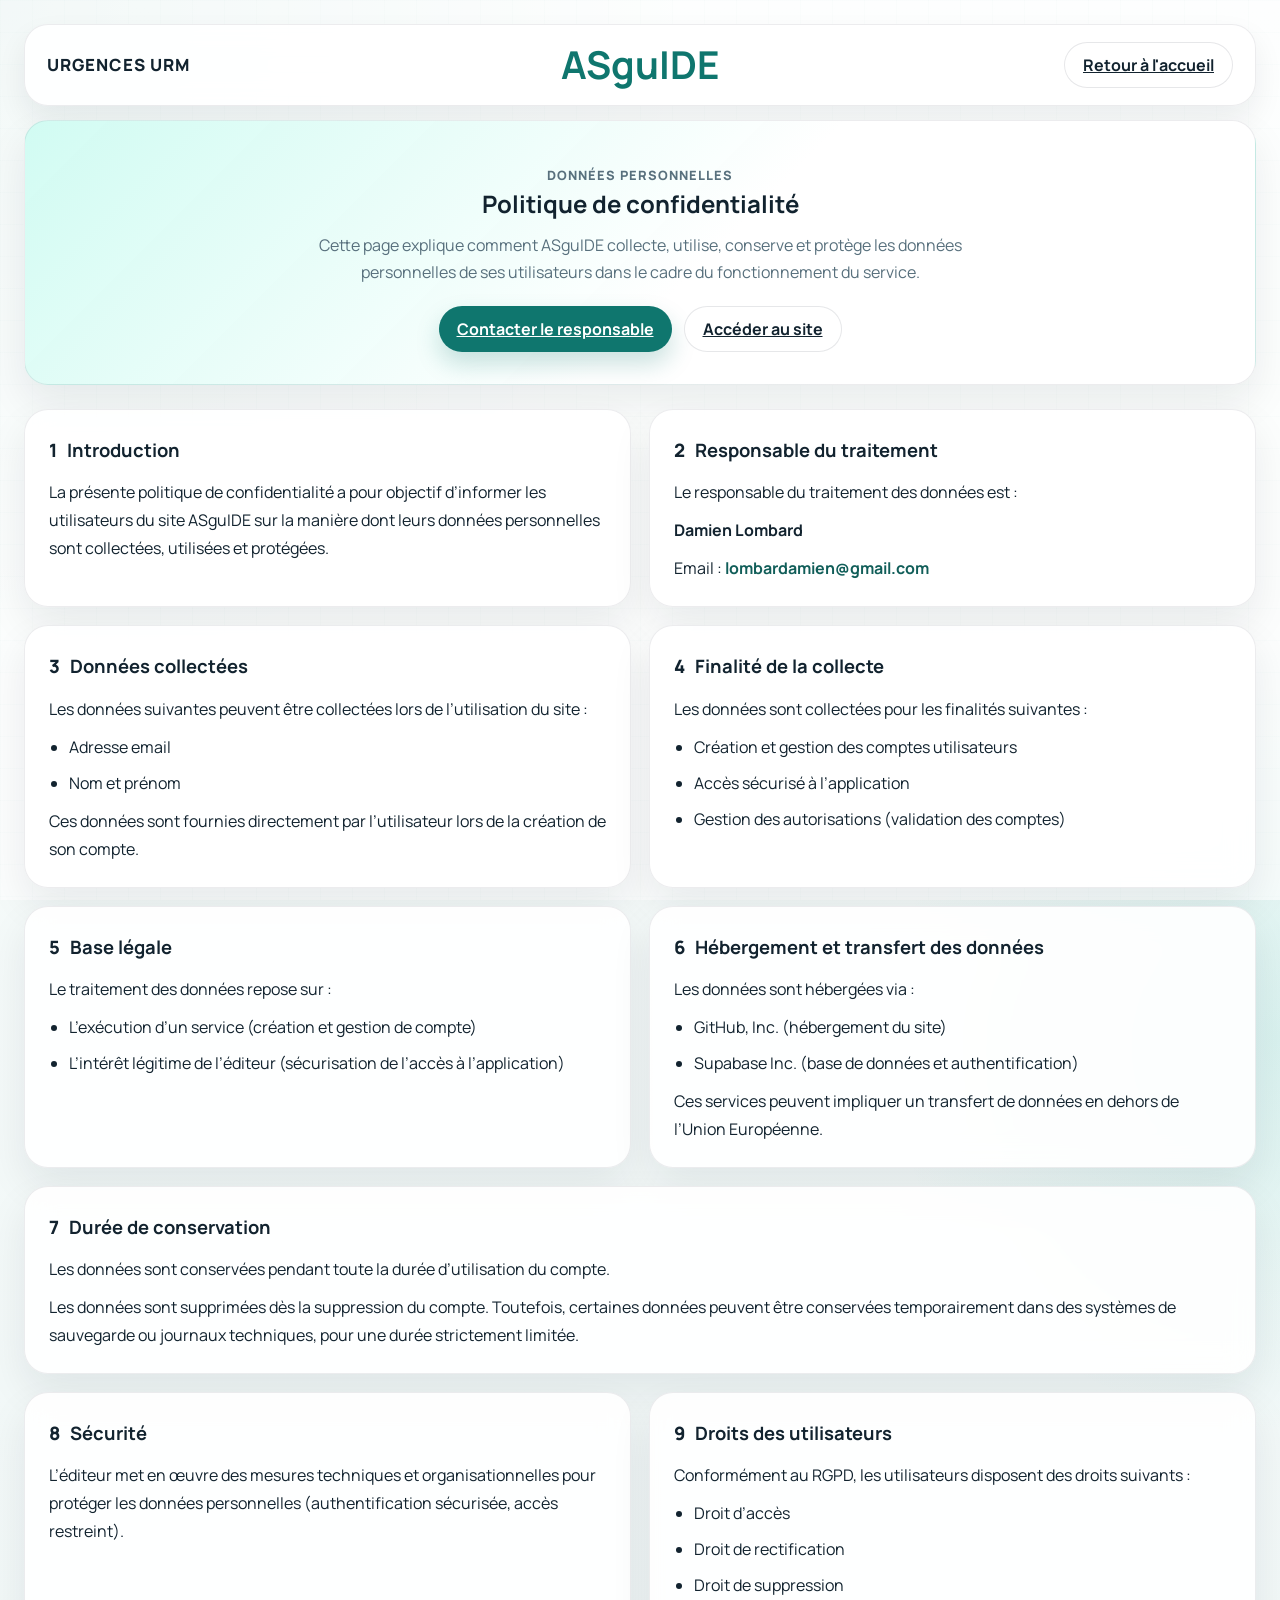
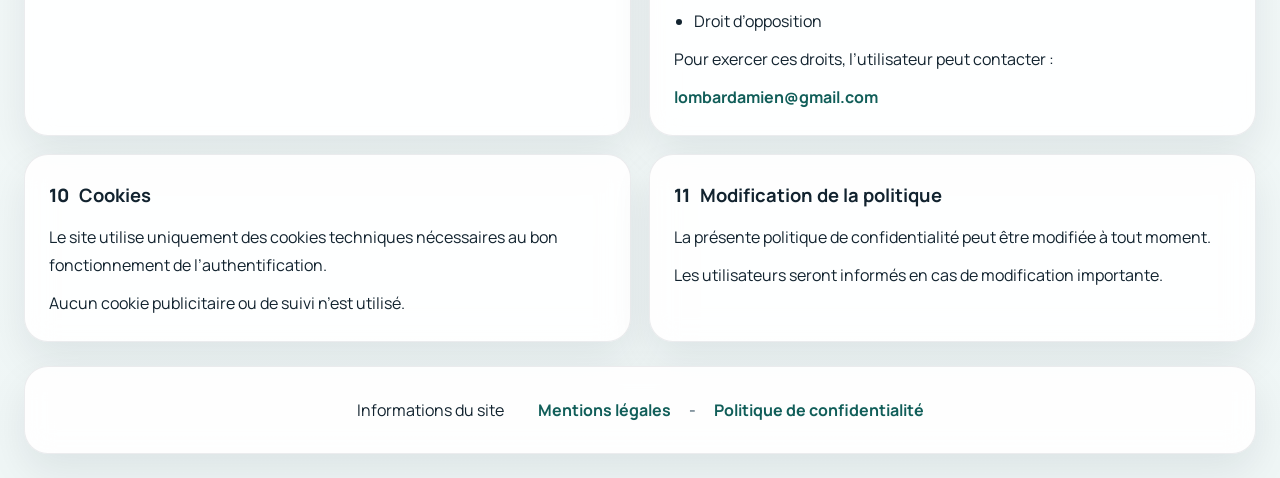
<file: politique-confidentialite.html>
<!DOCTYPE html>
<html lang="fr">
<head>
  <meta charset="UTF-8">
  <meta name="viewport" content="width=device-width, initial-scale=1.0">
  <meta name="theme-color" content="#0f766e">
  <title>Politique de confidentialité | ASguIDE</title>
  <link rel="preconnect" href="https://fonts.googleapis.com">
  <link rel="preconnect" href="https://fonts.gstatic.com" crossorigin>
  <link href="https://fonts.googleapis.com/css2?family=Manrope:wght@400;500;600;700;800&display=swap" rel="stylesheet">
  <link rel="stylesheet" href="./css/style.css">
  <style>
    .legal-shell {
      display: grid;
      gap: 24px;
    }

    .legal-hero,
    .legal-card {
      background: var(--surface);
      border: 1px solid var(--border);
      border-radius: var(--radius-xl);
      box-shadow: var(--shadow);
      backdrop-filter: blur(14px);
    }

    .legal-hero {
      padding: 32px;
      text-align: center;
      background:
        linear-gradient(135deg, rgba(204, 251, 241, 0.9) 0%, rgba(255, 255, 255, 0.92) 55%),
        var(--surface);
    }

    .legal-hero h2,
    .legal-card h3 {
      margin: 0;
    }

    .legal-hero p {
      max-width: 72ch;
      margin: 12px auto 0;
      color: var(--text-muted);
      line-height: 1.7;
    }

    .legal-grid {
      display: grid;
      gap: 18px;
    }

    .legal-card {
      padding: 24px;
    }

    .legal-card-header {
      display: flex;
      align-items: baseline;
      gap: 10px;
      margin-bottom: 12px;
      flex-wrap: wrap;
    }

    .legal-card-header .section-kicker {
      margin: 0;
      font-size: 1.15rem;
      letter-spacing: 0;
    }

    .legal-card h3 {
      margin: 0;
      font-size: 1.15rem;
    }

    .legal-card p,
    .legal-card li {
      margin: 0;
      color: var(--text);
      line-height: 1.75;
    }

    .legal-card .muted {
      color: var(--text-muted);
    }

    .legal-stack {
      display: grid;
      gap: 10px;
    }

    .legal-list {
      margin: 0;
      padding-left: 20px;
      display: grid;
      gap: 8px;
    }

    .legal-actions {
      display: flex;
      justify-content: center;
      flex-wrap: wrap;
      gap: 12px;
      margin-top: 20px;
    }

    .legal-link {
      color: var(--primary-strong);
      font-weight: 700;
      text-decoration: none;
    }

    .legal-link:hover,
    .legal-link:focus-visible {
      text-decoration: underline;
      text-underline-offset: 3px;
    }

    @media (min-width: 900px) {
      .legal-grid {
        grid-template-columns: repeat(2, minmax(0, 1fr));
      }

      .legal-card.is-full {
        grid-column: 1 / -1;
      }
    }

    @media (max-width: 720px) {
      .page-shell {
        padding: 16px;
      }

      .topbar {
        padding: 18px;
      }

      .topbar-brand {
        display: grid;
        gap: 6px;
        width: 100%;
        justify-items: center;
      }

      .topbar-brand h1 {
        position: static;
        transform: none;
        text-align: center;
        font-size: 2rem;
      }

      .legal-hero,
      .legal-card {
        padding: 20px;
      }
    }
  </style>
</head>
<body>
  <div class="app-background"></div>

  <div class="page-shell">
    <header class="topbar">
      <div class="topbar-brand">
        <p class="eyebrow">Urgences URM</p>
        <h1>ASguIDE</h1>
      </div>

      <a class="button button-secondary" href="./index.html">Retour à l'accueil</a>
    </header>

    <main class="legal-shell">
      <section class="legal-hero">
        <p class="section-kicker">Données personnelles</p>
        <h2>Politique de confidentialité</h2>
        <p>
          Cette page explique comment ASguIDE collecte, utilise, conserve et protège les données
          personnelles de ses utilisateurs dans le cadre du fonctionnement du service.
        </p>
        <div class="legal-actions">
          <a class="button button-primary" href="mailto:lombardamien@gmail.com">Contacter le responsable</a>
          <a class="button button-secondary" href="./index.html">Accéder au site</a>
        </div>
      </section>

      <section class="legal-grid" aria-label="Contenu de la politique de confidentialité">
        <article class="legal-card">
          <div class="legal-card-header">
            <p class="section-kicker">1</p>
            <h3>Introduction</h3>
          </div>
          <div class="legal-stack">
            <p>La présente politique de confidentialité a pour objectif d’informer les utilisateurs du site ASguIDE sur la manière dont leurs données personnelles sont collectées, utilisées et protégées.</p>
          </div>
        </article>

        <article class="legal-card">
          <div class="legal-card-header">
            <p class="section-kicker">2</p>
            <h3>Responsable du traitement</h3>
          </div>
          <div class="legal-stack">
            <p>Le responsable du traitement des données est :</p>
            <p><strong>Damien Lombard</strong></p>
            <p>Email : <a class="legal-link" href="mailto:lombardamien@gmail.com">lombardamien@gmail.com</a></p>
          </div>
        </article>

        <article class="legal-card">
          <div class="legal-card-header">
            <p class="section-kicker">3</p>
            <h3>Données collectées</h3>
          </div>
          <div class="legal-stack">
            <p>Les données suivantes peuvent être collectées lors de l’utilisation du site :</p>
            <ul class="legal-list">
              <li>Adresse email</li>
              <li>Nom et prénom</li>
            </ul>
            <p>Ces données sont fournies directement par l’utilisateur lors de la création de son compte.</p>
          </div>
        </article>

        <article class="legal-card">
          <div class="legal-card-header">
            <p class="section-kicker">4</p>
            <h3>Finalité de la collecte</h3>
          </div>
          <div class="legal-stack">
            <p>Les données sont collectées pour les finalités suivantes :</p>
            <ul class="legal-list">
              <li>Création et gestion des comptes utilisateurs</li>
              <li>Accès sécurisé à l’application</li>
              <li>Gestion des autorisations (validation des comptes)</li>
            </ul>
          </div>
        </article>

        <article class="legal-card">
          <div class="legal-card-header">
            <p class="section-kicker">5</p>
            <h3>Base légale</h3>
          </div>
          <div class="legal-stack">
            <p>Le traitement des données repose sur :</p>
            <ul class="legal-list">
              <li>L’exécution d’un service (création et gestion de compte)</li>
              <li>L’intérêt légitime de l’éditeur (sécurisation de l’accès à l’application)</li>
            </ul>
          </div>
        </article>

        <article class="legal-card">
          <div class="legal-card-header">
            <p class="section-kicker">6</p>
            <h3>Hébergement et transfert des données</h3>
          </div>
          <div class="legal-stack">
            <p>Les données sont hébergées via :</p>
            <ul class="legal-list">
              <li>GitHub, Inc. (hébergement du site)</li>
              <li>Supabase Inc. (base de données et authentification)</li>
            </ul>
            <p>Ces services peuvent impliquer un transfert de données en dehors de l’Union Européenne.</p>
          </div>
        </article>

        <article class="legal-card is-full">
          <div class="legal-card-header">
            <p class="section-kicker">7</p>
            <h3>Durée de conservation</h3>
          </div>
          <div class="legal-stack">
            <p>Les données sont conservées pendant toute la durée d’utilisation du compte.</p>
            <p>Les données sont supprimées dès la suppression du compte. Toutefois, certaines données peuvent être conservées temporairement dans des systèmes de sauvegarde ou journaux techniques, pour une durée strictement limitée.</p>
          </div>
        </article>

        <article class="legal-card">
          <div class="legal-card-header">
            <p class="section-kicker">8</p>
            <h3>Sécurité</h3>
          </div>
          <div class="legal-stack">
            <p>L’éditeur met en œuvre des mesures techniques et organisationnelles pour protéger les données personnelles (authentification sécurisée, accès restreint).</p>
          </div>
        </article>

        <article class="legal-card">
          <div class="legal-card-header">
            <p class="section-kicker">9</p>
            <h3>Droits des utilisateurs</h3>
          </div>
          <div class="legal-stack">
            <p>Conformément au RGPD, les utilisateurs disposent des droits suivants :</p>
            <ul class="legal-list">
              <li>Droit d’accès</li>
              <li>Droit de rectification</li>
              <li>Droit de suppression</li>
              <li>Droit d’opposition</li>
            </ul>
            <p>Pour exercer ces droits, l’utilisateur peut contacter :</p>
            <p><a class="legal-link" href="mailto:lombardamien@gmail.com">lombardamien@gmail.com</a></p>
          </div>
        </article>

        <article class="legal-card">
          <div class="legal-card-header">
            <p class="section-kicker">10</p>
            <h3>Cookies</h3>
          </div>
          <div class="legal-stack">
            <p>Le site utilise uniquement des cookies techniques nécessaires au bon fonctionnement de l’authentification.</p>
            <p>Aucun cookie publicitaire ou de suivi n’est utilisé.</p>
          </div>
        </article>

        <article class="legal-card">
          <div class="legal-card-header">
            <p class="section-kicker">11</p>
            <h3>Modification de la politique</h3>
          </div>
          <div class="legal-stack">
            <p>La présente politique de confidentialité peut être modifiée à tout moment.</p>
            <p>Les utilisateurs seront informés en cas de modification importante.</p>
          </div>
        </article>
      </section>
    </main>

    <footer class="site-footer panel" aria-label="Liens légaux">
      <p class="site-footer-text">Informations du site</p>
      <div class="site-footer-links">
        <a class="site-footer-link" href="./mentions-legales.html">Mentions légales</a>
        <a class="site-footer-link" href="./politique-confidentialite.html">Politique de confidentialité</a>
      </div>
    </footer>
  </div>
</body>
</html>
</file>
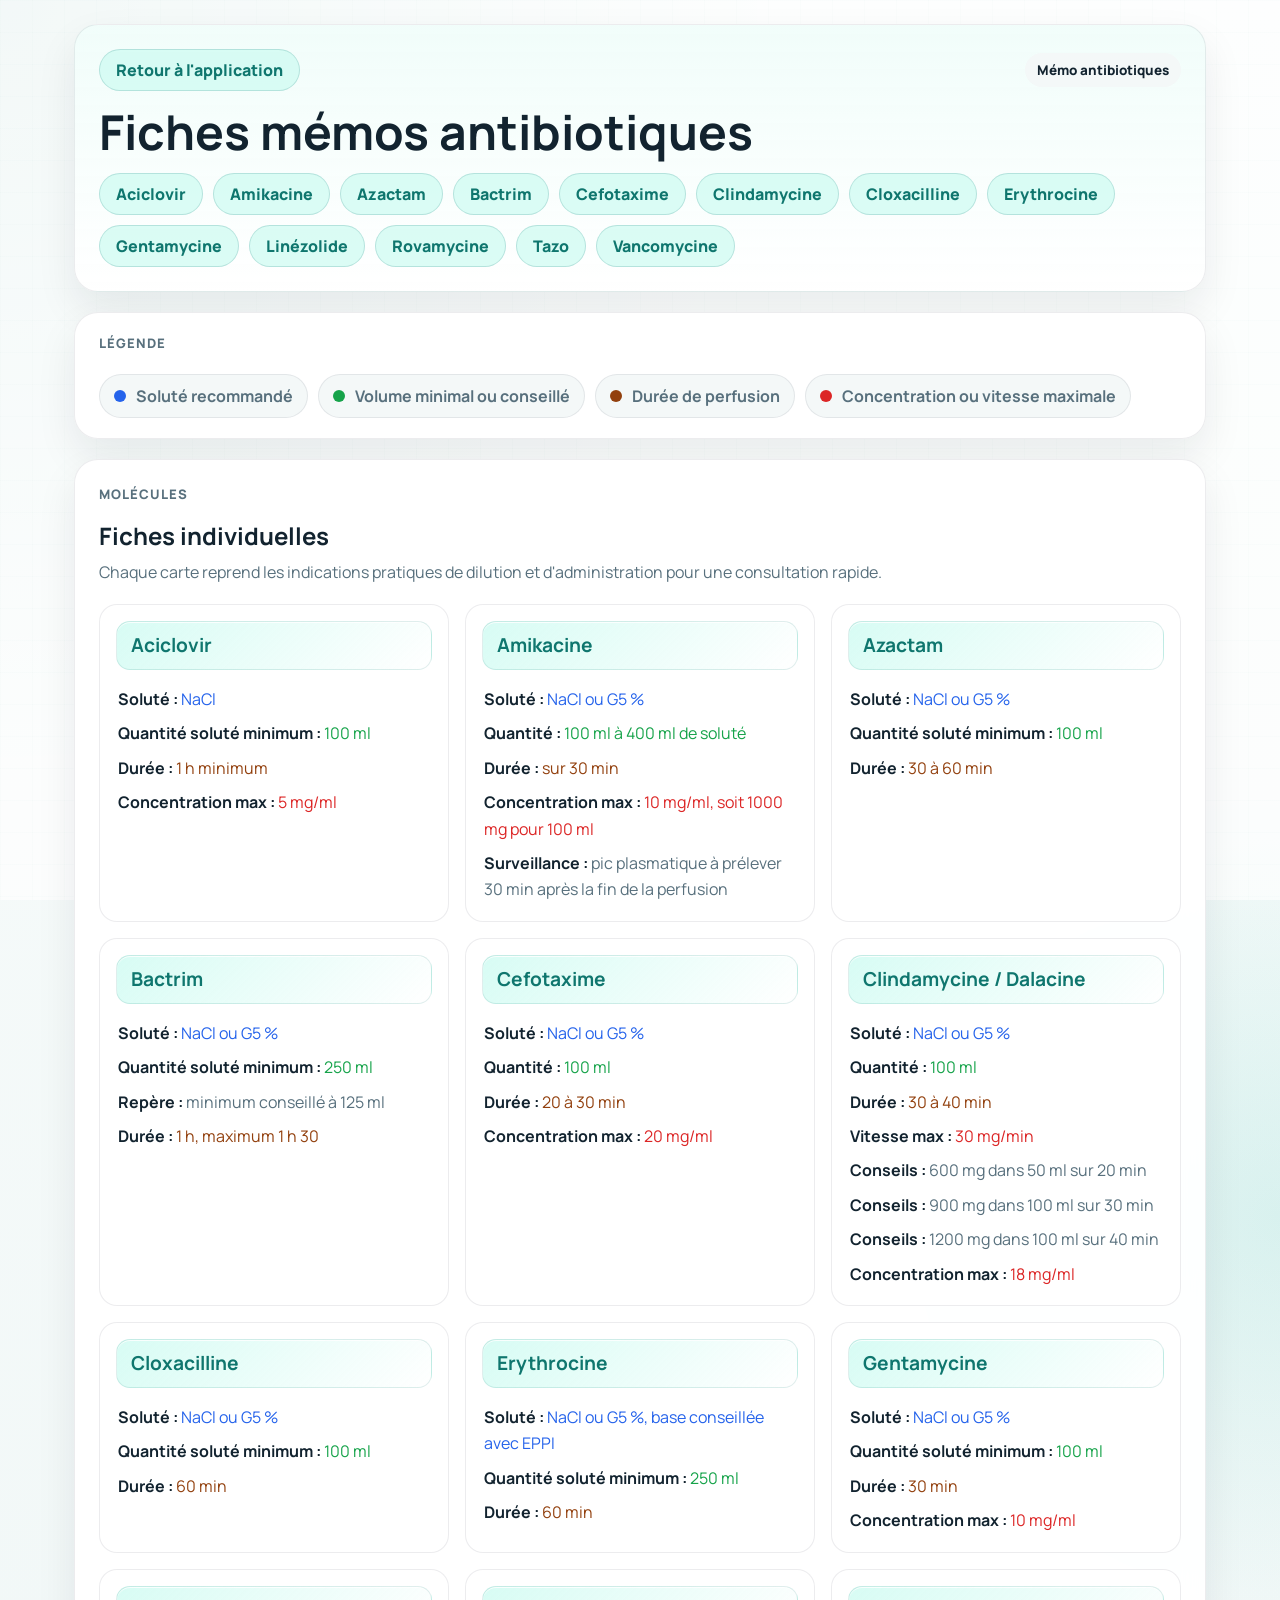
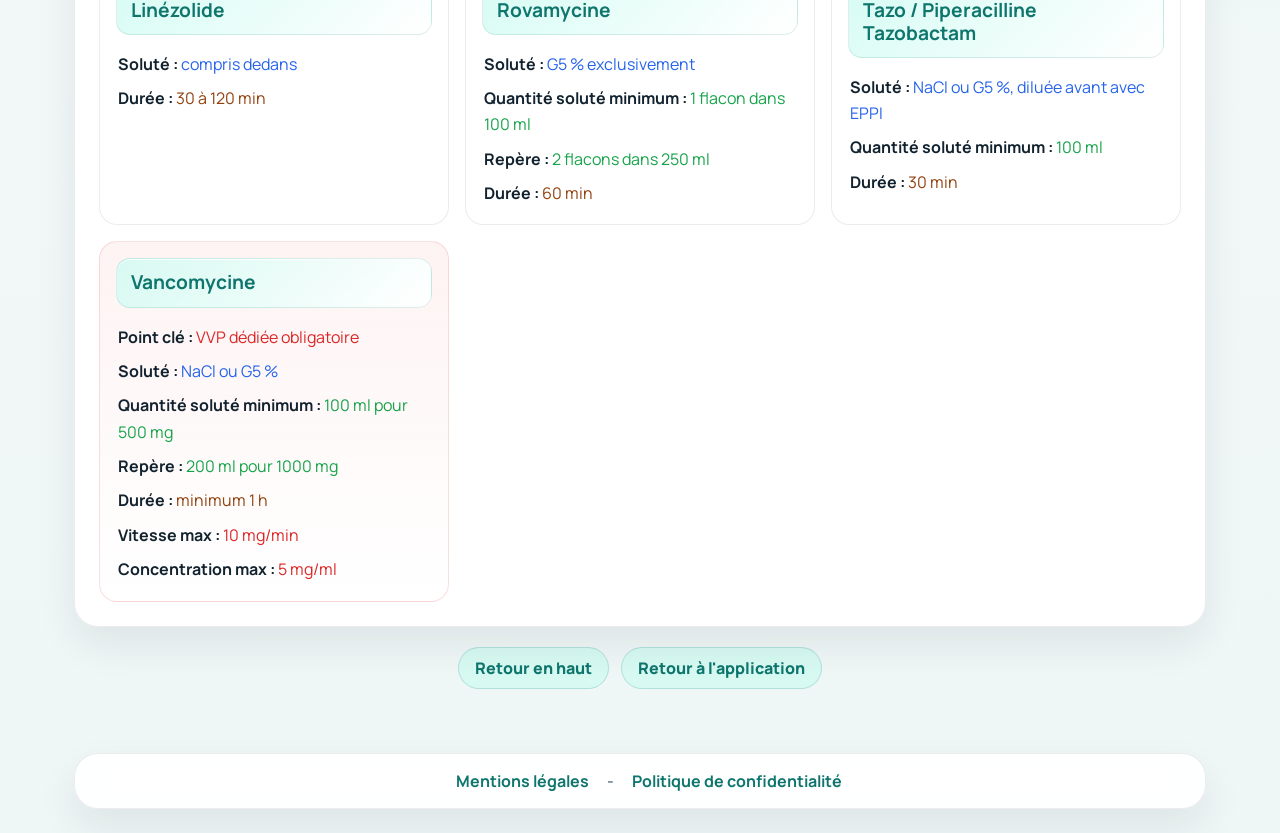
<file: html/memo-antibiotiques.html>
<!DOCTYPE html>
<html lang="fr">
<head>
  <meta charset="UTF-8">
  <meta name="viewport" content="width=device-width, initial-scale=1.0">
  <meta name="theme-color" content="#0f766e">
  <title>Fiches mémos antibiotiques</title>
  <link rel="preconnect" href="https://fonts.googleapis.com">
  <link rel="preconnect" href="https://fonts.gstatic.com" crossorigin>
  <link href="https://fonts.googleapis.com/css2?family=Manrope:wght@400;500;600;700;800&display=swap" rel="stylesheet">
  <style>
    :root {
      --bg: #eff6f6;
      --surface: rgba(255, 255, 255, 0.94);
      --surface-strong: #ffffff;
      --surface-muted: #f4f8f8;
      --border: rgba(15, 23, 42, 0.08);
      --text: #12232f;
      --text-muted: #58707d;
      --primary: #0f766e;
      --primary-soft: #ccfbf1;
      --danger: #c2410c;
      --warning: #92400e;
      --info: #2563eb;
      --success: #16a34a;
      --shadow: 0 18px 40px rgba(15, 23, 42, 0.08);
      --radius-xl: 24px;
      --radius-lg: 18px;
      --radius-md: 14px;
      --max-width: 1180px;
    }

    * {
      box-sizing: border-box;
    }

    html {
      scroll-behavior: smooth;
    }

    body {
      margin: 0;
      font-family: "Manrope", sans-serif;
      color: var(--text);
      background:
        radial-gradient(circle at top left, rgba(15, 118, 110, 0.12), transparent 28%),
        radial-gradient(circle at right, rgba(20, 184, 166, 0.12), transparent 24%),
        linear-gradient(180deg, #f8fcfb 0%, var(--bg) 100%);
    }

    a {
      color: inherit;
    }

    .app-background {
      position: fixed;
      inset: 0;
      background-image:
        linear-gradient(rgba(255, 255, 255, 0.65), rgba(255, 255, 255, 0.65)),
        linear-gradient(90deg, rgba(15, 118, 110, 0.04) 1px, transparent 1px),
        linear-gradient(rgba(15, 118, 110, 0.04) 1px, transparent 1px);
      background-size: auto, 32px 32px, 32px 32px;
      pointer-events: none;
    }

    .page-shell {
      position: relative;
      z-index: 1;
      width: min(100%, var(--max-width));
      margin: 0 auto;
      padding: 24px;
      display: grid;
      gap: 20px;
    }

    .panel {
      background: var(--surface);
      border: 1px solid var(--border);
      border-radius: var(--radius-xl);
      box-shadow: var(--shadow);
      backdrop-filter: blur(14px);
    }

    .hero {
      padding: 24px;
      display: grid;
      gap: 16px;
      background:
        linear-gradient(180deg, rgba(240, 253, 250, 0.92) 0%, rgba(255, 255, 255, 0.98) 100%);
    }

    .hero-top {
      display: flex;
      align-items: center;
      justify-content: space-between;
      gap: 16px;
      flex-wrap: wrap;
    }

    .back-link,
    .anchor-chip {
      display: inline-flex;
      align-items: center;
      justify-content: center;
      min-height: 42px;
      padding: 0 16px;
      color: var(--primary);
      background: rgba(204, 251, 241, 0.7);
      border: 1px solid rgba(15, 118, 110, 0.18);
      border-radius: 999px;
      font-weight: 800;
      text-decoration: none;
    }

    .eyebrow {
      margin: 0 0 6px;
      color: var(--primary);
      font-size: 0.82rem;
      font-weight: 800;
      letter-spacing: 0.08em;
      text-transform: uppercase;
    }

    h1,
    h2,
    h3,
    p {
      margin: 0;
    }

    h1 {
      font-size: clamp(2rem, 4vw, 3rem);
      line-height: 1.05;
    }

    .hero-copy {
      display: grid;
      gap: 10px;
      max-width: 860px;
    }

    .hero-copy p {
      color: var(--text-muted);
      line-height: 1.65;
    }

    .tag-line {
      display: inline-flex;
      align-items: center;
      gap: 8px;
      width: fit-content;
      padding: 8px 12px;
      border-radius: 999px;
      font-size: 0.84rem;
      font-weight: 800;
      background: var(--surface-muted);
    }

    .legend {
      display: grid;
      gap: 14px;
      padding: 20px 24px;
    }

    .legend-grid,
    .anchors {
      display: flex;
      gap: 10px;
      flex-wrap: wrap;
    }

    .legend-item {
      display: inline-flex;
      align-items: center;
      gap: 10px;
      padding: 10px 14px;
      background: var(--surface-muted);
      border: 1px solid var(--border);
      border-radius: 999px;
      color: var(--text-muted);
      font-weight: 700;
    }

    .swatch {
      width: 12px;
      height: 12px;
      border-radius: 999px;
      flex: 0 0 auto;
    }

    .swatch.solvent {
      background: var(--info);
    }

    .swatch.volume {
      background: var(--success);
    }

    .swatch.duration {
      background: var(--warning);
    }

    .swatch.limit {
      background: #dc2626;
    }

    .section-block {
      padding: 24px;
      display: grid;
      gap: 18px;
    }

    .section-header {
      display: grid;
      gap: 8px;
    }

    .section-header p {
      color: var(--text-muted);
      line-height: 1.6;
    }

    .variant-grid {
      display: grid;
      grid-template-columns: repeat(auto-fit, minmax(280px, 1fr));
      gap: 16px;
    }

    .variant-card {
      padding: 18px;
      background: var(--surface-strong);
      border: 1px solid var(--border);
      border-radius: var(--radius-lg);
      display: grid;
      align-content: start;
      gap: 14px;
      scroll-margin-top: 24px;
    }

    .variant-card.is-highlight {
      background:
        linear-gradient(180deg, rgba(254, 242, 242, 0.92) 0%, rgba(255, 255, 255, 1) 100%);
      border-color: rgba(220, 38, 38, 0.14);
    }

    .variant-card h3 {
      margin: -2px -2px 2px;
      padding: 12px 14px;
      font-size: 1.2rem;
      line-height: 1.2;
      color: var(--primary);
      background: linear-gradient(135deg, rgba(204, 251, 241, 0.78) 0%, rgba(255, 255, 255, 0.98) 100%);
      border: 1px solid rgba(15, 118, 110, 0.12);
      border-radius: var(--radius-md);
      box-shadow: inset 0 1px 0 rgba(255, 255, 255, 0.8);
    }

    .variant-body {
      display: grid;
      gap: 8px;
      color: var(--text-muted);
      line-height: 1.65;
    }

    .variant-body strong {
      color: var(--text);
    }

    .c-solvent {
      color: var(--info);
    }

    .c-volume {
      color: var(--success);
    }

    .c-duration {
      color: var(--warning);
    }

    .c-limit {
      color: #dc2626;
    }

    .muted {
      color: var(--text-muted);
    }

    .footer-actions {
      display: flex;
      justify-content: center;
      gap: 12px;
      flex-wrap: wrap;
      padding: 0 0 12px;
    }

    .site-footer {
      display: flex;
      align-items: center;
      justify-content: center;
      gap: 16px;
      margin-top: 4px;
      padding: 16px 24px;
    }

    .site-footer-links {
      display: flex;
      align-items: center;
      justify-content: center;
      gap: 18px;
      flex-wrap: wrap;
    }

    .site-footer-links::before {
      content: "";
    }

    .site-footer-link {
      color: var(--primary);
      font-weight: 700;
      text-decoration: none;
    }

    .site-footer-link + .site-footer-link::before {
      content: "-";
      margin-right: 18px;
      color: var(--text-muted);
      font-weight: 600;
    }

    .site-footer-link:hover,
    .site-footer-link:focus-visible {
      text-decoration: underline;
      text-underline-offset: 3px;
    }

    .mobile-nav {
      display: none;
    }

    @media (max-width: 720px) {
      .page-shell {
        padding: 16px;
        padding-bottom: calc(116px + env(safe-area-inset-bottom));
      }

      .hero,
      .legend,
      .section-block {
        padding: 18px;
      }

      .variant-grid {
        grid-template-columns: 1fr;
      }
    }

    @media (max-width: 960px) {
      .mobile-nav {
        position: fixed;
        left: 14px;
        right: 14px;
        bottom: 0;
        z-index: 60;
        display: grid;
        grid-template-columns: repeat(6, minmax(0, 1fr));
        gap: 8px;
        padding: 10px 10px max(10px, env(safe-area-inset-bottom));
        background: rgba(255, 255, 255, 0.92);
        border: 1px solid rgba(15, 23, 42, 0.08);
        border-radius: 22px;
        box-shadow: 0 20px 44px rgba(15, 23, 42, 0.16);
        backdrop-filter: blur(16px);
      }

      .mobile-nav-button {
        display: grid;
        justify-items: center;
        gap: 4px;
        min-width: 0;
        padding: 8px 4px;
        color: var(--text-muted);
        background: transparent;
        border-radius: 16px;
        text-decoration: none;
      }

      .mobile-nav-button.is-active {
        color: #115e59;
        background: rgba(204, 251, 241, 0.72);
      }

      .mobile-nav-icon {
        font-size: 1.1rem;
        line-height: 1;
      }

      .mobile-nav-label {
        max-width: 100%;
        overflow: hidden;
        font-size: 0.62rem;
        font-weight: 800;
        line-height: 1.1;
        text-align: center;
        text-overflow: ellipsis;
        white-space: nowrap;
      }
    }
  </style>
</head>
<body>
  <div class="app-background"></div>
  <main class="page-shell" id="top">
    <header class="panel hero">
      <div class="hero-top">
        <a class="back-link" href="../index.html">Retour à l'application</a>
        <span class="tag-line">Mémo antibiotiques</span>
      </div>
      <div class="hero-copy">
        <h1>Fiches mémos antibiotiques</h1>
      </div>
      <nav class="anchors" aria-label="Navigation rapide">
        <a class="anchor-chip" href="#aciclovir">Aciclovir</a>
        <a class="anchor-chip" href="#amikacine">Amikacine</a>
        <a class="anchor-chip" href="#azactam">Azactam</a>
        <a class="anchor-chip" href="#bactrim">Bactrim</a>
        <a class="anchor-chip" href="#cefotaxime">Cefotaxime</a>
        <a class="anchor-chip" href="#clindamycine">Clindamycine</a>
        <a class="anchor-chip" href="#cloxacilline">Cloxacilline</a>
        <a class="anchor-chip" href="#erythrocine">Erythrocine</a>
        <a class="anchor-chip" href="#gentamycine">Gentamycine</a>
        <a class="anchor-chip" href="#linezolide">Linézolide</a>
        <a class="anchor-chip" href="#rovamycine">Rovamycine</a>
        <a class="anchor-chip" href="#tazo">Tazo</a>
        <a class="anchor-chip" href="#vancomycine">Vancomycine</a>
      </nav>
    </header>

    <section class="panel legend">
      <div class="section-header">
        <p class="eyebrow">Légende</p>
      </div>
      <div class="legend-grid">
        <span class="legend-item"><span class="swatch solvent"></span>Soluté recommandé</span>
        <span class="legend-item"><span class="swatch volume"></span>Volume minimal ou conseillé</span>
        <span class="legend-item"><span class="swatch duration"></span>Durée de perfusion</span>
        <span class="legend-item"><span class="swatch limit"></span>Concentration ou vitesse maximale</span>
      </div>
    </section>

    <section class="panel section-block">
      <div class="section-header">
        <p class="eyebrow">Molécules</p>
        <h2>Fiches individuelles</h2>
        <p>Chaque carte reprend les indications pratiques de dilution et d'administration pour une consultation rapide.</p>
      </div>
      <div class="variant-grid">
        <article class="variant-card" id="aciclovir">
          <h3>Aciclovir</h3>
          <div class="variant-body">
            <p class="c-solvent"><strong>Soluté :</strong> NaCl</p>
            <p class="c-volume"><strong>Quantité soluté minimum :</strong> 100 ml</p>
            <p class="c-duration"><strong>Durée :</strong> 1 h minimum</p>
            <p class="c-limit"><strong>Concentration max :</strong> 5 mg/ml</p>
          </div>
        </article>

        <article class="variant-card" id="amikacine">
          <h3>Amikacine</h3>
          <div class="variant-body">
            <p class="c-solvent"><strong>Soluté :</strong> NaCl ou G5 %</p>
            <p class="c-volume"><strong>Quantité :</strong> 100 ml à 400 ml de soluté</p>
            <p class="c-duration"><strong>Durée :</strong> sur 30 min</p>
            <p class="c-limit"><strong>Concentration max :</strong> 10 mg/ml, soit 1000 mg pour 100 ml</p>
            <p><strong>Surveillance :</strong> pic plasmatique à prélever 30 min après la fin de la perfusion</p>
          </div>
        </article>

        <article class="variant-card" id="azactam">
          <h3>Azactam</h3>
          <div class="variant-body">
            <p class="c-solvent"><strong>Soluté :</strong> NaCl ou G5 %</p>
            <p class="c-volume"><strong>Quantité soluté minimum :</strong> 100 ml</p>
            <p class="c-duration"><strong>Durée :</strong> 30 à 60 min</p>
          </div>
        </article>

        <article class="variant-card" id="bactrim">
          <h3>Bactrim</h3>
          <div class="variant-body">
            <p class="c-solvent"><strong>Soluté :</strong> NaCl ou G5 %</p>
            <p class="c-volume"><strong>Quantité soluté minimum :</strong> 250 ml</p>
            <p><strong>Repère :</strong> minimum conseillé à 125 ml</p>
            <p class="c-duration"><strong>Durée :</strong> 1 h, maximum 1 h 30</p>
          </div>
        </article>

        <article class="variant-card" id="cefotaxime">
          <h3>Cefotaxime</h3>
          <div class="variant-body">
            <p class="c-solvent"><strong>Soluté :</strong> NaCl ou G5 %</p>
            <p class="c-volume"><strong>Quantité :</strong> 100 ml</p>
            <p class="c-duration"><strong>Durée :</strong> 20 à 30 min</p>
            <p class="c-limit"><strong>Concentration max :</strong> 20 mg/ml</p>
          </div>
        </article>

        <article class="variant-card" id="clindamycine">
          <h3>Clindamycine / Dalacine</h3>
          <div class="variant-body">
            <p class="c-solvent"><strong>Soluté :</strong> NaCl ou G5 %</p>
            <p class="c-volume"><strong>Quantité :</strong> 100 ml</p>
            <p class="c-duration"><strong>Durée :</strong> 30 à 40 min</p>
            <p class="c-limit"><strong>Vitesse max :</strong> 30 mg/min</p>
            <p><strong>Conseils :</strong> 600 mg dans 50 ml sur 20 min</p>
            <p><strong>Conseils :</strong> 900 mg dans 100 ml sur 30 min</p>
            <p><strong>Conseils :</strong> 1200 mg dans 100 ml sur 40 min</p>
            <p class="c-limit"><strong>Concentration max :</strong> 18 mg/ml</p>
          </div>
        </article>

        <article class="variant-card" id="cloxacilline">
          <h3>Cloxacilline</h3>
          <div class="variant-body">
            <p class="c-solvent"><strong>Soluté :</strong> NaCl ou G5 %</p>
            <p class="c-volume"><strong>Quantité soluté minimum :</strong> 100 ml</p>
            <p class="c-duration"><strong>Durée :</strong> 60 min</p>
          </div>
        </article>

        <article class="variant-card" id="erythrocine">
          <h3>Erythrocine</h3>
          <div class="variant-body">
            <p class="c-solvent"><strong>Soluté :</strong> NaCl ou G5 %, base conseillée avec EPPI</p>
            <p class="c-volume"><strong>Quantité soluté minimum :</strong> 250 ml</p>
            <p class="c-duration"><strong>Durée :</strong> 60 min</p>
          </div>
        </article>

        <article class="variant-card" id="gentamycine">
          <h3>Gentamycine</h3>
          <div class="variant-body">
            <p class="c-solvent"><strong>Soluté :</strong> NaCl ou G5 %</p>
            <p class="c-volume"><strong>Quantité soluté minimum :</strong> 100 ml</p>
            <p class="c-duration"><strong>Durée :</strong> 30 min</p>
            <p class="c-limit"><strong>Concentration max :</strong> 10 mg/ml</p>
          </div>
        </article>

        <article class="variant-card" id="linezolide">
          <h3>Linézolide</h3>
          <div class="variant-body">
            <p class="c-solvent"><strong>Soluté :</strong> compris dedans</p>
            <p class="c-duration"><strong>Durée :</strong> 30 à 120 min</p>
          </div>
        </article>

        <article class="variant-card" id="rovamycine">
          <h3>Rovamycine</h3>
          <div class="variant-body">
            <p class="c-solvent"><strong>Soluté :</strong> G5 % exclusivement</p>
            <p class="c-volume"><strong>Quantité soluté minimum :</strong> 1 flacon dans 100 ml</p>
            <p class="c-volume"><strong>Repère :</strong> 2 flacons dans 250 ml</p>
            <p class="c-duration"><strong>Durée :</strong> 60 min</p>
          </div>
        </article>

        <article class="variant-card" id="tazo">
          <h3>Tazo / Piperacilline Tazobactam</h3>
          <div class="variant-body">
            <p class="c-solvent"><strong>Soluté :</strong> NaCl ou G5 %, diluée avant avec EPPI</p>
            <p class="c-volume"><strong>Quantité soluté minimum :</strong> 100 ml</p>
            <p class="c-duration"><strong>Durée :</strong> 30 min</p>
          </div>
        </article>

        <article class="variant-card is-highlight" id="vancomycine">
          <h3>Vancomycine</h3>
          <div class="variant-body">
            <p class="c-limit"><strong>Point clé :</strong> VVP dédiée obligatoire</p>
            <p class="c-solvent"><strong>Soluté :</strong> NaCl ou G5 %</p>
            <p class="c-volume"><strong>Quantité soluté minimum :</strong> 100 ml pour 500 mg</p>
            <p class="c-volume"><strong>Repère :</strong> 200 ml pour 1000 mg</p>
            <p class="c-duration"><strong>Durée :</strong> minimum 1 h</p>
            <p class="c-limit"><strong>Vitesse max :</strong> 10 mg/min</p>
            <p class="c-limit"><strong>Concentration max :</strong> 5 mg/ml</p>
          </div>
        </article>
      </div>
    </section>

    <div class="footer-actions">
      <a class="back-link" href="#top">Retour en haut</a>
      <a class="back-link" href="../index.html">Retour à l'application</a>
    </div>
  </main>
  <footer class="page-shell">
    <div class="panel site-footer" aria-label="Liens légaux">
      <div class="site-footer-links">
        <a class="site-footer-link" href="./mentions-legales.html">Mentions légales</a>
        <a class="site-footer-link" href="./politique-confidentialite.html">Politique de confidentialité</a>
      </div>
    </div>
  </footer>
  <nav class="mobile-nav" aria-label="Navigation mobile principale">
    <a class="mobile-nav-button is-active" href="../index.html" data-app-view="medications">
      <span class="mobile-nav-icon" aria-hidden="true">💊</span>
      <span class="mobile-nav-label">Médicaments</span>
    </a>
    <a class="mobile-nav-button" href="../index.html" data-app-view="protocols">
      <span class="mobile-nav-icon" aria-hidden="true">📋</span>
      <span class="mobile-nav-label">Protocoles / Procédures</span>
    </a>
    <a class="mobile-nav-button" href="../index.html" data-app-view="services">
      <span class="mobile-nav-icon" aria-hidden="true">🏥</span>
      <span class="mobile-nav-label">Services</span>
    </a>
    <a class="mobile-nav-button" href="../index.html" data-app-view="emergency-meds">
      <span class="mobile-nav-icon" aria-hidden="true">⚡</span>
      <span class="mobile-nav-label">Médocs d'urgence</span>
    </a>
    <a class="mobile-nav-button" href="../index.html" data-app-view="directories">
      <span class="mobile-nav-icon" aria-hidden="true">☎</span>
      <span class="mobile-nav-label">Annuaires</span>
    </a>
    <a class="mobile-nav-button" href="../index.html" data-app-view="codes">
      <span class="mobile-nav-icon" aria-hidden="true">#</span>
      <span class="mobile-nav-label">Codes / Liens</span>
    </a>
  </nav>
  <script>
    document.querySelectorAll("[data-app-view]").forEach((link) => {
      link.addEventListener("click", () => {
        window.localStorage.setItem(
          "asguide.appState",
          JSON.stringify({ currentView: link.dataset.appView, viewContext: {} })
        );
      });
    });
  </script>
</body>
</html>
</file>
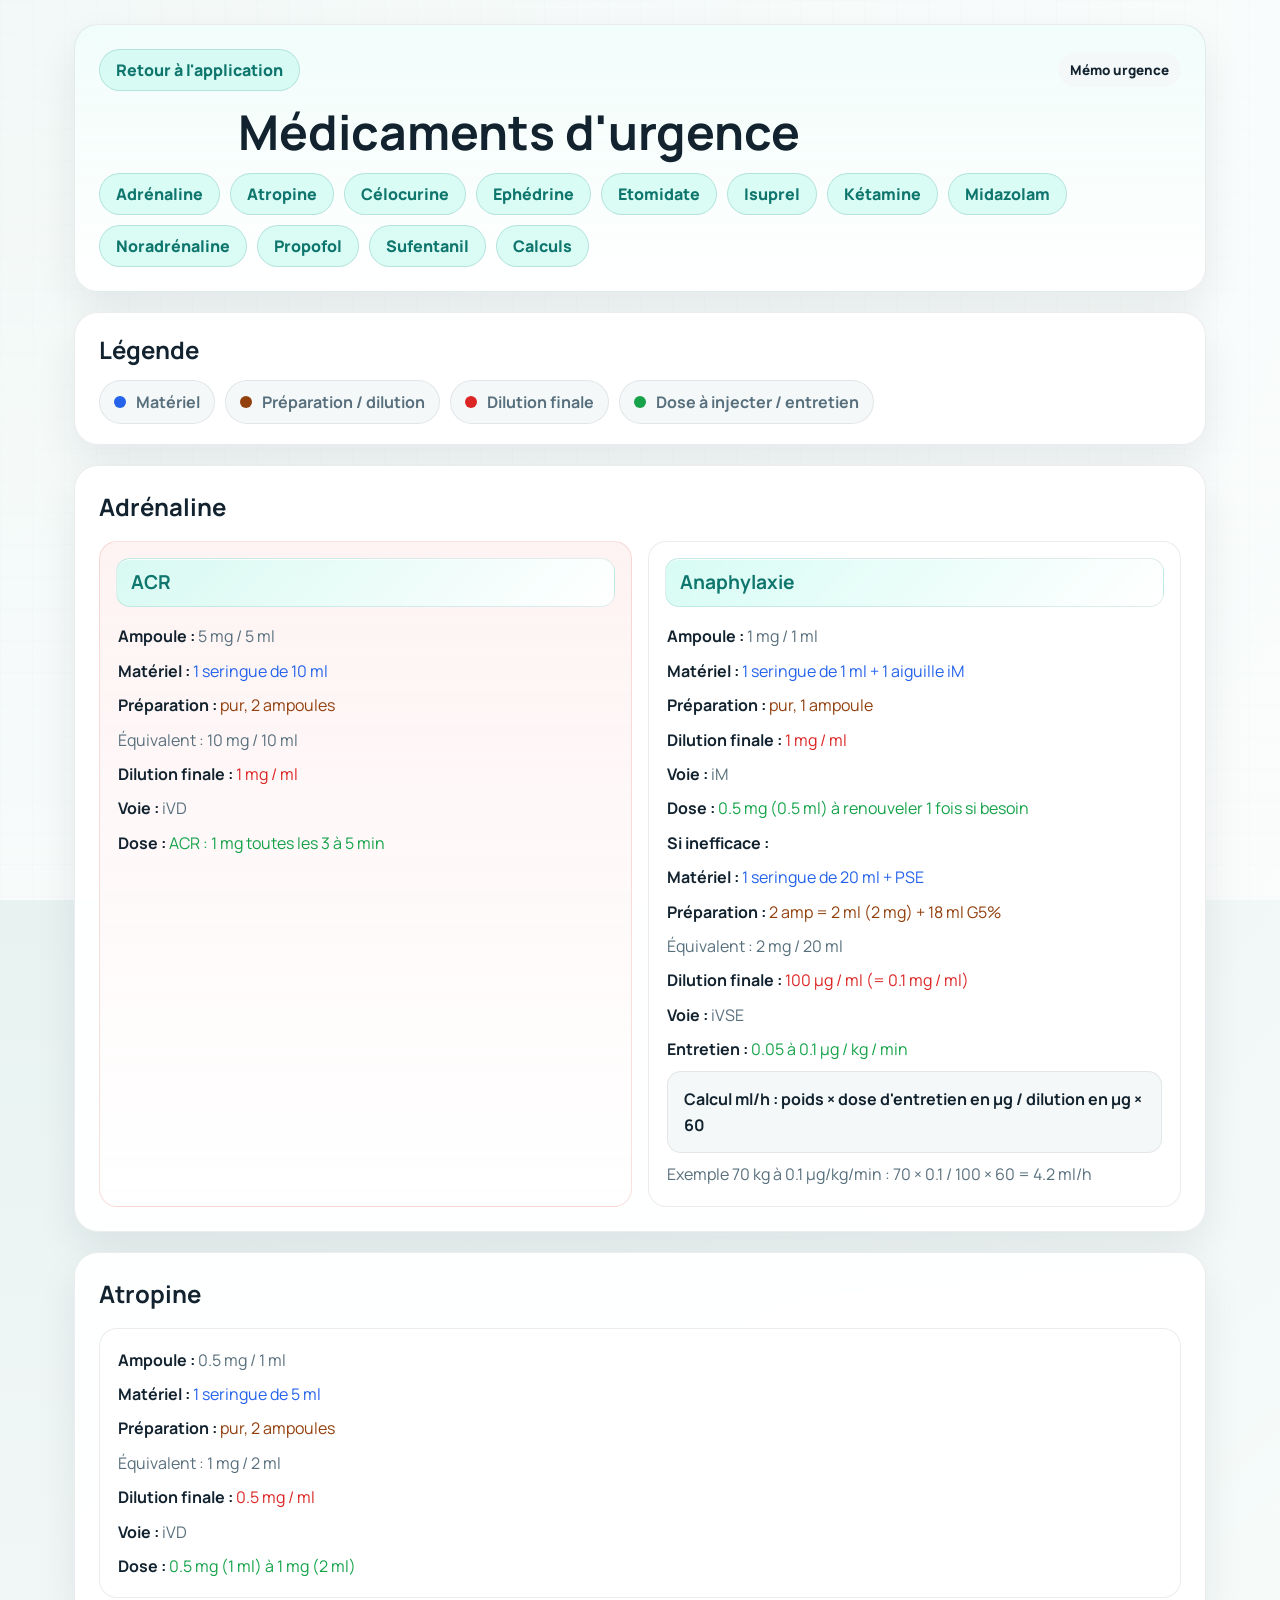
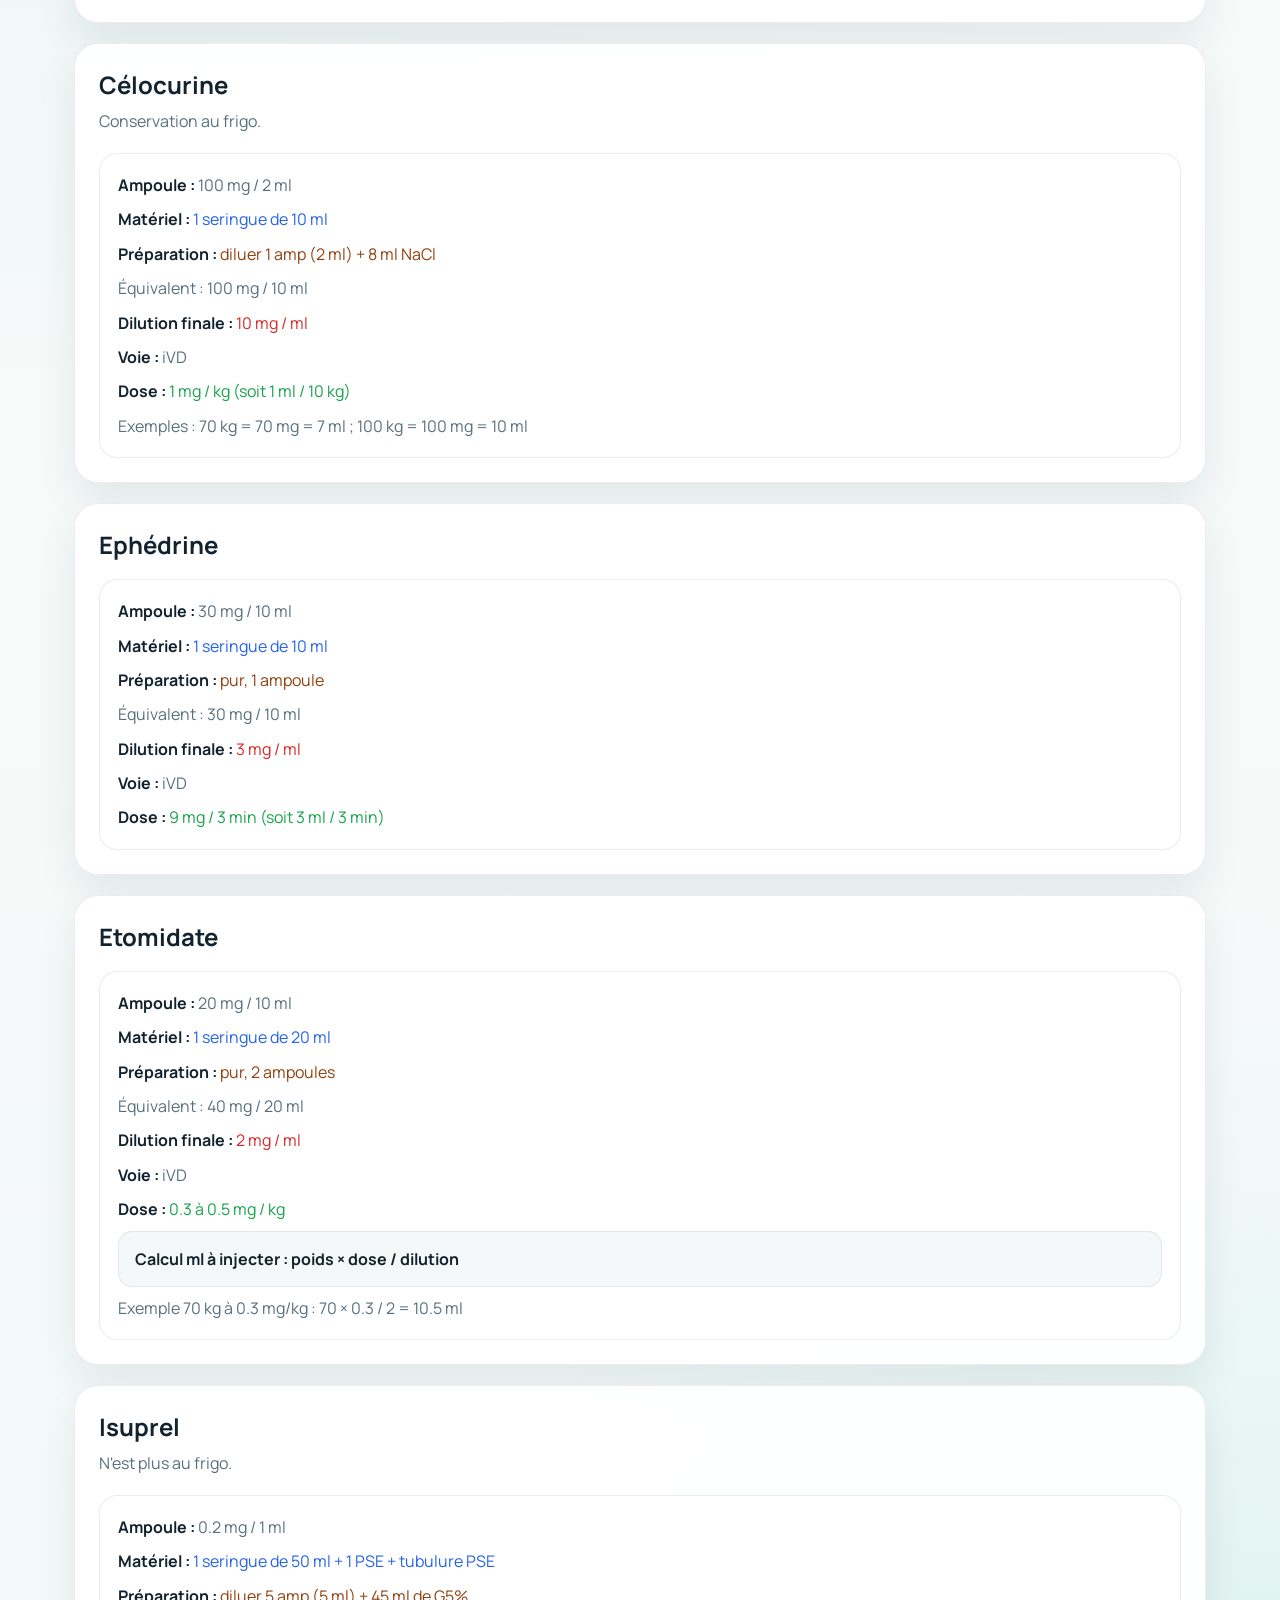
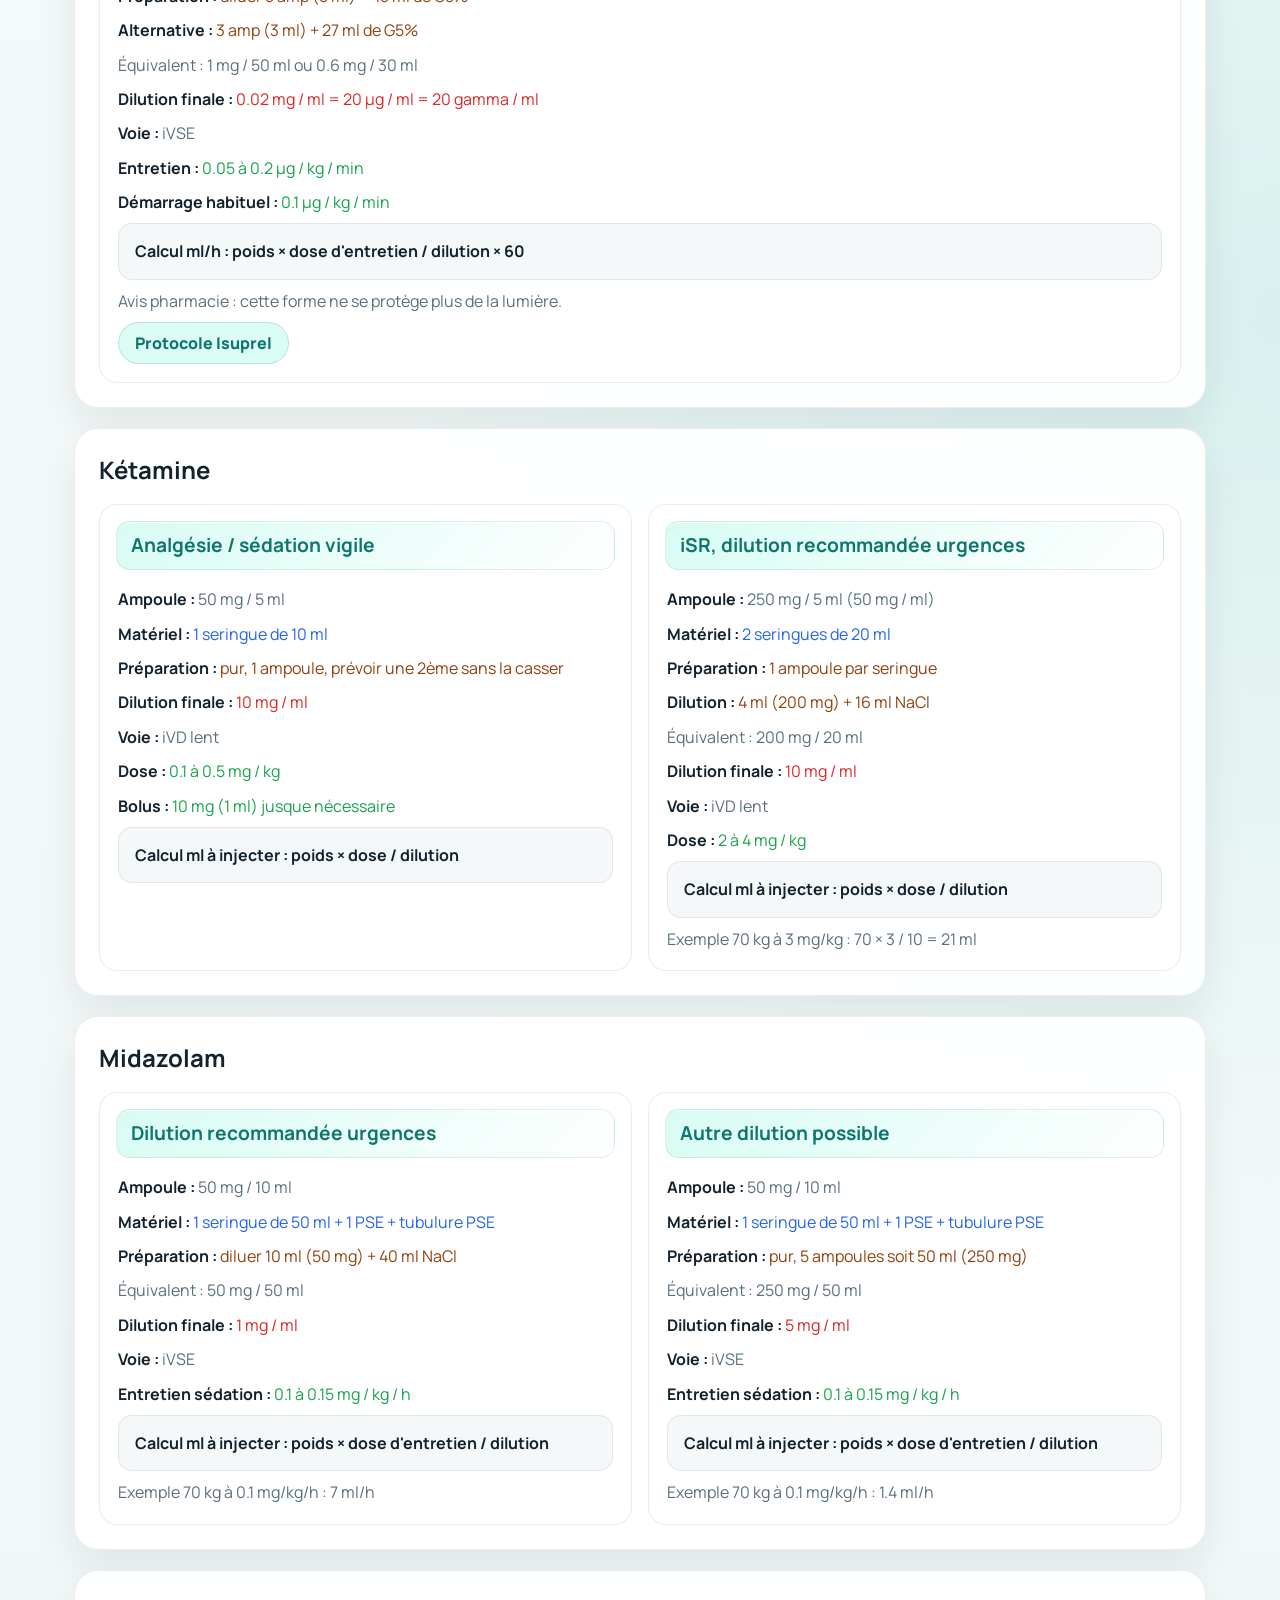
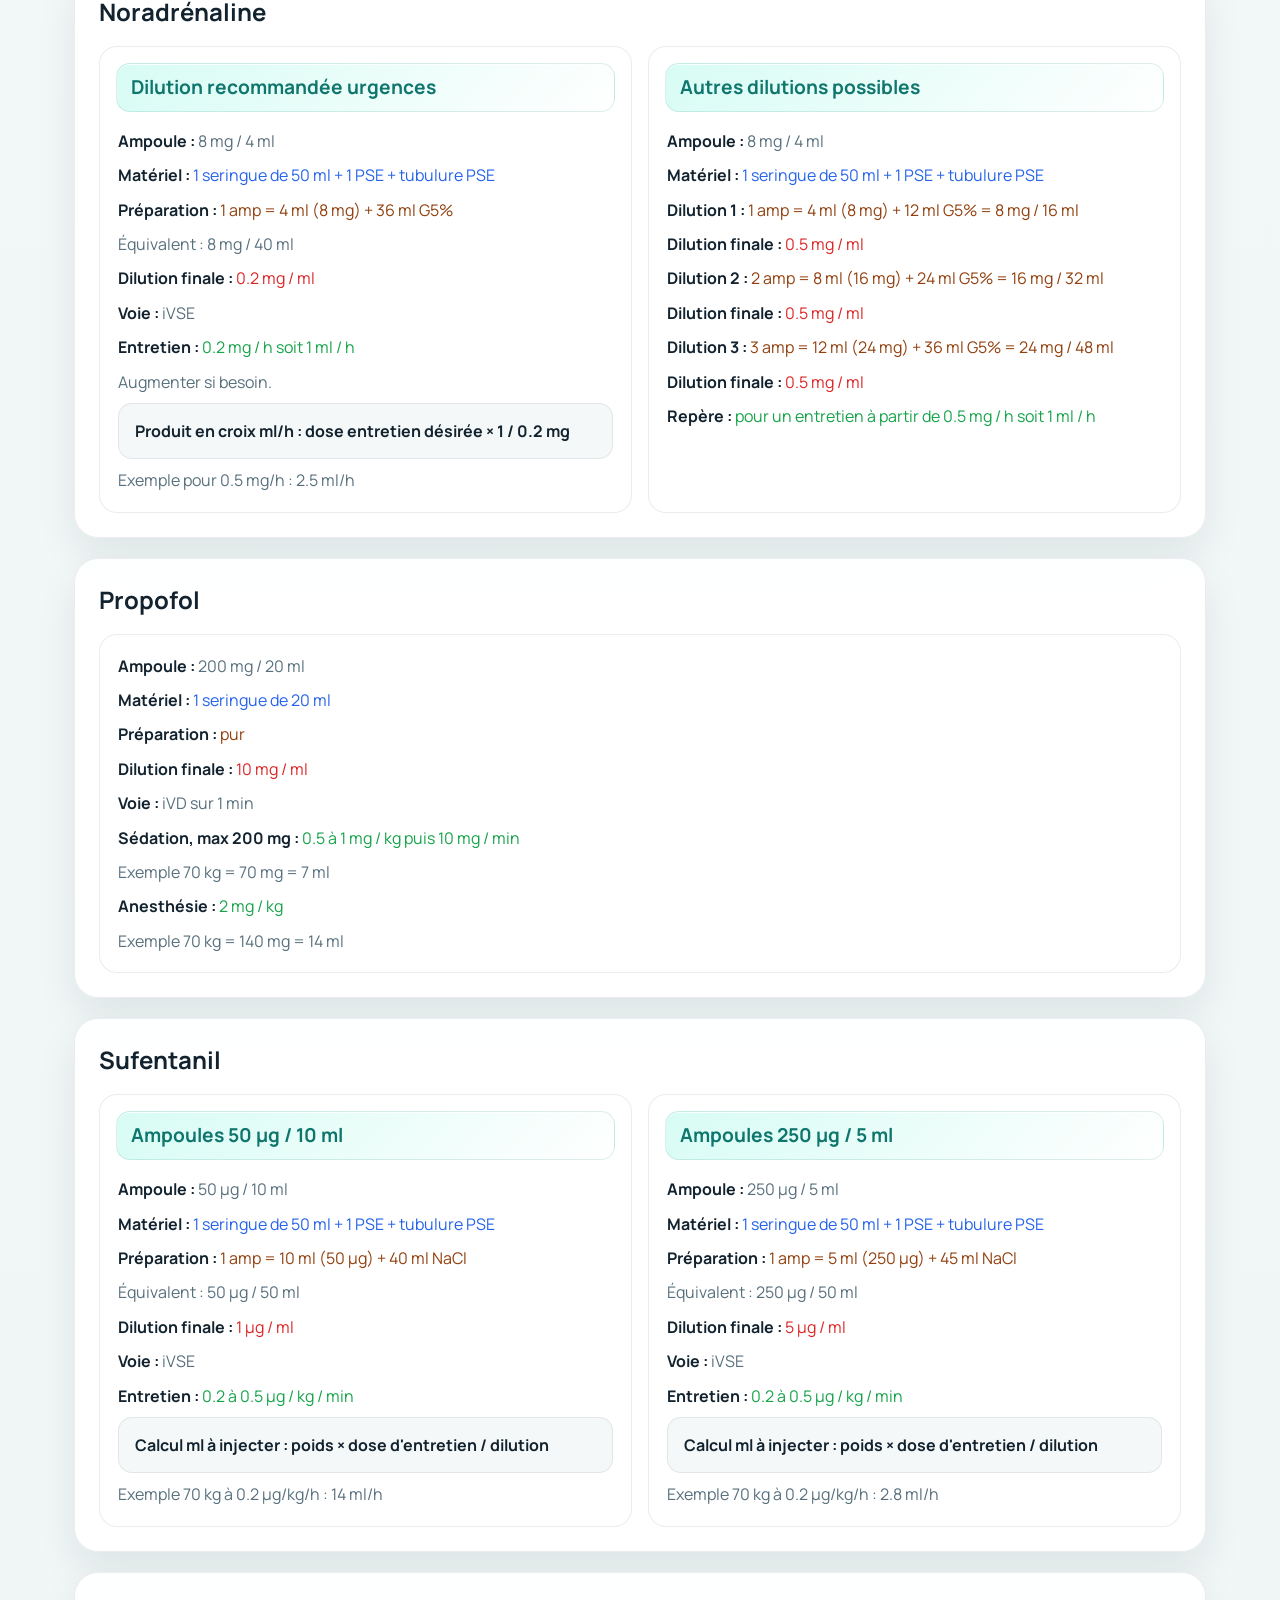
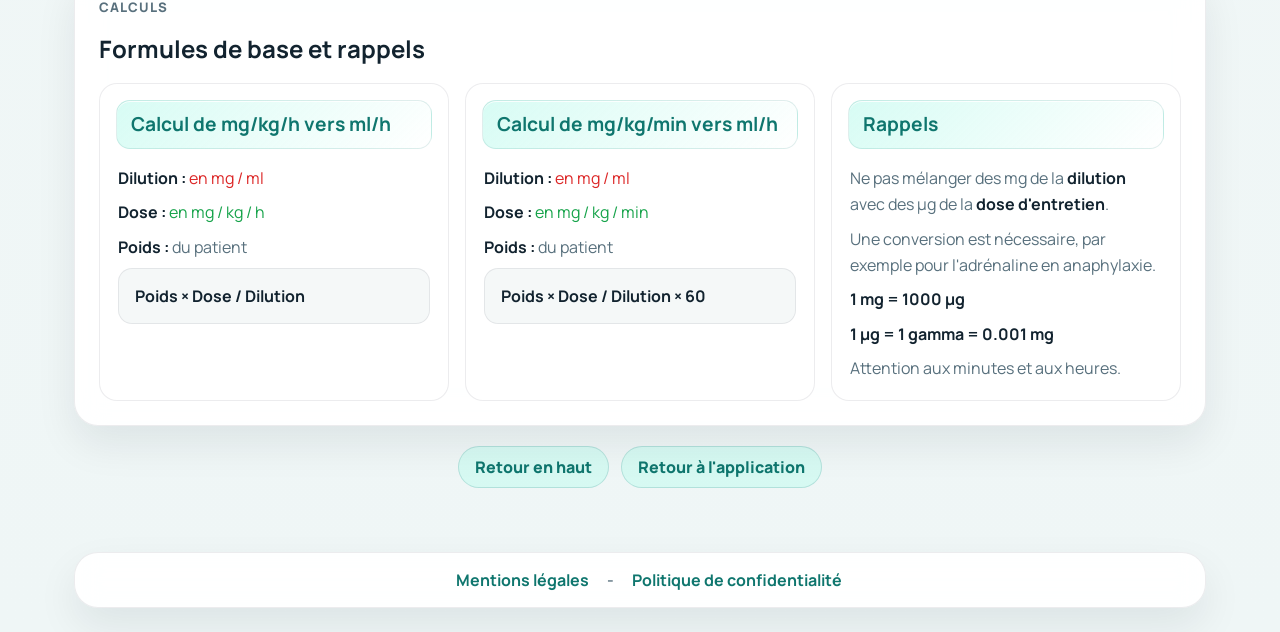
<file: html/memo-medicaments-urgences.html>
<!DOCTYPE html>
<html lang="fr">
<head>
  <meta charset="UTF-8">
  <meta name="viewport" content="width=device-width, initial-scale=1.0">
  <meta name="theme-color" content="#0f766e">
  <title>Fiches mémos médicaments d'urgences</title>
  <link rel="preconnect" href="https://fonts.googleapis.com">
  <link rel="preconnect" href="https://fonts.gstatic.com" crossorigin>
  <link href="https://fonts.googleapis.com/css2?family=Manrope:wght@400;500;600;700;800&display=swap" rel="stylesheet">
  <style>
    :root {
      --bg: #eff6f6;
      --surface: rgba(255, 255, 255, 0.94);
      --surface-strong: #ffffff;
      --surface-muted: #f4f8f8;
      --border: rgba(15, 23, 42, 0.08);
      --text: #12232f;
      --text-muted: #58707d;
      --primary: #0f766e;
      --primary-soft: #ccfbf1;
      --danger: #c2410c;
      --info: #2563eb;
      --dose: #16a34a;
      --mix: #92400e;
      --shadow: 0 18px 40px rgba(15, 23, 42, 0.08);
      --radius-xl: 24px;
      --radius-lg: 18px;
      --radius-md: 14px;
      --max-width: 1180px;
    }

    * {
      box-sizing: border-box;
    }

    html {
      scroll-behavior: smooth;
    }

    body {
      margin: 0;
      font-family: "Manrope", sans-serif;
      color: var(--text);
      background:
        radial-gradient(circle at top left, rgba(15, 118, 110, 0.12), transparent 28%),
        radial-gradient(circle at right, rgba(20, 184, 166, 0.12), transparent 24%),
        linear-gradient(180deg, #f8fcfb 0%, var(--bg) 100%);
    }

    a {
      color: inherit;
    }

    .app-background {
      position: fixed;
      inset: 0;
      background-image:
        linear-gradient(rgba(255, 255, 255, 0.65), rgba(255, 255, 255, 0.65)),
        linear-gradient(90deg, rgba(15, 118, 110, 0.04) 1px, transparent 1px),
        linear-gradient(rgba(15, 118, 110, 0.04) 1px, transparent 1px);
      background-size: auto, 32px 32px, 32px 32px;
      pointer-events: none;
    }

    .page-shell {
      position: relative;
      z-index: 1;
      width: min(100%, var(--max-width));
      margin: 0 auto;
      padding: 24px;
      display: grid;
      gap: 20px;
    }

    .panel {
      background: var(--surface);
      border: 1px solid var(--border);
      border-radius: var(--radius-xl);
      box-shadow: var(--shadow);
      backdrop-filter: blur(14px);
    }

    .hero {
      padding: 24px;
      display: grid;
      gap: 16px;
      background:
        linear-gradient(180deg, rgba(240, 253, 250, 0.92) 0%, rgba(255, 255, 255, 0.98) 100%);
    }

    .hero-top {
      display: flex;
      align-items: center;
      justify-content: space-between;
      gap: 16px;
      flex-wrap: wrap;
    }

    .back-link,
    .anchor-chip {
      display: inline-flex;
      align-items: center;
      justify-content: center;
      min-height: 42px;
      padding: 0 16px;
      color: var(--primary);
      background: rgba(204, 251, 241, 0.7);
      border: 1px solid rgba(15, 118, 110, 0.18);
      border-radius: 999px;
      font-weight: 800;
      text-decoration: none;
    }

    .eyebrow {
      margin: 0 0 6px;
      color: var(--primary);
      font-size: 0.82rem;
      font-weight: 800;
      letter-spacing: 0.08em;
      text-transform: uppercase;
    }

    h1,
    h2,
    h3,
    p {
      margin: 0;
    }

    h1 {
      font-size: clamp(2rem, 4vw, 3rem);
      line-height: 1.05;
    }

    .hero-copy {
      display: grid;
      gap: 10px;
      max-width: 840px;
    }

    .hero-copy p {
      color: var(--text-muted);
      line-height: 1.65;
    }

    .legend {
      display: grid;
      gap: 14px;
      padding: 20px 24px;
    }

    .legend-grid,
    .anchors {
      display: flex;
      gap: 10px;
      flex-wrap: wrap;
    }

    .legend-item {
      display: inline-flex;
      align-items: center;
      gap: 10px;
      padding: 10px 14px;
      background: var(--surface-muted);
      border: 1px solid var(--border);
      border-radius: 999px;
      color: var(--text-muted);
      font-weight: 700;
    }

    .swatch {
      width: 12px;
      height: 12px;
      border-radius: 999px;
      flex: 0 0 auto;
    }

    .swatch.info {
      background: var(--info);
    }

    .swatch.mix {
      background: var(--mix);
    }

    .swatch.final {
      background: #dc2626;
    }

    .swatch.dose {
      background: var(--dose);
    }

    .section-block {
      padding: 24px;
      display: grid;
      gap: 18px;
    }

    .section-header {
      display: grid;
      gap: 8px;
    }

    .section-header p {
      color: var(--text-muted);
      line-height: 1.6;
    }

    .variant-grid {
      display: grid;
      grid-template-columns: repeat(auto-fit, minmax(280px, 1fr));
      gap: 16px;
    }

    .variant-card {
      padding: 18px;
      background: var(--surface-strong);
      border: 1px solid var(--border);
      border-radius: var(--radius-lg);
      display: grid;
      align-content: start;
      gap: 14px;
    }

    .variant-card h3 {
      margin: -2px -2px 2px;
      padding: 12px 14px;
      font-size: 1.2rem;
      line-height: 1.2;
      color: var(--primary);
      background: linear-gradient(135deg, rgba(204, 251, 241, 0.78) 0%, rgba(255, 255, 255, 0.98) 100%);
      border: 1px solid rgba(15, 118, 110, 0.12);
      border-radius: var(--radius-md);
      box-shadow: inset 0 1px 0 rgba(255, 255, 255, 0.8);
    }

    .variant-card.is-highlight {
      background:
        linear-gradient(180deg, rgba(254, 242, 242, 0.92) 0%, rgba(255, 255, 255, 1) 100%);
      border-color: rgba(220, 38, 38, 0.14);
    }

    .variant-body {
      display: grid;
      gap: 8px;
      color: var(--text-muted);
      line-height: 1.65;
    }

    .variant-body strong {
      color: var(--text);
    }

    .tag-line {
      display: inline-flex;
      align-items: center;
      gap: 8px;
      width: fit-content;
      padding: 8px 12px;
      border-radius: 999px;
      font-size: 0.84rem;
      font-weight: 800;
      background: var(--surface-muted);
    }

    .c-info {
      color: var(--info);
    }

    .c-mix {
      color: var(--mix);
    }

    .c-final {
      color: #dc2626;
    }

    .c-dose {
      color: var(--dose);
    }

    .math {
      padding: 14px 16px;
      background: rgba(244, 248, 248, 0.9);
      border: 1px solid var(--border);
      border-radius: var(--radius-md);
      color: var(--text);
      font-weight: 700;
    }

    .muted {
      color: var(--text-muted);
    }

    .footer-actions {
      display: flex;
      justify-content: center;
      gap: 12px;
      flex-wrap: wrap;
      padding: 0 0 12px;
    }

    .site-footer {
      display: flex;
      align-items: center;
      justify-content: center;
      gap: 16px;
      margin-top: 4px;
      padding: 16px 24px;
    }

    .site-footer-links {
      display: flex;
      align-items: center;
      justify-content: center;
      gap: 18px;
      flex-wrap: wrap;
    }

    .site-footer-links::before {
      content: "";
    }

    .site-footer-link {
      color: var(--primary);
      font-weight: 700;
      text-decoration: none;
    }

    .site-footer-link + .site-footer-link::before {
      content: "-";
      margin-right: 18px;
      color: var(--text-muted);
      font-weight: 600;
    }

    .site-footer-link:hover,
    .site-footer-link:focus-visible {
      text-decoration: underline;
      text-underline-offset: 3px;
    }

    .mobile-nav {
      display: none;
    }

    .center {
      text-align: center;
    }

    @media (max-width: 720px) {
      .page-shell {
        padding: 16px;
        padding-bottom: calc(116px + env(safe-area-inset-bottom));
      }

      .hero,
      .legend,
      .section-block {
        padding: 18px;
      }

      .variant-grid {
        grid-template-columns: 1fr;
      }
    }

    @media (max-width: 960px) {
      .mobile-nav {
        position: fixed;
        left: 14px;
        right: 14px;
        bottom: 0;
        z-index: 60;
        display: grid;
        grid-template-columns: repeat(6, minmax(0, 1fr));
        gap: 8px;
        padding: 10px 10px max(10px, env(safe-area-inset-bottom));
        background: rgba(255, 255, 255, 0.92);
        border: 1px solid rgba(15, 23, 42, 0.08);
        border-radius: 22px;
        box-shadow: 0 20px 44px rgba(15, 23, 42, 0.16);
        backdrop-filter: blur(16px);
      }

      .mobile-nav-button {
        display: grid;
        justify-items: center;
        gap: 4px;
        min-width: 0;
        padding: 8px 4px;
        color: var(--text-muted);
        background: transparent;
        border-radius: 16px;
        text-decoration: none;
      }

      .mobile-nav-button.is-active {
        color: #115e59;
        background: rgba(204, 251, 241, 0.72);
      }

      .mobile-nav-icon {
        font-size: 1.1rem;
        line-height: 1;
      }

      .mobile-nav-label {
        max-width: 100%;
        overflow: hidden;
        font-size: 0.62rem;
        font-weight: 800;
        line-height: 1.1;
        text-align: center;
        text-overflow: ellipsis;
        white-space: nowrap;
      }
    }
  </style>
</head>
<body>
  <div class="app-background"></div>
  <main class="page-shell" id="top">
    <header class="panel hero">
      <div class="hero-top">
        <a class="back-link" href="../index.html">Retour à l'application</a>
        <span class="tag-line">Mémo urgence</span>
      </div>
      <div class="hero-copy">
        <h1 class="center">Médicaments d'urgence</h1>
      </div>
      <nav class="anchors" aria-label="Navigation rapide">
        <a class="anchor-chip" href="#adrenaline">Adrénaline</a>
        <a class="anchor-chip" href="#atropine">Atropine</a>
        <a class="anchor-chip" href="#celocurine">Célocurine</a>
        <a class="anchor-chip" href="#ephedrine">Ephédrine</a>
        <a class="anchor-chip" href="#etomidate">Etomidate</a>
        <a class="anchor-chip" href="#isuprel">Isuprel</a>
        <a class="anchor-chip" href="#ketamine">Kétamine</a>
        <a class="anchor-chip" href="#midazolam">Midazolam</a>
        <a class="anchor-chip" href="#noradrenaline">Noradrénaline</a>
        <a class="anchor-chip" href="#propofol">Propofol</a>
        <a class="anchor-chip" href="#sufentanil">Sufentanil</a>
        <a class="anchor-chip" href="#calculs">Calculs</a>
      </nav>
    </header>

    <section class="panel legend">
      <div class="section-header">
        <h2>Légende</h2>
      </div>
      <div class="legend-grid">
        <div class="legend-item"><span class="swatch info"></span> Matériel</div>
        <div class="legend-item"><span class="swatch mix"></span> Préparation / dilution</div>
        <div class="legend-item"><span class="swatch final"></span> Dilution finale</div>
        <div class="legend-item"><span class="swatch dose"></span> Dose à injecter / entretien</div>
      </div>
    </section>

    <section class="panel section-block" id="adrenaline">
      <div class="section-header">
        <h2>Adrénaline</h2>
      </div>
      <div class="variant-grid">
        <article class="variant-card is-highlight">
          <h3>ACR</h3>
          <div class="variant-body">
            <p><strong>Ampoule :</strong> 5 mg / 5 ml</p>
            <p class="c-info"><strong>Matériel :</strong> 1 seringue de 10 ml</p>
            <p class="c-mix"><strong>Préparation :</strong> pur, 2 ampoules</p>
            <p>Équivalent : 10 mg / 10 ml</p>
            <p class="c-final"><strong>Dilution finale :</strong> 1 mg / ml</p>
            <p><strong>Voie :</strong> iVD</p>
            <p class="c-dose"><strong>Dose :</strong> ACR : 1 mg toutes les 3 à 5 min</p>
          </div>
        </article>
        <article class="variant-card">
          <h3>Anaphylaxie</h3>
          <div class="variant-body">
            <p><strong>Ampoule :</strong> 1 mg / 1 ml</p>
            <p class="c-info"><strong>Matériel :</strong> 1 seringue de 1 ml + 1 aiguille iM</p>
            <p class="c-mix"><strong>Préparation :</strong> pur, 1 ampoule</p>
            <p class="c-final"><strong>Dilution finale :</strong> 1 mg / ml</p>
            <p><strong>Voie :</strong> iM</p>
            <p class="c-dose"><strong>Dose :</strong> 0.5 mg (0.5 ml) à renouveler 1 fois si besoin</p>
            <p><strong>Si inefficace :</strong></p>
            <p class="c-info"><strong>Matériel :</strong> 1 seringue de 20 ml + PSE</p>
            <p class="c-mix"><strong>Préparation :</strong> 2 amp = 2 ml (2 mg) + 18 ml G5%</p>
            <p>Équivalent : 2 mg / 20 ml</p>
            <p class="c-final"><strong>Dilution finale :</strong> 100 μg / ml (= 0.1 mg / ml)</p>
            <p><strong>Voie :</strong> iVSE</p>
            <p class="c-dose"><strong>Entretien :</strong> 0.05 à 0.1 μg / kg / min</p>
            <div class="math">Calcul ml/h : poids × dose d'entretien en μg / dilution en μg × 60</div>
            <p class="muted">Exemple 70 kg à 0.1 μg/kg/min : 70 × 0.1 / 100 × 60 = 4.2 ml/h</p>
          </div>
        </article>
      </div>
    </section>

    <section class="panel section-block" id="atropine">
      <div class="section-header">
        <h2>Atropine</h2>
      </div>
      <div class="variant-grid">
        <article class="variant-card">
          <div class="variant-body">
            <p><strong>Ampoule :</strong> 0.5 mg / 1 ml</p>
            <p class="c-info"><strong>Matériel :</strong> 1 seringue de 5 ml</p>
            <p class="c-mix"><strong>Préparation :</strong> pur, 2 ampoules</p>
            <p>Équivalent : 1 mg / 2 ml</p>
            <p class="c-final"><strong>Dilution finale :</strong> 0.5 mg / ml</p>
            <p><strong>Voie :</strong> iVD</p>
            <p class="c-dose"><strong>Dose :</strong> 0.5 mg (1 ml) à 1 mg (2 ml)</p>
          </div>
        </article>
      </div>
    </section>

    <section class="panel section-block" id="celocurine">
      <div class="section-header">
        <h2>Célocurine</h2>
        <p>Conservation au frigo.</p>
      </div>
      <div class="variant-grid">
        <article class="variant-card">
          <div class="variant-body">
            <p><strong>Ampoule :</strong> 100 mg / 2 ml</p>
            <p class="c-info"><strong>Matériel :</strong> 1 seringue de 10 ml</p>
            <p class="c-mix"><strong>Préparation :</strong> diluer 1 amp (2 ml) + 8 ml NaCl</p>
            <p>Équivalent : 100 mg / 10 ml</p>
            <p class="c-final"><strong>Dilution finale :</strong> 10 mg / ml</p>
            <p><strong>Voie :</strong> iVD</p>
            <p class="c-dose"><strong>Dose :</strong> 1 mg / kg (soit 1 ml / 10 kg)</p>
            <p class="muted">Exemples : 70 kg = 70 mg = 7 ml ; 100 kg = 100 mg = 10 ml</p>
          </div>
        </article>
      </div>
    </section>

    <section class="panel section-block" id="ephedrine">
      <div class="section-header">
        <h2>Ephédrine</h2>
      </div>
      <div class="variant-grid">
        <article class="variant-card">
          <div class="variant-body">
            <p><strong>Ampoule :</strong> 30 mg / 10 ml</p>
            <p class="c-info"><strong>Matériel :</strong> 1 seringue de 10 ml</p>
            <p class="c-mix"><strong>Préparation :</strong> pur, 1 ampoule</p>
            <p>Équivalent : 30 mg / 10 ml</p>
            <p class="c-final"><strong>Dilution finale :</strong> 3 mg / ml</p>
            <p><strong>Voie :</strong> iVD</p>
            <p class="c-dose"><strong>Dose :</strong> 9 mg / 3 min (soit 3 ml / 3 min)</p>
          </div>
        </article>
      </div>
    </section>

    <section class="panel section-block" id="etomidate">
      <div class="section-header">
        <h2>Etomidate</h2>
      </div>
      <div class="variant-grid">
        <article class="variant-card">
          <div class="variant-body">
            <p><strong>Ampoule :</strong> 20 mg / 10 ml</p>
            <p class="c-info"><strong>Matériel :</strong> 1 seringue de 20 ml</p>
            <p class="c-mix"><strong>Préparation :</strong> pur, 2 ampoules</p>
            <p>Équivalent : 40 mg / 20 ml</p>
            <p class="c-final"><strong>Dilution finale :</strong> 2 mg / ml</p>
            <p><strong>Voie :</strong> iVD</p>
            <p class="c-dose"><strong>Dose :</strong> 0.3 à 0.5 mg / kg</p>
            <div class="math">Calcul ml à injecter : poids × dose / dilution</div>
            <p class="muted">Exemple 70 kg à 0.3 mg/kg : 70 × 0.3 / 2 = 10.5 ml</p>
          </div>
        </article>
      </div>
    </section>

    <section class="panel section-block" id="isuprel">
      <div class="section-header">
        <h2>Isuprel</h2>
        <p>N'est plus au frigo.</p>
      </div>
      <div class="variant-grid">
        <article class="variant-card">
          <div class="variant-body">
            <p><strong>Ampoule :</strong> 0.2 mg / 1 ml</p>
            <p class="c-info"><strong>Matériel :</strong> 1 seringue de 50 ml + 1 PSE + tubulure PSE</p>
            <p class="c-mix"><strong>Préparation :</strong> diluer 5 amp (5 ml) + 45 ml de G5%</p>
            <p class="c-mix"><strong>Alternative :</strong> 3 amp (3 ml) + 27 ml de G5%</p>
            <p>Équivalent : 1 mg / 50 ml ou 0.6 mg / 30 ml</p>
            <p class="c-final"><strong>Dilution finale :</strong> 0.02 mg / ml = 20 μg / ml = 20 gamma / ml</p>
            <p><strong>Voie :</strong> iVSE</p>
            <p class="c-dose"><strong>Entretien :</strong> 0.05 à 0.2 μg / kg / min</p>
            <p class="c-dose"><strong>Démarrage habituel :</strong> 0.1 μg / kg / min</p>
            <div class="math">Calcul ml/h : poids × dose d'entretien / dilution × 60</div>
            <p class="muted">Avis pharmacie : cette forme ne se protège plus de la lumière.</p>
            <p><a class="back-link" href="https://wconzbxoisgvoodccact.supabase.co/storage/v1/object/sign/documents/501a7efe-3e23-49c7-bef7-dbfd7f1e4acb/4973f076-ab9a-49dd-afc9-258f0d843721/1774835431045-5k5ftvym-isuprel.pdf?token=eyJraWQiOiJzdG9yYWdlLXVybC1zaWduaW5nLWtleV9mNWFkNjI1YS1jNjM0LTQ1NDMtYWU3YS1iMGZkZGFiMDJjYWEiLCJhbGciOiJIUzI1NiJ9.[base64].hNxHS03jM9mW8INSATtDHYV_FOcubYCjaz-wqB-fKRM" target="_blank" rel="noreferrer">Protocole Isuprel</a></p>
          </div>
        </article>
      </div>
    </section>

    <section class="panel section-block" id="ketamine">
      <div class="section-header">
        <h2>Kétamine</h2>
      </div>
      <div class="variant-grid">
        <article class="variant-card">
          <h3>Analgésie / sédation vigile</h3>
          <div class="variant-body">
            <p><strong>Ampoule :</strong> 50 mg / 5 ml</p>
            <p class="c-info"><strong>Matériel :</strong> 1 seringue de 10 ml</p>
            <p class="c-mix"><strong>Préparation :</strong> pur, 1 ampoule, prévoir une 2ème sans la casser</p>
            <p class="c-final"><strong>Dilution finale :</strong> 10 mg / ml</p>
            <p><strong>Voie :</strong> iVD lent</p>
            <p class="c-dose"><strong>Dose :</strong> 0.1 à 0.5 mg / kg</p>
            <p class="c-dose"><strong>Bolus :</strong> 10 mg (1 ml) jusque nécessaire</p>
            <div class="math">Calcul ml à injecter : poids × dose / dilution</div>
          </div>
        </article>
        <article class="variant-card">
          <h3>iSR, dilution recommandée urgences</h3>
          <div class="variant-body">
            <p><strong>Ampoule :</strong> 250 mg / 5 ml (50 mg / ml)</p>
            <p class="c-info"><strong>Matériel :</strong> 2 seringues de 20 ml</p>
            <p class="c-mix"><strong>Préparation :</strong> 1 ampoule par seringue</p>
            <p class="c-mix"><strong>Dilution :</strong> 4 ml (200 mg) + 16 ml NaCl</p>
            <p>Équivalent : 200 mg / 20 ml</p>
            <p class="c-final"><strong>Dilution finale :</strong> 10 mg / ml</p>
            <p><strong>Voie :</strong> iVD lent</p>
            <p class="c-dose"><strong>Dose :</strong> 2 à 4 mg / kg</p>
            <div class="math">Calcul ml à injecter : poids × dose / dilution</div>
            <p class="muted">Exemple 70 kg à 3 mg/kg : 70 × 3 / 10 = 21 ml</p>
          </div>
        </article>
      </div>
    </section>

    <section class="panel section-block" id="midazolam">
      <div class="section-header">
        <h2>Midazolam</h2>
      </div>
      <div class="variant-grid">
        <article class="variant-card">
          <h3>Dilution recommandée urgences</h3>
          <div class="variant-body">
            <p><strong>Ampoule :</strong> 50 mg / 10 ml</p>
            <p class="c-info"><strong>Matériel :</strong> 1 seringue de 50 ml + 1 PSE + tubulure PSE</p>
            <p class="c-mix"><strong>Préparation :</strong> diluer 10 ml (50 mg) + 40 ml NaCl</p>
            <p>Équivalent : 50 mg / 50 ml</p>
            <p class="c-final"><strong>Dilution finale :</strong> 1 mg / ml</p>
            <p><strong>Voie :</strong> iVSE</p>
            <p class="c-dose"><strong>Entretien sédation :</strong> 0.1 à 0.15 mg / kg / h</p>
            <div class="math">Calcul ml à injecter : poids × dose d'entretien / dilution</div>
            <p class="muted">Exemple 70 kg à 0.1 mg/kg/h : 7 ml/h</p>
          </div>
        </article>
        <article class="variant-card">
          <h3>Autre dilution possible</h3>
          <div class="variant-body">
            <p><strong>Ampoule :</strong> 50 mg / 10 ml</p>
            <p class="c-info"><strong>Matériel :</strong> 1 seringue de 50 ml + 1 PSE + tubulure PSE</p>
            <p class="c-mix"><strong>Préparation :</strong> pur, 5 ampoules soit 50 ml (250 mg)</p>
            <p>Équivalent : 250 mg / 50 ml</p>
            <p class="c-final"><strong>Dilution finale :</strong> 5 mg / ml</p>
            <p><strong>Voie :</strong> iVSE</p>
            <p class="c-dose"><strong>Entretien sédation :</strong> 0.1 à 0.15 mg / kg / h</p>
            <div class="math">Calcul ml à injecter : poids × dose d'entretien / dilution</div>
            <p class="muted">Exemple 70 kg à 0.1 mg/kg/h : 1.4 ml/h</p>
          </div>
        </article>
      </div>
    </section>

    <section class="panel section-block" id="noradrenaline">
      <div class="section-header">
        <h2>Noradrénaline</h2>
      </div>
      <div class="variant-grid">
        <article class="variant-card">
          <h3>Dilution recommandée urgences</h3>
          <div class="variant-body">
            <p><strong>Ampoule :</strong> 8 mg / 4 ml</p>
            <p class="c-info"><strong>Matériel :</strong> 1 seringue de 50 ml + 1 PSE + tubulure PSE</p>
            <p class="c-mix"><strong>Préparation :</strong> 1 amp = 4 ml (8 mg) + 36 ml G5%</p>
            <p>Équivalent : 8 mg / 40 ml</p>
            <p class="c-final"><strong>Dilution finale :</strong> 0.2 mg / ml</p>
            <p><strong>Voie :</strong> iVSE</p>
            <p class="c-dose"><strong>Entretien :</strong> 0.2 mg / h soit 1 ml / h</p>
            <p>Augmenter si besoin.</p>
            <div class="math">Produit en croix ml/h : dose entretien désirée × 1 / 0.2 mg</div>
            <p class="muted">Exemple pour 0.5 mg/h : 2.5 ml/h</p>
          </div>
        </article>
        <article class="variant-card">
          <h3>Autres dilutions possibles</h3>
          <div class="variant-body">
            <p><strong>Ampoule :</strong> 8 mg / 4 ml</p>
            <p class="c-info"><strong>Matériel :</strong> 1 seringue de 50 ml + 1 PSE + tubulure PSE</p>
            <p class="c-mix"><strong>Dilution 1 :</strong> 1 amp = 4 ml (8 mg) + 12 ml G5% = 8 mg / 16 ml</p>
            <p class="c-final"><strong>Dilution finale :</strong> 0.5 mg / ml</p>
            <p class="c-mix"><strong>Dilution 2 :</strong> 2 amp = 8 ml (16 mg) + 24 ml G5% = 16 mg / 32 ml</p>
            <p class="c-final"><strong>Dilution finale :</strong> 0.5 mg / ml</p>
            <p class="c-mix"><strong>Dilution 3 :</strong> 3 amp = 12 ml (24 mg) + 36 ml G5% = 24 mg / 48 ml</p>
            <p class="c-final"><strong>Dilution finale :</strong> 0.5 mg / ml</p>
            <p class="c-dose"><strong>Repère :</strong> pour un entretien à partir de 0.5 mg / h soit 1 ml / h</p>
          </div>
        </article>
      </div>
    </section>

    <section class="panel section-block" id="propofol">
      <div class="section-header">
        <h2>Propofol</h2>
      </div>
      <div class="variant-grid">
        <article class="variant-card">
          <div class="variant-body">
            <p><strong>Ampoule :</strong> 200 mg / 20 ml</p>
            <p class="c-info"><strong>Matériel :</strong> 1 seringue de 20 ml</p>
            <p class="c-mix"><strong>Préparation :</strong> pur</p>
            <p class="c-final"><strong>Dilution finale :</strong> 10 mg / ml</p>
            <p><strong>Voie :</strong> iVD sur 1 min</p>
            <p class="c-dose"><strong>Sédation, max 200 mg :</strong> 0.5 à 1 mg / kg puis 10 mg / min</p>
            <p class="muted">Exemple 70 kg = 70 mg = 7 ml</p>
            <p class="c-dose"><strong>Anesthésie :</strong> 2 mg / kg</p>
            <p class="muted">Exemple 70 kg = 140 mg = 14 ml</p>
          </div>
        </article>
      </div>
    </section>

    <section class="panel section-block" id="sufentanil">
      <div class="section-header">
        <h2>Sufentanil</h2>
      </div>
      <div class="variant-grid">
        <article class="variant-card">
          <h3>Ampoules 50 μg / 10 ml</h3>
          <div class="variant-body">
            <p><strong>Ampoule :</strong> 50 μg / 10 ml</p>
            <p class="c-info"><strong>Matériel :</strong> 1 seringue de 50 ml + 1 PSE + tubulure PSE</p>
            <p class="c-mix"><strong>Préparation :</strong> 1 amp = 10 ml (50 μg) + 40 ml NaCl</p>
            <p>Équivalent : 50 μg / 50 ml</p>
            <p class="c-final"><strong>Dilution finale :</strong> 1 μg / ml</p>
            <p><strong>Voie :</strong> iVSE</p>
            <p class="c-dose"><strong>Entretien :</strong> 0.2 à 0.5 μg / kg / min</p>
            <div class="math">Calcul ml à injecter : poids × dose d'entretien / dilution</div>
            <p class="muted">Exemple 70 kg à 0.2 μg/kg/h : 14 ml/h</p>
          </div>
        </article>
        <article class="variant-card">
          <h3>Ampoules 250 μg / 5 ml</h3>
          <div class="variant-body">
            <p><strong>Ampoule :</strong> 250 μg / 5 ml</p>
            <p class="c-info"><strong>Matériel :</strong> 1 seringue de 50 ml + 1 PSE + tubulure PSE</p>
            <p class="c-mix"><strong>Préparation :</strong> 1 amp = 5 ml (250 μg) + 45 ml NaCl</p>
            <p>Équivalent : 250 μg / 50 ml</p>
            <p class="c-final"><strong>Dilution finale :</strong> 5 μg / ml</p>
            <p><strong>Voie :</strong> iVSE</p>
            <p class="c-dose"><strong>Entretien :</strong> 0.2 à 0.5 μg / kg / min</p>
            <div class="math">Calcul ml à injecter : poids × dose d'entretien / dilution</div>
            <p class="muted">Exemple 70 kg à 0.2 μg/kg/h : 2.8 ml/h</p>
          </div>
        </article>
      </div>
    </section>

    <section class="panel section-block" id="calculs">
      <div class="section-header">
        <p class="eyebrow">Calculs</p>
        <h2>Formules de base et rappels</h2>
      </div>
      <div class="variant-grid">
        <article class="variant-card">
          <h3>Calcul de mg/kg/h vers ml/h</h3>
          <div class="variant-body">
            <p class="c-final"><strong>Dilution :</strong> en mg / ml</p>
            <p class="c-dose"><strong>Dose :</strong> en mg / kg / h</p>
            <p><strong>Poids :</strong> du patient</p>
            <div class="math">Poids × Dose / Dilution</div>
          </div>
        </article>
        <article class="variant-card">
          <h3>Calcul de mg/kg/min vers ml/h</h3>
          <div class="variant-body">
            <p class="c-final"><strong>Dilution :</strong> en mg / ml</p>
            <p class="c-dose"><strong>Dose :</strong> en mg / kg / min</p>
            <p><strong>Poids :</strong> du patient</p>
            <div class="math">Poids × Dose / Dilution × 60</div>
          </div>
        </article>
        <article class="variant-card">
          <h3>Rappels</h3>
          <div class="variant-body">
            <p>Ne pas mélanger des mg de la <span class="c-final"><strong>dilution</strong></span> avec des μg de la <span class="c-dose"><strong>dose d'entretien</strong></span>.</p>
            <p>Une conversion est nécessaire, par exemple pour l'adrénaline en anaphylaxie.</p>
            <p><strong>1 mg = 1000 μg</strong></p>
            <p><strong>1 μg = 1 gamma = 0.001 mg</strong></p>
            <p>Attention aux minutes et aux heures.</p>
          </div>
        </article>
      </div>
    </section>

    <div class="footer-actions">
      <a class="back-link" href="#top">Retour en haut</a>
      <a class="back-link" href="../index.html">Retour à l'application</a>
    </div>
  </main>
  <footer class="page-shell">
    <div class="panel site-footer" aria-label="Liens légaux">
      <div class="site-footer-links">
        <a class="site-footer-link" href="./mentions-legales.html">Mentions légales</a>
        <a class="site-footer-link" href="./politique-confidentialite.html">Politique de confidentialité</a>
      </div>
    </div>
  </footer>
  <nav class="mobile-nav" aria-label="Navigation mobile principale">
    <a class="mobile-nav-button" href="../index.html" data-app-view="medications">
      <span class="mobile-nav-icon" aria-hidden="true">💊</span>
      <span class="mobile-nav-label">Médicaments</span>
    </a>
    <a class="mobile-nav-button" href="../index.html" data-app-view="protocols">
      <span class="mobile-nav-icon" aria-hidden="true">📋</span>
      <span class="mobile-nav-label">Protocoles / Procédures</span>
    </a>
    <a class="mobile-nav-button" href="../index.html" data-app-view="services">
      <span class="mobile-nav-icon" aria-hidden="true">🏥</span>
      <span class="mobile-nav-label">Services</span>
    </a>
    <a class="mobile-nav-button is-active" href="../index.html" data-app-view="emergency-meds">
      <span class="mobile-nav-icon" aria-hidden="true">⚡</span>
      <span class="mobile-nav-label">Médocs d'urgence</span>
    </a>
    <a class="mobile-nav-button" href="../index.html" data-app-view="directories">
      <span class="mobile-nav-icon" aria-hidden="true">☎</span>
      <span class="mobile-nav-label">Annuaires</span>
    </a>
    <a class="mobile-nav-button" href="../index.html" data-app-view="codes">
      <span class="mobile-nav-icon" aria-hidden="true">#</span>
      <span class="mobile-nav-label">Codes / Liens</span>
    </a>
  </nav>
  <script>
    document.querySelectorAll("[data-app-view]").forEach((link) => {
      link.addEventListener("click", () => {
        window.localStorage.setItem(
          "asguide.appState",
          JSON.stringify({ currentView: link.dataset.appView, viewContext: {} })
        );
      });
    });
  </script>
</body>
</html>
</file>
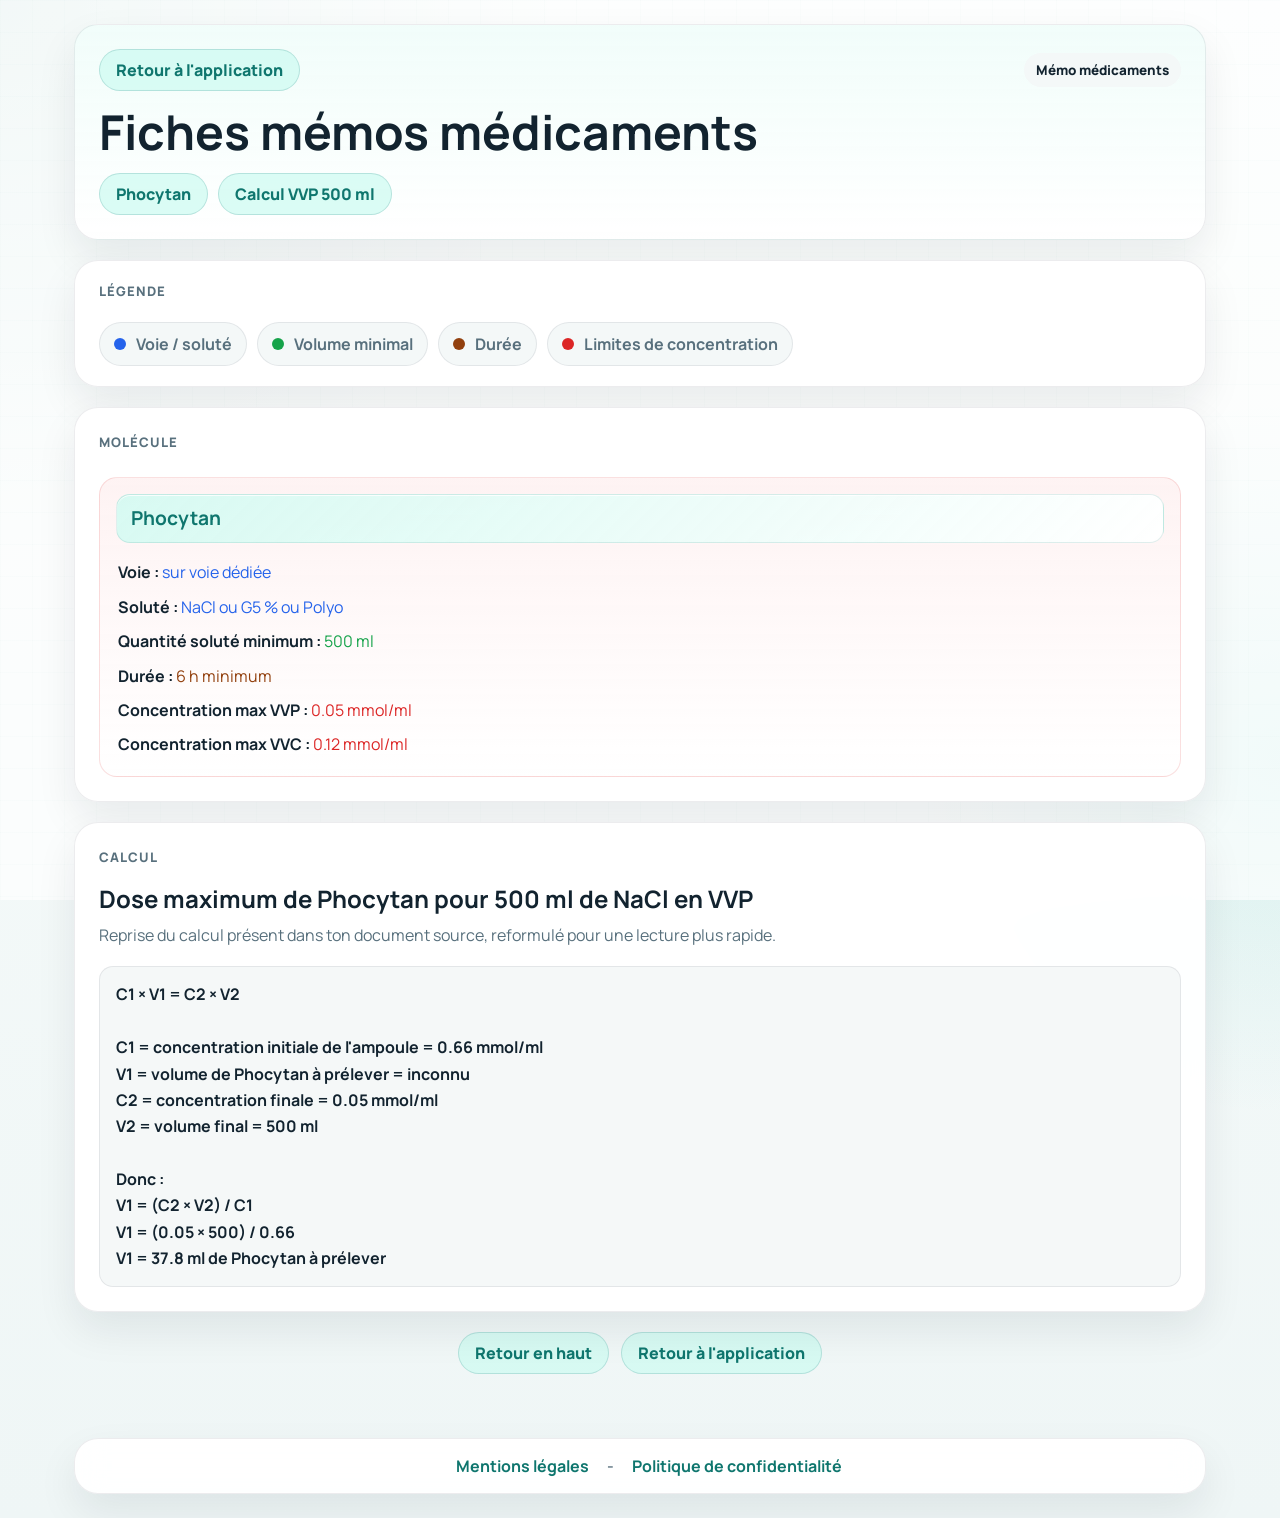
<file: html/memo-medicaments.html>
<!DOCTYPE html>
<html lang="fr">
<head>
  <meta charset="UTF-8">
  <meta name="viewport" content="width=device-width, initial-scale=1.0">
  <meta name="theme-color" content="#0f766e">
  <title>Fiches mémos médicaments</title>
  <link rel="preconnect" href="https://fonts.googleapis.com">
  <link rel="preconnect" href="https://fonts.gstatic.com" crossorigin>
  <link href="https://fonts.googleapis.com/css2?family=Manrope:wght@400;500;600;700;800&display=swap" rel="stylesheet">
  <style>
    :root {
      --bg: #eff6f6;
      --surface: rgba(255, 255, 255, 0.94);
      --surface-strong: #ffffff;
      --surface-muted: #f4f8f8;
      --border: rgba(15, 23, 42, 0.08);
      --text: #12232f;
      --text-muted: #58707d;
      --primary: #0f766e;
      --primary-soft: #ccfbf1;
      --danger: #c2410c;
      --warning: #92400e;
      --info: #2563eb;
      --success: #16a34a;
      --shadow: 0 18px 40px rgba(15, 23, 42, 0.08);
      --radius-xl: 24px;
      --radius-lg: 18px;
      --radius-md: 14px;
      --max-width: 1180px;
    }

    * {
      box-sizing: border-box;
    }

    html {
      scroll-behavior: smooth;
    }

    body {
      margin: 0;
      font-family: "Manrope", sans-serif;
      color: var(--text);
      background:
        radial-gradient(circle at top left, rgba(15, 118, 110, 0.12), transparent 28%),
        radial-gradient(circle at right, rgba(20, 184, 166, 0.12), transparent 24%),
        linear-gradient(180deg, #f8fcfb 0%, var(--bg) 100%);
    }

    a {
      color: inherit;
    }

    .app-background {
      position: fixed;
      inset: 0;
      background-image:
        linear-gradient(rgba(255, 255, 255, 0.65), rgba(255, 255, 255, 0.65)),
        linear-gradient(90deg, rgba(15, 118, 110, 0.04) 1px, transparent 1px),
        linear-gradient(rgba(15, 118, 110, 0.04) 1px, transparent 1px);
      background-size: auto, 32px 32px, 32px 32px;
      pointer-events: none;
    }

    .page-shell {
      position: relative;
      z-index: 1;
      width: min(100%, var(--max-width));
      margin: 0 auto;
      padding: 24px;
      display: grid;
      gap: 20px;
    }

    .panel {
      background: var(--surface);
      border: 1px solid var(--border);
      border-radius: var(--radius-xl);
      box-shadow: var(--shadow);
      backdrop-filter: blur(14px);
    }

    .hero {
      padding: 24px;
      display: grid;
      gap: 16px;
      background:
        linear-gradient(180deg, rgba(240, 253, 250, 0.92) 0%, rgba(255, 255, 255, 0.98) 100%);
    }

    .hero-top {
      display: flex;
      align-items: center;
      justify-content: space-between;
      gap: 16px;
      flex-wrap: wrap;
    }

    .back-link,
    .anchor-chip {
      display: inline-flex;
      align-items: center;
      justify-content: center;
      min-height: 42px;
      padding: 0 16px;
      color: var(--primary);
      background: rgba(204, 251, 241, 0.7);
      border: 1px solid rgba(15, 118, 110, 0.18);
      border-radius: 999px;
      font-weight: 800;
      text-decoration: none;
    }

    .eyebrow {
      margin: 0 0 6px;
      color: var(--primary);
      font-size: 0.82rem;
      font-weight: 800;
      letter-spacing: 0.08em;
      text-transform: uppercase;
    }

    h1,
    h2,
    h3,
    p {
      margin: 0;
    }

    h1 {
      font-size: clamp(2rem, 4vw, 3rem);
      line-height: 1.05;
    }

    .hero-copy {
      display: grid;
      gap: 10px;
      max-width: 840px;
    }

    .hero-copy p {
      color: var(--text-muted);
      line-height: 1.65;
    }

    .tag-line {
      display: inline-flex;
      align-items: center;
      gap: 8px;
      width: fit-content;
      padding: 8px 12px;
      border-radius: 999px;
      font-size: 0.84rem;
      font-weight: 800;
      background: var(--surface-muted);
    }

    .legend {
      display: grid;
      gap: 14px;
      padding: 20px 24px;
    }

    .legend-grid,
    .anchors {
      display: flex;
      gap: 10px;
      flex-wrap: wrap;
    }

    .legend-item {
      display: inline-flex;
      align-items: center;
      gap: 10px;
      padding: 10px 14px;
      background: var(--surface-muted);
      border: 1px solid var(--border);
      border-radius: 999px;
      color: var(--text-muted);
      font-weight: 700;
    }

    .swatch {
      width: 12px;
      height: 12px;
      border-radius: 999px;
      flex: 0 0 auto;
    }

    .swatch.info {
      background: var(--info);
    }

    .swatch.volume {
      background: var(--success);
    }

    .swatch.duration {
      background: var(--warning);
    }

    .swatch.limit {
      background: #dc2626;
    }

    .section-block {
      padding: 24px;
      display: grid;
      gap: 18px;
    }

    .section-header {
      display: grid;
      gap: 8px;
    }

    .section-header p {
      color: var(--text-muted);
      line-height: 1.6;
    }

    .variant-grid {
      display: grid;
      grid-template-columns: repeat(auto-fit, minmax(280px, 1fr));
      gap: 16px;
    }

    .variant-card {
      padding: 18px;
      background: var(--surface-strong);
      border: 1px solid var(--border);
      border-radius: var(--radius-lg);
      display: grid;
      align-content: start;
      gap: 14px;
    }

    .variant-card h3 {
      margin: -2px -2px 2px;
      padding: 12px 14px;
      font-size: 1.2rem;
      line-height: 1.2;
      color: var(--primary);
      background: linear-gradient(135deg, rgba(204, 251, 241, 0.78) 0%, rgba(255, 255, 255, 0.98) 100%);
      border: 1px solid rgba(15, 118, 110, 0.12);
      border-radius: var(--radius-md);
      box-shadow: inset 0 1px 0 rgba(255, 255, 255, 0.8);
    }

    .variant-card.is-highlight {
      background:
        linear-gradient(180deg, rgba(254, 242, 242, 0.92) 0%, rgba(255, 255, 255, 1) 100%);
      border-color: rgba(220, 38, 38, 0.14);
    }

    .variant-body {
      display: grid;
      gap: 8px;
      color: var(--text-muted);
      line-height: 1.65;
    }

    .variant-body strong {
      color: var(--text);
    }

    .c-info {
      color: var(--info);
    }

    .c-volume {
      color: var(--success);
    }

    .c-duration {
      color: var(--warning);
    }

    .c-limit {
      color: #dc2626;
    }

    .math {
      padding: 14px 16px;
      background: rgba(244, 248, 248, 0.9);
      border: 1px solid var(--border);
      border-radius: var(--radius-md);
      color: var(--text);
      font-weight: 700;
      line-height: 1.65;
    }

    .muted {
      color: var(--text-muted);
    }

    .footer-actions {
      display: flex;
      justify-content: center;
      gap: 12px;
      flex-wrap: wrap;
      padding: 0 0 12px;
    }

    .site-footer {
      display: flex;
      align-items: center;
      justify-content: center;
      gap: 16px;
      margin-top: 4px;
      padding: 16px 24px;
    }

    .site-footer-links {
      display: flex;
      align-items: center;
      justify-content: center;
      gap: 18px;
      flex-wrap: wrap;
    }

    .site-footer-links::before {
      content: "";
    }

    .site-footer-link {
      color: var(--primary);
      font-weight: 700;
      text-decoration: none;
    }

    .site-footer-link + .site-footer-link::before {
      content: "-";
      margin-right: 18px;
      color: var(--text-muted);
      font-weight: 600;
    }

    .site-footer-link:hover,
    .site-footer-link:focus-visible {
      text-decoration: underline;
      text-underline-offset: 3px;
    }

    .mobile-nav {
      display: none;
    }

    @media (max-width: 720px) {
      .page-shell {
        padding: 16px;
        padding-bottom: calc(116px + env(safe-area-inset-bottom));
      }

      .hero,
      .legend,
      .section-block {
        padding: 18px;
      }

      .variant-grid {
        grid-template-columns: 1fr;
      }
    }

    @media (max-width: 960px) {
      .mobile-nav {
        position: fixed;
        left: 14px;
        right: 14px;
        bottom: 0;
        z-index: 60;
        display: grid;
        grid-template-columns: repeat(6, minmax(0, 1fr));
        gap: 8px;
        padding: 10px 10px max(10px, env(safe-area-inset-bottom));
        background: rgba(255, 255, 255, 0.92);
        border: 1px solid rgba(15, 23, 42, 0.08);
        border-radius: 22px;
        box-shadow: 0 20px 44px rgba(15, 23, 42, 0.16);
        backdrop-filter: blur(16px);
      }

      .mobile-nav-button {
        display: grid;
        justify-items: center;
        gap: 4px;
        min-width: 0;
        padding: 8px 4px;
        color: var(--text-muted);
        background: transparent;
        border-radius: 16px;
        text-decoration: none;
      }

      .mobile-nav-button.is-active {
        color: #115e59;
        background: rgba(204, 251, 241, 0.72);
      }

      .mobile-nav-icon {
        font-size: 1.1rem;
        line-height: 1;
      }

      .mobile-nav-label {
        max-width: 100%;
        overflow: hidden;
        font-size: 0.62rem;
        font-weight: 800;
        line-height: 1.1;
        text-align: center;
        text-overflow: ellipsis;
        white-space: nowrap;
      }
    }
  </style>
</head>
<body>
  <div class="app-background"></div>
  <main class="page-shell" id="top">
    <header class="panel hero">
      <div class="hero-top">
        <a class="back-link" href="../index.html">Retour à l'application</a>
        <span class="tag-line">Mémo médicaments</span>
      </div>
      <div class="hero-copy">
        <h1>Fiches mémos médicaments</h1>
      </div>
      <nav class="anchors" aria-label="Navigation rapide">
        <a class="anchor-chip" href="#phocytan">Phocytan</a>
        <a class="anchor-chip" href="#calcul-phocytan">Calcul VVP 500 ml</a>
      </nav>
    </header>

    <section class="panel legend">
      <div class="section-header">
        <p class="eyebrow">Légende</p>
      </div>
      <div class="legend-grid">
        <span class="legend-item"><span class="swatch info"></span>Voie / soluté</span>
        <span class="legend-item"><span class="swatch volume"></span>Volume minimal</span>
        <span class="legend-item"><span class="swatch duration"></span>Durée</span>
        <span class="legend-item"><span class="swatch limit"></span>Limites de concentration</span>
      </div>
    </section>

    <section class="panel section-block">
      <div class="section-header">
        <p class="eyebrow">Molécule</p>
      </div>
      <div class="variant-grid">
        <article class="variant-card is-highlight" id="phocytan">
          <h3>Phocytan</h3>
          <div class="variant-body">
            <p class="c-info"><strong>Voie :</strong> sur voie dédiée</p>
            <p class="c-info"><strong>Soluté :</strong> NaCl ou G5 % ou Polyo</p>
            <p class="c-volume"><strong>Quantité soluté minimum :</strong> 500 ml</p>
            <p class="c-duration"><strong>Durée :</strong> 6 h minimum</p>
            <p class="c-limit"><strong>Concentration max VVP :</strong> 0.05 mmol/ml</p>
            <p class="c-limit"><strong>Concentration max VVC :</strong> 0.12 mmol/ml</p>
          </div>
        </article>
      </div>
    </section>

    <section class="panel section-block" id="calcul-phocytan">
      <div class="section-header">
        <p class="eyebrow">Calcul</p>
        <h2>Dose maximum de Phocytan pour 500 ml de NaCl en VVP</h2>
        <p>Reprise du calcul présent dans ton document source, reformulé pour une lecture plus rapide.</p>
      </div>
      <div class="math">
        C1 × V1 = C2 × V2
        <br><br>
        C1 = concentration initiale de l'ampoule = 0.66 mmol/ml
        <br>
        V1 = volume de Phocytan à prélever = inconnu
        <br>
        C2 = concentration finale = 0.05 mmol/ml
        <br>
        V2 = volume final = 500 ml
        <br><br>
        Donc :
        <br>
        V1 = (C2 × V2) / C1
        <br>
        V1 = (0.05 × 500) / 0.66
        <br>
        V1 = 37.8 ml de Phocytan à prélever
      </div>
    </section>

    <div class="footer-actions">
      <a class="back-link" href="#top">Retour en haut</a>
      <a class="back-link" href="../index.html">Retour à l'application</a>
    </div>
  </main>
  <footer class="page-shell">
    <div class="panel site-footer" aria-label="Liens légaux">
      <div class="site-footer-links">
        <a class="site-footer-link" href="./mentions-legales.html">Mentions légales</a>
        <a class="site-footer-link" href="./politique-confidentialite.html">Politique de confidentialité</a>
      </div>
    </div>
  </footer>
  <nav class="mobile-nav" aria-label="Navigation mobile principale">
    <a class="mobile-nav-button is-active" href="../index.html" data-app-view="medications">
      <span class="mobile-nav-icon" aria-hidden="true">💊</span>
      <span class="mobile-nav-label">Médicaments</span>
    </a>
    <a class="mobile-nav-button" href="../index.html" data-app-view="protocols">
      <span class="mobile-nav-icon" aria-hidden="true">📋</span>
      <span class="mobile-nav-label">Protocoles / Procédures</span>
    </a>
    <a class="mobile-nav-button" href="../index.html" data-app-view="services">
      <span class="mobile-nav-icon" aria-hidden="true">🏥</span>
      <span class="mobile-nav-label">Services</span>
    </a>
    <a class="mobile-nav-button" href="../index.html" data-app-view="emergency-meds">
      <span class="mobile-nav-icon" aria-hidden="true">⚡</span>
      <span class="mobile-nav-label">Médocs d'urgence</span>
    </a>
    <a class="mobile-nav-button" href="../index.html" data-app-view="directories">
      <span class="mobile-nav-icon" aria-hidden="true">☎</span>
      <span class="mobile-nav-label">Annuaires</span>
    </a>
    <a class="mobile-nav-button" href="../index.html" data-app-view="codes">
      <span class="mobile-nav-icon" aria-hidden="true">#</span>
      <span class="mobile-nav-label">Codes / Liens</span>
    </a>
  </nav>
  <script>
    document.querySelectorAll("[data-app-view]").forEach((link) => {
      link.addEventListener("click", () => {
        window.localStorage.setItem(
          "asguide.appState",
          JSON.stringify({ currentView: link.dataset.appView, viewContext: {} })
        );
      });
    });
  </script>
</body>
</html>
</file>
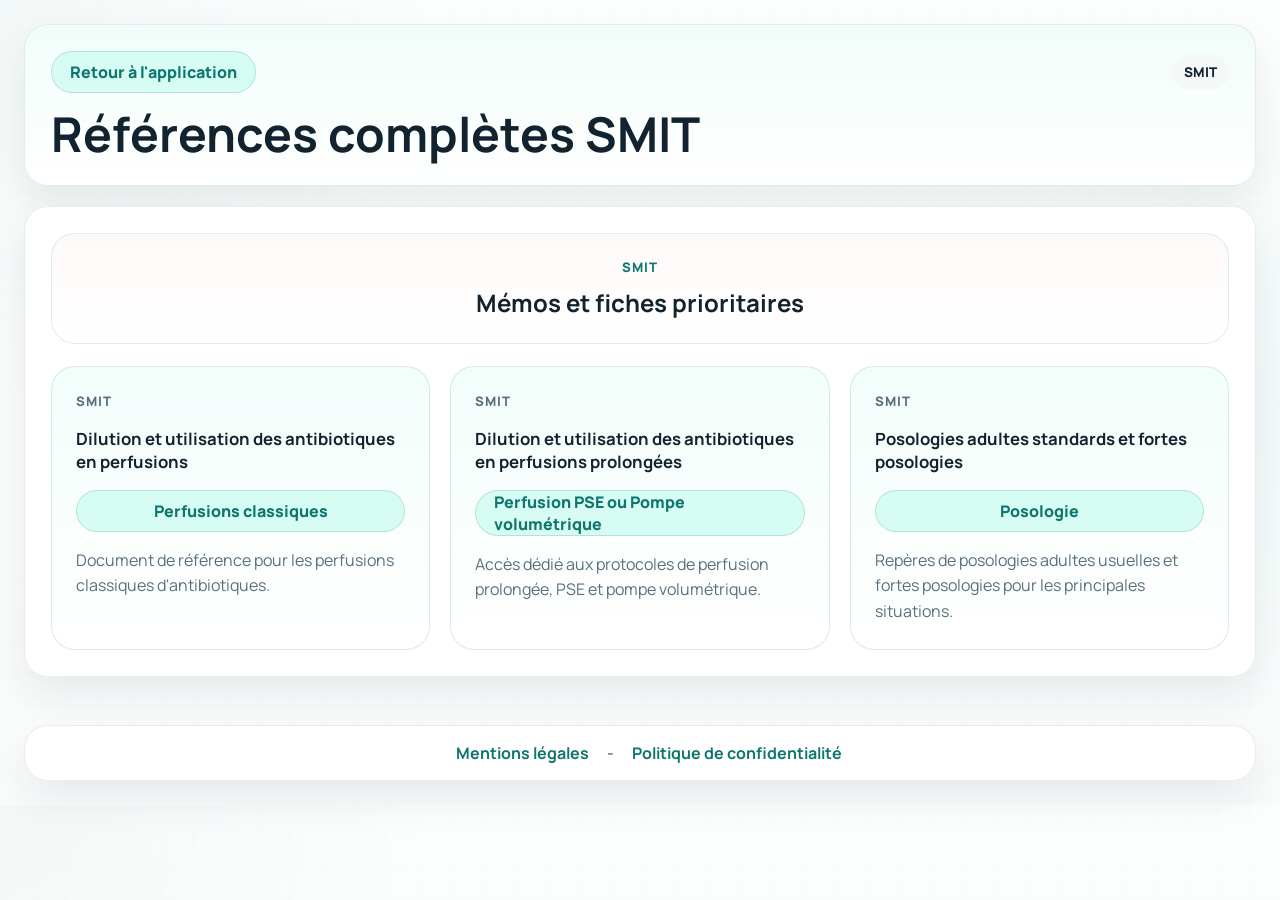
<file: html/memo-SMIT.html>
<!DOCTYPE html>
<html lang="fr">
<head>
  <meta charset="UTF-8">
  <meta name="viewport" content="width=device-width, initial-scale=1.0">
  <meta name="theme-color" content="#0f766e">
  <title>Fiches complètes SMIT</title>
  <link rel="preconnect" href="https://fonts.googleapis.com">
  <link rel="preconnect" href="https://fonts.gstatic.com" crossorigin>
  <link href="https://fonts.googleapis.com/css2?family=Manrope:wght@400;500;600;700;800&display=swap" rel="stylesheet">
  <style>
    :root {
      --bg: #eff6f6;
      --surface: rgba(255, 255, 255, 0.94);
      --surface-strong: #ffffff;
      --surface-muted: #f4f8f8;
      --border: rgba(15, 23, 42, 0.08);
      --text: #12232f;
      --text-muted: #58707d;
      --primary: #0f766e;
      --primary-soft: #ccfbf1;
      --shadow: 0 18px 40px rgba(15, 23, 42, 0.08);
      --radius-xl: 24px;
      --radius-lg: 18px;
      --radius-md: 14px;
      --max-width: 1280px;
    }

    * {
      box-sizing: border-box;
    }

    body {
      margin: 0;
      font-family: "Manrope", sans-serif;
      color: var(--text);
      background:
        radial-gradient(circle at top left, rgba(15, 118, 110, 0.12), transparent 28%),
        radial-gradient(circle at right, rgba(20, 184, 166, 0.12), transparent 24%),
        linear-gradient(180deg, #f8fcfb 0%, var(--bg) 100%);
    }

    .app-background {
      position: fixed;
      inset: 0;
      background-image:
        linear-gradient(rgba(255, 255, 255, 0.65), rgba(255, 255, 255, 0.65)),
        linear-gradient(90deg, rgba(15, 118, 110, 0.04) 1px, transparent 1px),
        linear-gradient(rgba(15, 118, 110, 0.04) 1px, transparent 1px);
      background-size: auto, 32px 32px, 32px 32px;
      pointer-events: none;
    }

    .page-shell {
      position: relative;
      z-index: 1;
      width: min(100%, var(--max-width));
      margin: 0 auto;
      padding: 24px;
      display: grid;
      gap: 20px;
    }

    .panel {
      background: var(--surface);
      border: 1px solid var(--border);
      border-radius: var(--radius-xl);
      box-shadow: var(--shadow);
      backdrop-filter: blur(14px);
    }

    .hero {
      padding: 26px;
      display: grid;
      gap: 16px;
      background:
        linear-gradient(180deg, rgba(240, 253, 250, 0.92) 0%, rgba(255, 255, 255, 0.98) 100%);
    }

    .hero-top {
      display: flex;
      align-items: center;
      justify-content: space-between;
      gap: 16px;
      flex-wrap: wrap;
    }

    .back-link,
    .card-link {
      display: inline-flex;
      align-items: center;
      justify-content: center;
      min-height: 42px;
      padding: 0 18px;
      color: var(--primary);
      background: rgba(204, 251, 241, 0.76);
      border: 1px solid rgba(15, 118, 110, 0.18);
      border-radius: 999px;
      font-weight: 800;
      text-decoration: none;
    }

    .eyebrow {
      margin: 0;
      color: var(--primary);
      font-size: 0.82rem;
      font-weight: 800;
      letter-spacing: 0.08em;
      text-transform: uppercase;
    }

    h1,
    h2,
    h3,
    p {
      margin: 0;
    }

    h1 {
      font-size: clamp(2rem, 4vw, 3rem);
      line-height: 1.05;
    }

    .hero-copy {
      display: grid;
      gap: 10px;
      max-width: 860px;
    }

    .hero-copy p {
      color: var(--text-muted);
      line-height: 1.65;
    }

    .tag-line {
      display: inline-flex;
      align-items: center;
      gap: 8px;
      width: fit-content;
      padding: 8px 12px;
      border-radius: 999px;
      font-size: 0.84rem;
      font-weight: 800;
      background: var(--surface-muted);
    }

    .hub {
      padding: 26px;
      display: grid;
      gap: 22px;
    }

    .hub-intro {
      padding: 24px;
      text-align: center;
      border: 1px solid rgba(15, 118, 110, 0.12);
      border-radius: var(--radius-xl);
      background:
        linear-gradient(180deg, rgba(255, 248, 248, 0.82) 0%, rgba(255, 255, 255, 0.98) 100%);
    }

    .hub-intro .eyebrow {
      margin-bottom: 10px;
    }

    .hub-grid {
      display: grid;
      grid-template-columns: repeat(3, minmax(0, 1fr));
      gap: 20px;
    }

    .hub-card {
      padding: 24px;
      background:
        linear-gradient(180deg, rgba(240, 253, 250, 0.82) 0%, rgba(255, 255, 255, 0.98) 100%);
      border: 1px solid rgba(15, 118, 110, 0.14);
      border-radius: var(--radius-xl);
      display: grid;
      align-content: start;
      gap: 16px;
    }

    .hub-card h3 {
      font-size: 1.05rem;
      line-height: 1.35;
    }

    .hub-card p {
      color: var(--text-muted);
      line-height: 1.6;
    }

    .site-footer {
      display: flex;
      align-items: center;
      justify-content: center;
      gap: 16px;
      padding: 16px 24px;
    }

    .site-footer-links {
      display: flex;
      align-items: center;
      justify-content: center;
      gap: 18px;
      flex-wrap: wrap;
    }

    .site-footer-links::before {
      content: "";
    }

    .site-footer-link {
      color: var(--primary);
      font-weight: 700;
      text-decoration: none;
    }

    .site-footer-link + .site-footer-link::before {
      content: "-";
      margin-right: 18px;
      color: var(--text-muted);
      font-weight: 600;
    }

    .site-footer-link:hover,
    .site-footer-link:focus-visible {
      text-decoration: underline;
      text-underline-offset: 3px;
    }

    .mobile-nav {
      display: none;
    }

    @media (max-width: 1024px) {
      .hub-grid {
        grid-template-columns: 1fr;
      }
    }

    @media (max-width: 960px) {
      .page-shell {
        padding-bottom: calc(116px + env(safe-area-inset-bottom));
      }

      .mobile-nav {
        position: fixed;
        left: 14px;
        right: 14px;
        bottom: 0;
        z-index: 60;
        display: grid;
        grid-template-columns: repeat(6, minmax(0, 1fr));
        gap: 8px;
        padding: 10px 10px max(10px, env(safe-area-inset-bottom));
        background: rgba(255, 255, 255, 0.92);
        border: 1px solid rgba(15, 23, 42, 0.08);
        border-radius: 22px;
        box-shadow: 0 20px 44px rgba(15, 23, 42, 0.16);
        backdrop-filter: blur(16px);
      }

      .mobile-nav-button {
        display: grid;
        justify-items: center;
        gap: 4px;
        min-width: 0;
        padding: 8px 4px;
        color: var(--text-muted);
        background: transparent;
        border-radius: 16px;
        text-decoration: none;
      }

      .mobile-nav-button.is-active {
        color: #115e59;
        background: rgba(204, 251, 241, 0.72);
      }

      .mobile-nav-icon {
        font-size: 1.1rem;
        line-height: 1;
      }

      .mobile-nav-label {
        max-width: 100%;
        overflow: hidden;
        font-size: 0.62rem;
        font-weight: 800;
        line-height: 1.1;
        text-align: center;
        text-overflow: ellipsis;
        white-space: nowrap;
      }
    }

    @media (max-width: 720px) {
      .page-shell {
        padding: 16px;
        padding-bottom: calc(116px + env(safe-area-inset-bottom));
      }

      .hero,
      .hub {
        padding: 18px;
      }

      .hub-intro,
      .hub-card {
        padding: 20px;
      }
    }
  </style>
</head>
<body>
  <div class="app-background"></div>
  <main class="page-shell">
    <header class="panel hero">
      <div class="hero-top">
        <a class="back-link" href="../index.html">Retour à l'application</a>
        <span class="tag-line">SMIT</span>
      </div>
      <div class="hero-copy">
        <h1>Références complètes SMIT</h1>
    </header>

    <section class="panel hub">
      <div class="hub-intro">
        <p class="eyebrow">SMIT</p>
        <h2>Mémos et fiches prioritaires</h2>
      </div>

      <div class="hub-grid">
        <article class="hub-card">
          <p class="eyebrow">SMIT</p>
          <h3>Dilution et utilisation des antibiotiques en perfusions</h3>
          <a class="card-link" target="_blank" href="https://wconzbxoisgvoodccact.supabase.co/storage/v1/object/sign/documents/Dilution%20et%20utilisation%20des%20antibiotiques%20en%20perfusions%20intermittentes-1.pdf?token=eyJraWQiOiJzdG9yYWdlLXVybC1zaWduaW5nLWtleV9mNWFkNjI1YS1jNjM0LTQ1NDMtYWU3YS1iMGZkZGFiMDJjYWEiLCJhbGciOiJIUzI1NiJ9.eyJ1cmwiOiJkb2N1bWVudHMvRGlsdXRpb24gZXQgdXRpbGlzYXRpb24gZGVzIGFudGliaW90aXF1ZXMgZW4gcGVyZnVzaW9ucyBpbnRlcm1pdHRlbnRlcy0xLnBkZiIsImlhdCI6MTc3NTAwMTI4MiwiZXhwIjoxODY5NjA5MjgyfQ.0YzCoaEHHpoESrlWZrULEFPyA8N-spvfssZGwcmEK4k" aria-disabled="true">Perfusions classiques</a>
          <p>Document de référence pour les perfusions classiques d'antibiotiques.</p>
        </article>

        <article class="hub-card">
          <p class="eyebrow">SMIT</p>
          <h3>Dilution et utilisation des antibiotiques en perfusions prolongées</h3>
          <a class="card-link" target="_blank" href="https://wconzbxoisgvoodccact.supabase.co/storage/v1/object/sign/documents/Dilution%20et%20utilisation%20des%20antibiotiques%20en%20perfusions%20prolongees-1.pdf?token=eyJraWQiOiJzdG9yYWdlLXVybC1zaWduaW5nLWtleV9mNWFkNjI1YS1jNjM0LTQ1NDMtYWU3YS1iMGZkZGFiMDJjYWEiLCJhbGciOiJIUzI1NiJ9.eyJ1cmwiOiJkb2N1bWVudHMvRGlsdXRpb24gZXQgdXRpbGlzYXRpb24gZGVzIGFudGliaW90aXF1ZXMgZW4gcGVyZnVzaW9ucyBwcm9sb25nZWVzLTEucGRmIiwiaWF0IjoxNzc1MDAxNjIyLCJleHAiOjE4Njk2MDk2MjJ9.fCyyHQx-Goko8UhN1rtcDjIpyOLItWCM5M6fmrimUtI" aria-disabled="true">Perfusion PSE ou Pompe volumétrique</a>
          <p>Accès dédié aux protocoles de perfusion prolongée, PSE et pompe volumétrique.</p>
        </article>

        <article class="hub-card">
          <p class="eyebrow">SMIT</p>
          <h3>Posologies adultes standards et fortes posologies</h3>
          <a class="card-link" target="_blank" href="https://wconzbxoisgvoodccact.supabase.co/storage/v1/object/sign/documents/Posologies%20ADULTES%20standards%20et%20FORTES%20POSOLOGIES%20-1.pdf?token=eyJraWQiOiJzdG9yYWdlLXVybC1zaWduaW5nLWtleV9mNWFkNjI1YS1jNjM0LTQ1NDMtYWU3YS1iMGZkZGFiMDJjYWEiLCJhbGciOiJIUzI1NiJ9.eyJ1cmwiOiJkb2N1bWVudHMvUG9zb2xvZ2llcyBBRFVMVEVTIHN0YW5kYXJkcyBldCBGT1JURVMgUE9TT0xPR0lFUyAtMS5wZGYiLCJpYXQiOjE3NzUwMDE2ODYsImV4cCI6MTg2OTYwOTY4Nn0.AC0_gnFPWX2ZiXMAH1gKI7ZyOW5i5-5oi69HK5YE4Ks" aria-disabled="true">Posologie</a>
          <p>Repères de posologies adultes usuelles et fortes posologies pour les principales situations.</p>
        </article>
      </div>
    </section>
  </main>
  <footer class="page-shell">
    <div class="panel site-footer" aria-label="Liens légaux">
      <div class="site-footer-links">
        <a class="site-footer-link" href="./mentions-legales.html">Mentions légales</a>
        <a class="site-footer-link" href="./politique-confidentialite.html">Politique de confidentialité</a>
      </div>
    </div>
  </footer>
  <nav class="mobile-nav" aria-label="Navigation mobile principale">
    <a class="mobile-nav-button" href="../index.html" data-app-view="medications">
      <span class="mobile-nav-icon" aria-hidden="true">💊</span>
      <span class="mobile-nav-label">Médicaments</span>
    </a>
    <a class="mobile-nav-button is-active" href="../index.html" data-app-view="protocols">
      <span class="mobile-nav-icon" aria-hidden="true">📋</span>
      <span class="mobile-nav-label">Protocoles / Procédures</span>
    </a>
    <a class="mobile-nav-button" href="../index.html" data-app-view="services">
      <span class="mobile-nav-icon" aria-hidden="true">🏥</span>
      <span class="mobile-nav-label">Services</span>
    </a>
    <a class="mobile-nav-button" href="../index.html" data-app-view="emergency-meds">
      <span class="mobile-nav-icon" aria-hidden="true">⚡</span>
      <span class="mobile-nav-label">Médocs d'urgence</span>
    </a>
    <a class="mobile-nav-button" href="../index.html" data-app-view="directories">
      <span class="mobile-nav-icon" aria-hidden="true">☎</span>
      <span class="mobile-nav-label">Annuaires</span>
    </a>
    <a class="mobile-nav-button" href="../index.html" data-app-view="codes">
      <span class="mobile-nav-icon" aria-hidden="true">#</span>
      <span class="mobile-nav-label">Codes / Liens</span>
    </a>
  </nav>
  <script>
    document.querySelectorAll("[data-app-view]").forEach((link) => {
      link.addEventListener("click", () => {
        window.localStorage.setItem(
          "asguide.appState",
          JSON.stringify({ currentView: link.dataset.appView, viewContext: {} })
        );
      });
    });
  </script>
</body>
</html>
</file>
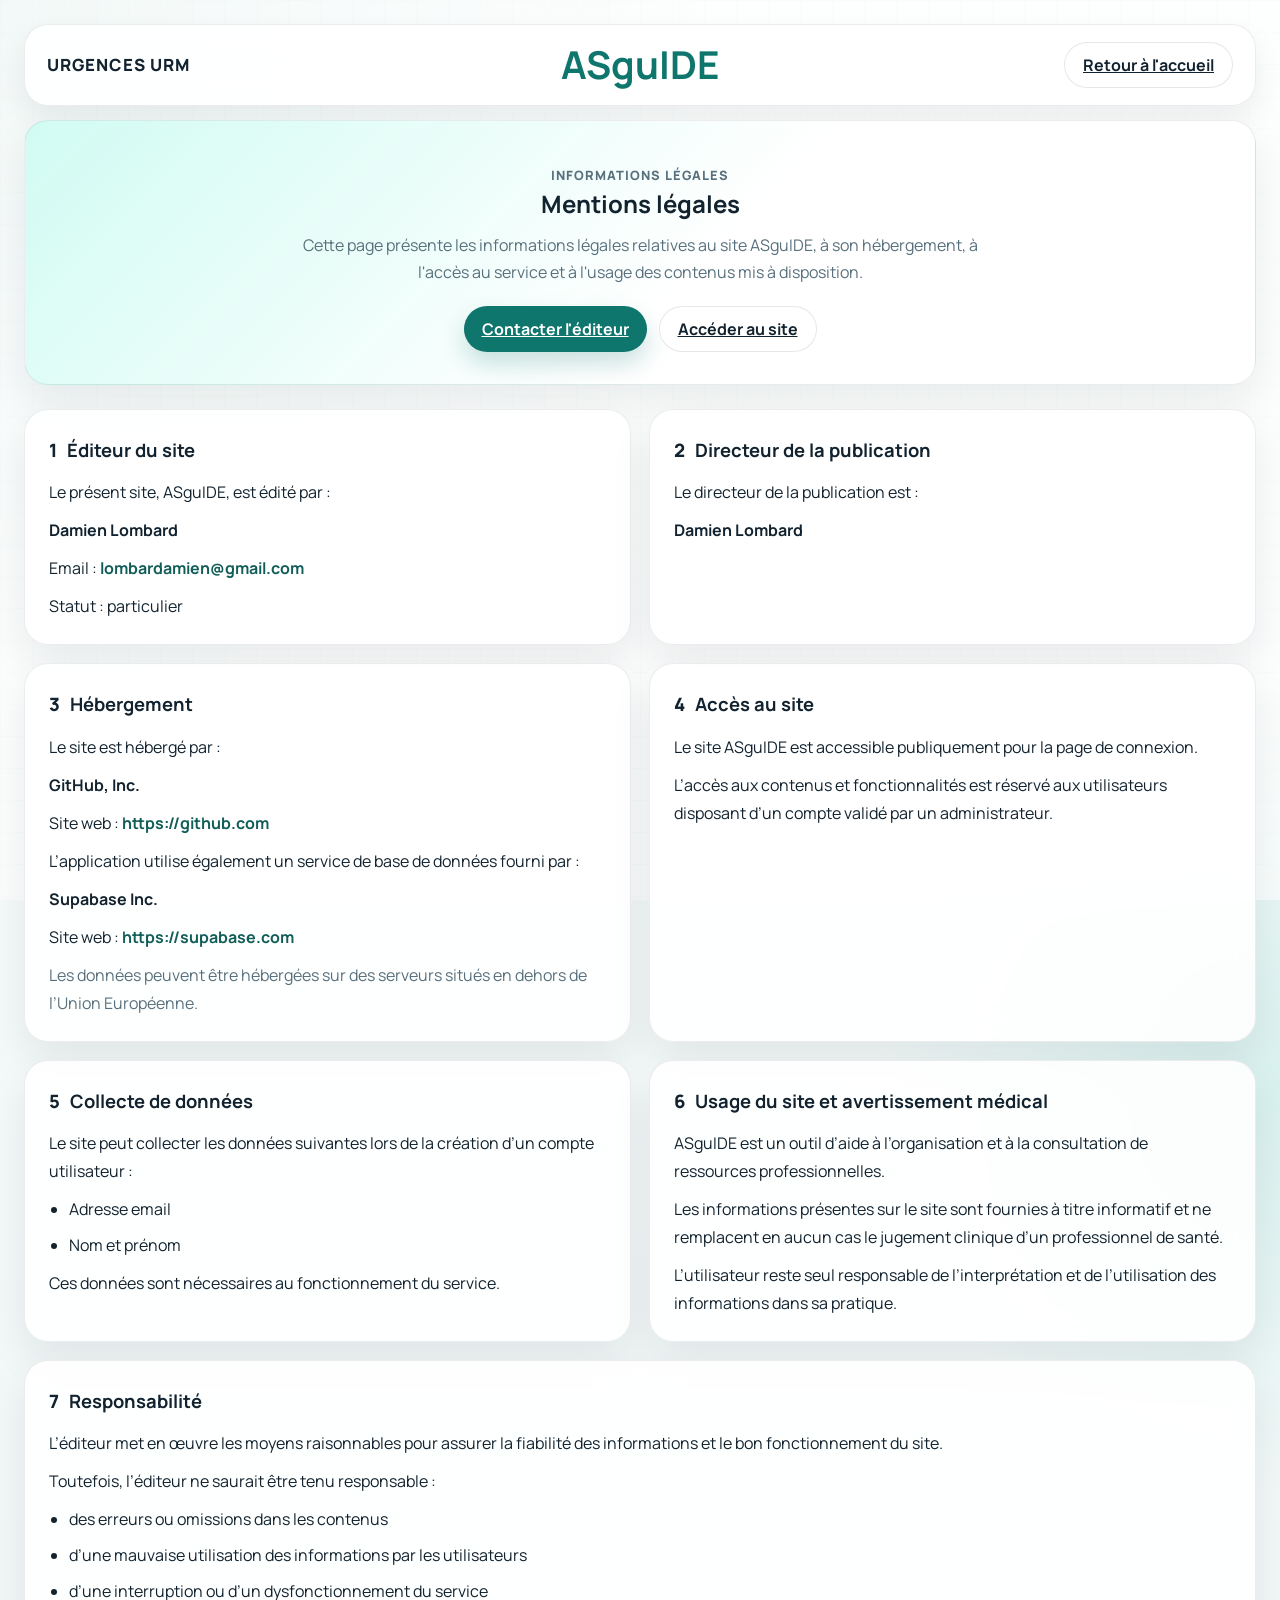
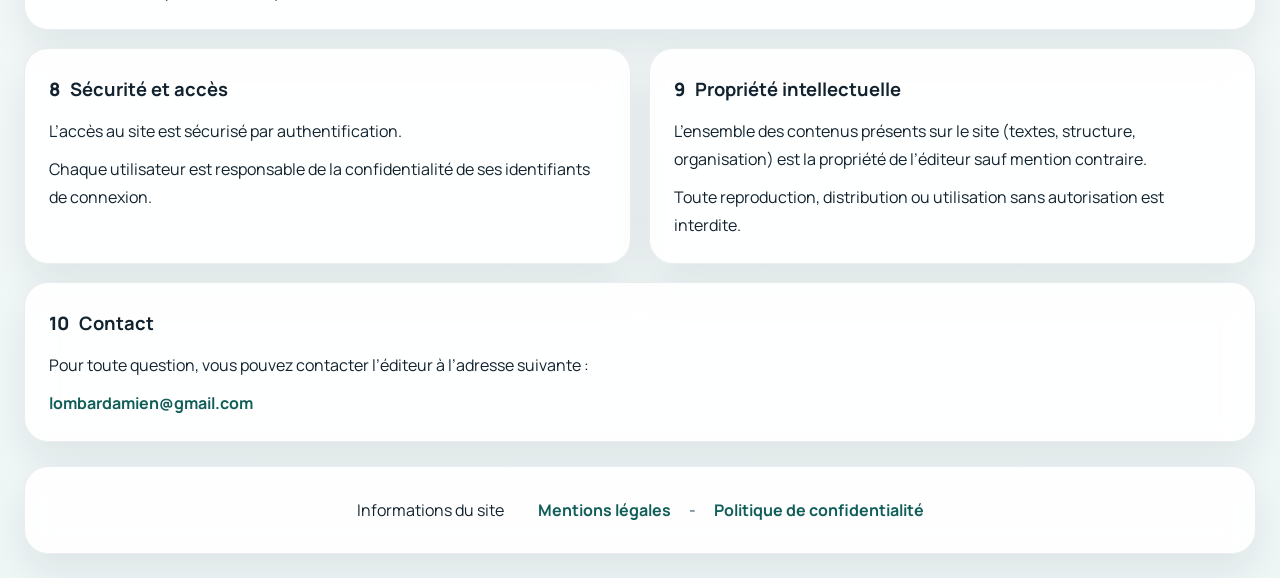
<file: html/mentions-legales.html>
<!DOCTYPE html>
<html lang="fr">
<head>
  <meta charset="UTF-8">
  <meta name="viewport" content="width=device-width, initial-scale=1.0">
  <meta name="theme-color" content="#0f766e">
  <title>Mentions légales | ASguIDE</title>
  <link rel="preconnect" href="https://fonts.googleapis.com">
  <link rel="preconnect" href="https://fonts.gstatic.com" crossorigin>
  <link href="https://fonts.googleapis.com/css2?family=Manrope:wght@400;500;600;700;800&display=swap" rel="stylesheet">
  <link rel="stylesheet" href="../css/style.css">
  <style>
    .legal-shell {
      display: grid;
      gap: 24px;
    }

    .legal-hero,
    .legal-card {
      background: var(--surface);
      border: 1px solid var(--border);
      border-radius: var(--radius-xl);
      box-shadow: var(--shadow);
      backdrop-filter: blur(14px);
    }

    .legal-hero {
      padding: 32px;
      text-align: center;
      background:
        linear-gradient(135deg, rgba(204, 251, 241, 0.9) 0%, rgba(255, 255, 255, 0.92) 55%),
        var(--surface);
    }

    .legal-hero h2,
    .legal-card h3 {
      margin: 0;
    }

    .legal-hero p {
      max-width: 72ch;
      margin: 12px auto 0;
      color: var(--text-muted);
      line-height: 1.7;
    }

    .legal-grid {
      display: grid;
      gap: 18px;
    }

    .legal-card {
      padding: 24px;
    }

    .legal-card-header {
      display: flex;
      align-items: baseline;
      gap: 10px;
      margin-bottom: 12px;
      flex-wrap: wrap;
    }

    .legal-card-header .section-kicker {
      margin: 0;
      font-size: 1.15rem;
      letter-spacing: 0;
    }

    .legal-card h3 {
      margin: 0;
      font-size: 1.15rem;
    }

    .legal-card p,
    .legal-card li {
      margin: 0;
      color: var(--text);
      line-height: 1.75;
    }

    .legal-card .muted {
      color: var(--text-muted);
    }

    .legal-stack {
      display: grid;
      gap: 10px;
    }

    .legal-list {
      margin: 0;
      padding-left: 20px;
      display: grid;
      gap: 8px;
    }

    .legal-actions {
      display: flex;
      justify-content: center;
      flex-wrap: wrap;
      gap: 12px;
      margin-top: 20px;
    }

    .legal-link {
      color: var(--primary-strong);
      font-weight: 700;
      text-decoration: none;
    }

    .legal-link:hover,
    .legal-link:focus-visible {
      text-decoration: underline;
      text-underline-offset: 3px;
    }

    @media (min-width: 900px) {
      .legal-grid {
        grid-template-columns: repeat(2, minmax(0, 1fr));
      }

      .legal-card.is-full {
        grid-column: 1 / -1;
      }
    }

    @media (max-width: 720px) {
      .page-shell {
        padding: 16px;
      }

      .topbar {
        padding: 18px;
      }

      .topbar-brand {
        display: grid;
        gap: 6px;
        width: 100%;
        justify-items: center;
      }

      .topbar-brand h1 {
        position: static;
        transform: none;
        text-align: center;
        font-size: 2rem;
      }

      .legal-hero,
      .legal-card {
        padding: 20px;
      }
    }

  </style>
</head>
<body>
  <div class="app-background"></div>

  <div class="page-shell">
    <header class="topbar">
      <div class="topbar-brand">
        <p class="eyebrow">Urgences URM</p>
        <h1>ASguIDE</h1>
      </div>

      <a class="button button-secondary" href="../index.html">Retour à l'accueil</a>
    </header>

    <main class="legal-shell">
      <section class="legal-hero">
        <p class="section-kicker">Informations légales</p>
        <h2>Mentions légales</h2>
        <p>
          Cette page présente les informations légales relatives au site ASguIDE, à son hébergement,
          à l'accès au service et à l'usage des contenus mis à disposition.
        </p>
        <div class="legal-actions">
          <a class="button button-primary" href="mailto:lombardamien@gmail.com">Contacter l'éditeur</a>
          <a class="button button-secondary" href="../index.html">Accéder au site</a>
        </div>
      </section>

      <section class="legal-grid" aria-label="Contenu des mentions légales">
        <article class="legal-card">
          <div class="legal-card-header">
            <p class="section-kicker">1</p>
            <h3>Éditeur du site</h3>
          </div>
          <div class="legal-stack">
            <p>Le présent site, ASguIDE, est édité par :</p>
            <p><strong>Damien Lombard</strong></p>
            <p>Email : <a class="legal-link" href="mailto:lombardamien@gmail.com">lombardamien@gmail.com</a></p>
            <p>Statut : particulier</p>
          </div>
        </article>

        <article class="legal-card">
          <div class="legal-card-header">
            <p class="section-kicker">2</p>
            <h3>Directeur de la publication</h3>
          </div>
          <div class="legal-stack">
            <p>Le directeur de la publication est :</p>
            <p><strong>Damien Lombard</strong></p>
          </div>
        </article>

        <article class="legal-card">
          <div class="legal-card-header">
            <p class="section-kicker">3</p>
            <h3>Hébergement</h3>
          </div>
          <div class="legal-stack">
            <p>Le site est hébergé par :</p>
            <p><strong>GitHub, Inc.</strong></p>
            <p>Site web : <a class="legal-link" href="https://github.com" target="_blank" rel="noreferrer">https://github.com</a></p>
            <p>L’application utilise également un service de base de données fourni par :</p>
            <p><strong>Supabase Inc.</strong></p>
            <p>Site web : <a class="legal-link" href="https://supabase.com" target="_blank" rel="noreferrer">https://supabase.com</a></p>
            <p class="muted">Les données peuvent être hébergées sur des serveurs situés en dehors de l’Union Européenne.</p>
          </div>
        </article>

        <article class="legal-card">
          <div class="legal-card-header">
            <p class="section-kicker">4</p>
            <h3>Accès au site</h3>
          </div>
          <div class="legal-stack">
            <p>Le site ASguIDE est accessible publiquement pour la page de connexion.</p>
            <p>L’accès aux contenus et fonctionnalités est réservé aux utilisateurs disposant d’un compte validé par un administrateur.</p>
          </div>
        </article>

        <article class="legal-card">
          <div class="legal-card-header">
            <p class="section-kicker">5</p>
            <h3>Collecte de données</h3>
          </div>
          <div class="legal-stack">
            <p>Le site peut collecter les données suivantes lors de la création d’un compte utilisateur :</p>
            <ul class="legal-list">
              <li>Adresse email</li>
              <li>Nom et prénom</li>
            </ul>
            <p>Ces données sont nécessaires au fonctionnement du service.</p>
          </div>
        </article>

        <article class="legal-card">
          <div class="legal-card-header">
            <p class="section-kicker">6</p>
            <h3>Usage du site et avertissement médical</h3>
          </div>
          <div class="legal-stack">
            <p>ASguIDE est un outil d’aide à l’organisation et à la consultation de ressources professionnelles.</p>
            <p>Les informations présentes sur le site sont fournies à titre informatif et ne remplacent en aucun cas le jugement clinique d’un professionnel de santé.</p>
            <p>L’utilisateur reste seul responsable de l’interprétation et de l’utilisation des informations dans sa pratique.</p>
          </div>
        </article>

        <article class="legal-card is-full">
          <div class="legal-card-header">
            <p class="section-kicker">7</p>
            <h3>Responsabilité</h3>
          </div>
          <div class="legal-stack">
            <p>L’éditeur met en œuvre les moyens raisonnables pour assurer la fiabilité des informations et le bon fonctionnement du site.</p>
            <p>Toutefois, l’éditeur ne saurait être tenu responsable :</p>
            <ul class="legal-list">
              <li>des erreurs ou omissions dans les contenus</li>
              <li>d’une mauvaise utilisation des informations par les utilisateurs</li>
              <li>d’une interruption ou d’un dysfonctionnement du service</li>
            </ul>
          </div>
        </article>

        <article class="legal-card">
          <div class="legal-card-header">
            <p class="section-kicker">8</p>
            <h3>Sécurité et accès</h3>
          </div>
          <div class="legal-stack">
            <p>L’accès au site est sécurisé par authentification.</p>
            <p>Chaque utilisateur est responsable de la confidentialité de ses identifiants de connexion.</p>
          </div>
        </article>

        <article class="legal-card">
          <div class="legal-card-header">
            <p class="section-kicker">9</p>
            <h3>Propriété intellectuelle</h3>
          </div>
          <div class="legal-stack">
            <p>L’ensemble des contenus présents sur le site (textes, structure, organisation) est la propriété de l’éditeur sauf mention contraire.</p>
            <p>Toute reproduction, distribution ou utilisation sans autorisation est interdite.</p>
          </div>
        </article>

        <article class="legal-card is-full">
          <div class="legal-card-header">
            <p class="section-kicker">10</p>
            <h3>Contact</h3>
          </div>
          <div class="legal-stack">
            <p>Pour toute question, vous pouvez contacter l’éditeur à l’adresse suivante :</p>
            <p><a class="legal-link" href="mailto:lombardamien@gmail.com">lombardamien@gmail.com</a></p>
          </div>
        </article>
      </section>
    </main>

    <footer class="site-footer panel" aria-label="Liens légaux">
      <p class="site-footer-text">Informations du site</p>
      <div class="site-footer-links">
        <a class="site-footer-link" href="./mentions-legales.html">Mentions légales</a>
        <a class="site-footer-link" href="./politique-confidentialite.html">Politique de confidentialité</a>
      </div>
    </footer>
  </div>
  <nav class="mobile-nav" aria-label="Navigation mobile principale">
    <a class="mobile-nav-button" href="../index.html" data-app-view="medications">
      <span class="mobile-nav-icon" aria-hidden="true">💊</span>
      <span class="mobile-nav-label">Médicaments</span>
    </a>
    <a class="mobile-nav-button" href="../index.html" data-app-view="protocols">
      <span class="mobile-nav-icon" aria-hidden="true">📋</span>
      <span class="mobile-nav-label">Protocoles / Procédures</span>
    </a>
    <a class="mobile-nav-button" href="../index.html" data-app-view="services">
      <span class="mobile-nav-icon" aria-hidden="true">🏥</span>
      <span class="mobile-nav-label">Services</span>
    </a>
    <a class="mobile-nav-button" href="../index.html" data-app-view="emergency-meds">
      <span class="mobile-nav-icon" aria-hidden="true">⚡</span>
      <span class="mobile-nav-label">Médocs d'urgence</span>
    </a>
    <a class="mobile-nav-button" href="../index.html" data-app-view="directories">
      <span class="mobile-nav-icon" aria-hidden="true">☎</span>
      <span class="mobile-nav-label">Annuaires</span>
    </a>
    <a class="mobile-nav-button" href="../index.html" data-app-view="codes">
      <span class="mobile-nav-icon" aria-hidden="true">#</span>
      <span class="mobile-nav-label">Codes / Liens</span>
    </a>
  </nav>
  <script>
    document.querySelectorAll("[data-app-view]").forEach((link) => {
      link.addEventListener("click", () => {
        window.localStorage.setItem(
          "asguide.appState",
          JSON.stringify({ currentView: link.dataset.appView, viewContext: {} })
        );
      });
    });
  </script>
</body>
</html>
</file>
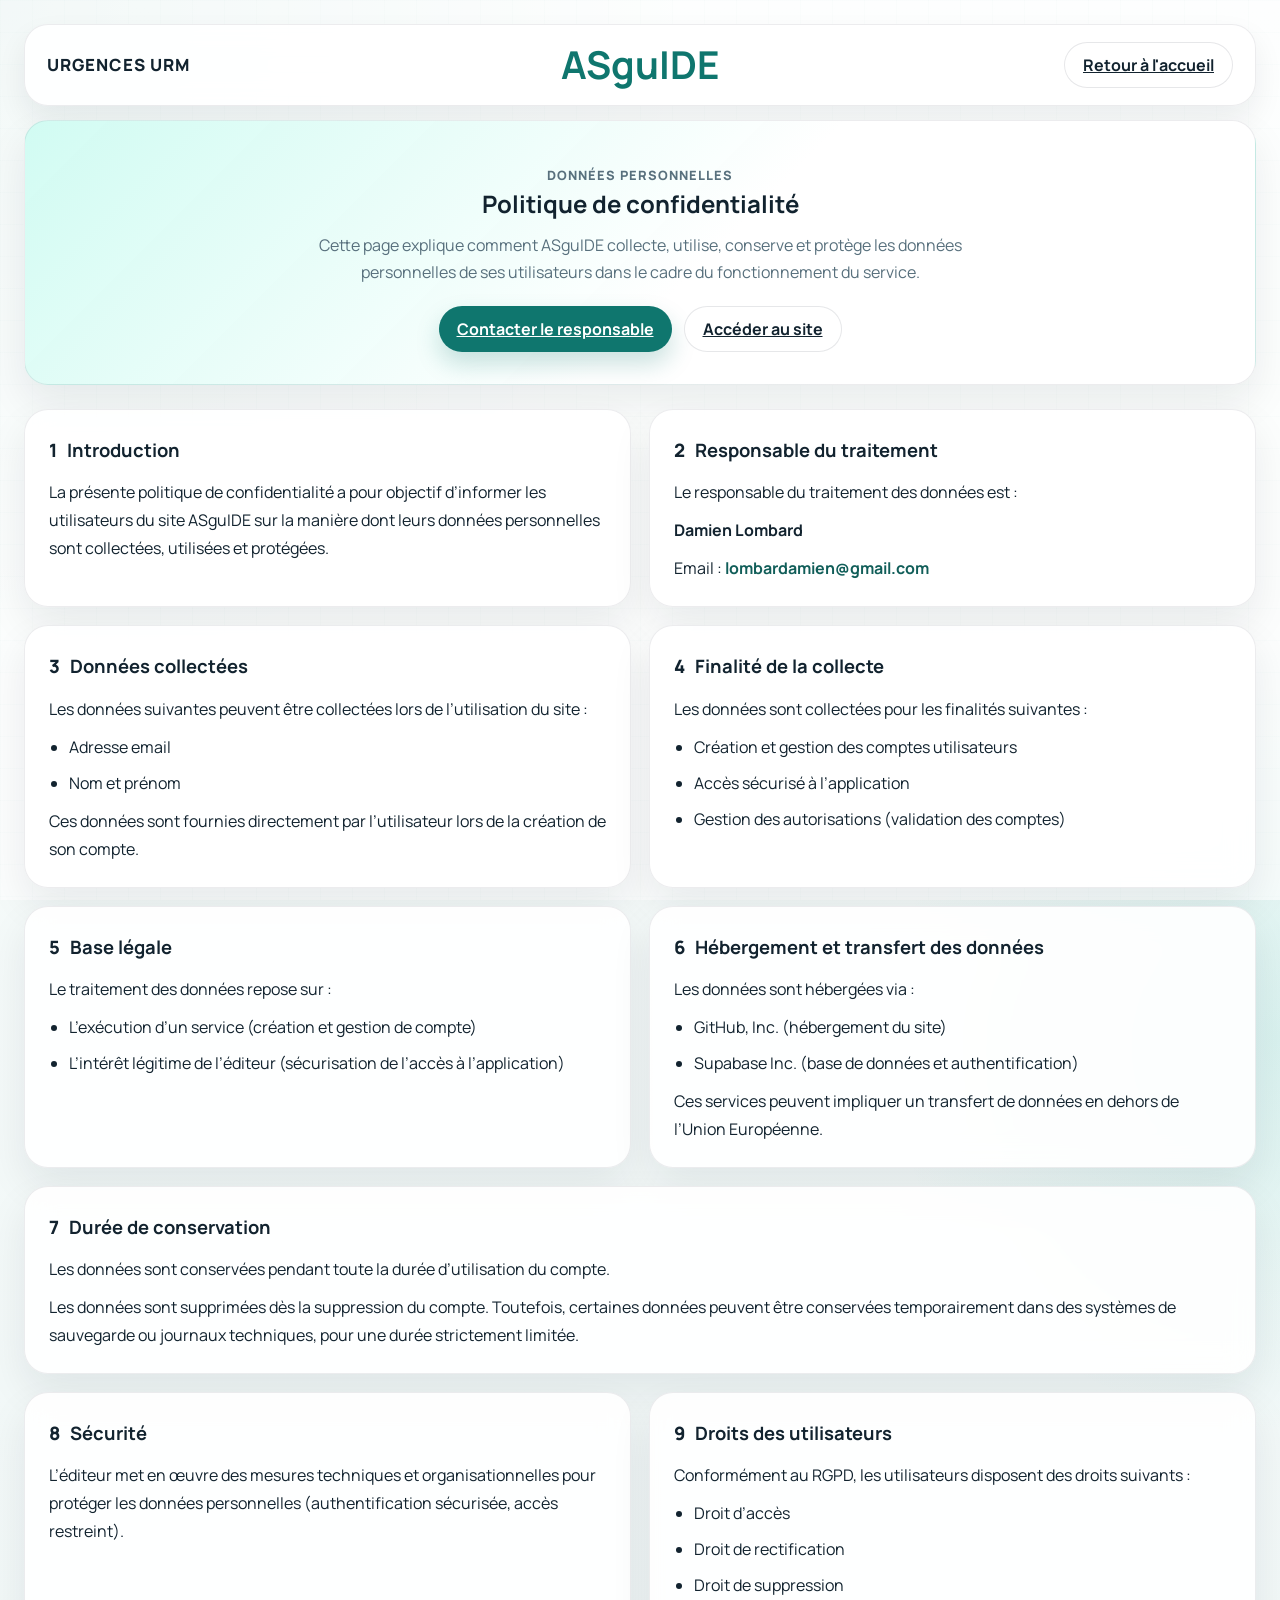
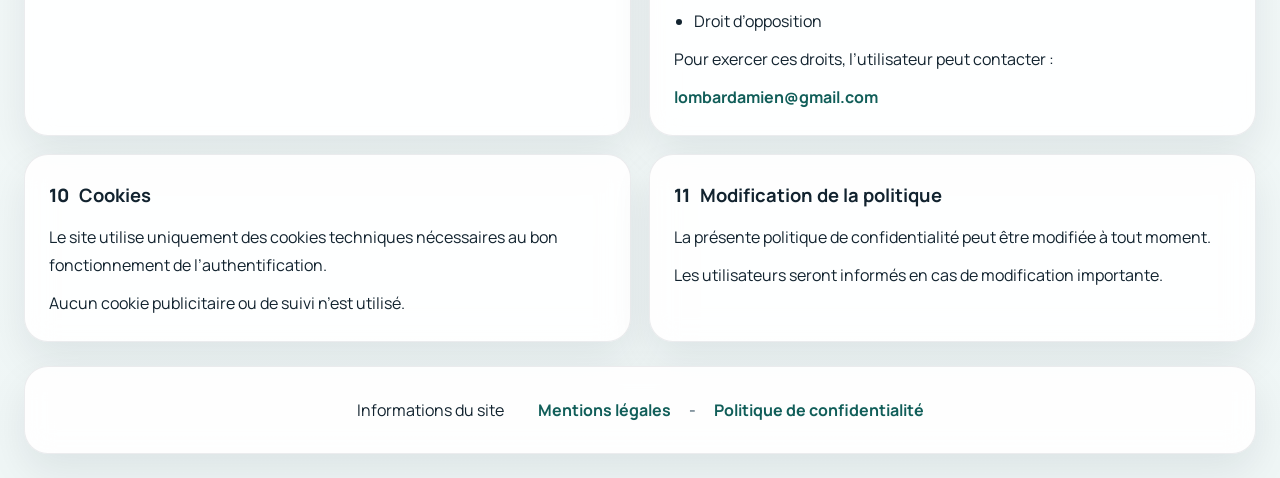
<file: html/politique-confidentialite.html>
<!DOCTYPE html>
<html lang="fr">
<head>
  <meta charset="UTF-8">
  <meta name="viewport" content="width=device-width, initial-scale=1.0">
  <meta name="theme-color" content="#0f766e">
  <title>Politique de confidentialité | ASguIDE</title>
  <link rel="preconnect" href="https://fonts.googleapis.com">
  <link rel="preconnect" href="https://fonts.gstatic.com" crossorigin>
  <link href="https://fonts.googleapis.com/css2?family=Manrope:wght@400;500;600;700;800&display=swap" rel="stylesheet">
  <link rel="stylesheet" href="../css/style.css">
  <style>
    .legal-shell {
      display: grid;
      gap: 24px;
    }

    .legal-hero,
    .legal-card {
      background: var(--surface);
      border: 1px solid var(--border);
      border-radius: var(--radius-xl);
      box-shadow: var(--shadow);
      backdrop-filter: blur(14px);
    }

    .legal-hero {
      padding: 32px;
      text-align: center;
      background:
        linear-gradient(135deg, rgba(204, 251, 241, 0.9) 0%, rgba(255, 255, 255, 0.92) 55%),
        var(--surface);
    }

    .legal-hero h2,
    .legal-card h3 {
      margin: 0;
    }

    .legal-hero p {
      max-width: 72ch;
      margin: 12px auto 0;
      color: var(--text-muted);
      line-height: 1.7;
    }

    .legal-grid {
      display: grid;
      gap: 18px;
    }

    .legal-card {
      padding: 24px;
    }

    .legal-card-header {
      display: flex;
      align-items: baseline;
      gap: 10px;
      margin-bottom: 12px;
      flex-wrap: wrap;
    }

    .legal-card-header .section-kicker {
      margin: 0;
      font-size: 1.15rem;
      letter-spacing: 0;
    }

    .legal-card h3 {
      margin: 0;
      font-size: 1.15rem;
    }

    .legal-card p,
    .legal-card li {
      margin: 0;
      color: var(--text);
      line-height: 1.75;
    }

    .legal-card .muted {
      color: var(--text-muted);
    }

    .legal-stack {
      display: grid;
      gap: 10px;
    }

    .legal-list {
      margin: 0;
      padding-left: 20px;
      display: grid;
      gap: 8px;
    }

    .legal-actions {
      display: flex;
      justify-content: center;
      flex-wrap: wrap;
      gap: 12px;
      margin-top: 20px;
    }

    .legal-link {
      color: var(--primary-strong);
      font-weight: 700;
      text-decoration: none;
    }

    .legal-link:hover,
    .legal-link:focus-visible {
      text-decoration: underline;
      text-underline-offset: 3px;
    }

    @media (min-width: 900px) {
      .legal-grid {
        grid-template-columns: repeat(2, minmax(0, 1fr));
      }

      .legal-card.is-full {
        grid-column: 1 / -1;
      }
    }

    @media (max-width: 720px) {
      .page-shell {
        padding: 16px;
      }

      .topbar {
        padding: 18px;
      }

      .topbar-brand {
        display: grid;
        gap: 6px;
        width: 100%;
        justify-items: center;
      }

      .topbar-brand h1 {
        position: static;
        transform: none;
        text-align: center;
        font-size: 2rem;
      }

      .legal-hero,
      .legal-card {
        padding: 20px;
      }
    }

  </style>
</head>
<body>
  <div class="app-background"></div>

  <div class="page-shell">
    <header class="topbar">
      <div class="topbar-brand">
        <p class="eyebrow">Urgences URM</p>
        <h1>ASguIDE</h1>
      </div>

      <a class="button button-secondary" href="../index.html">Retour à l'accueil</a>
    </header>

    <main class="legal-shell">
      <section class="legal-hero">
        <p class="section-kicker">Données personnelles</p>
        <h2>Politique de confidentialité</h2>
        <p>
          Cette page explique comment ASguIDE collecte, utilise, conserve et protège les données
          personnelles de ses utilisateurs dans le cadre du fonctionnement du service.
        </p>
        <div class="legal-actions">
          <a class="button button-primary" href="mailto:lombardamien@gmail.com">Contacter le responsable</a>
          <a class="button button-secondary" href="../index.html">Accéder au site</a>
        </div>
      </section>

      <section class="legal-grid" aria-label="Contenu de la politique de confidentialité">
        <article class="legal-card">
          <div class="legal-card-header">
            <p class="section-kicker">1</p>
            <h3>Introduction</h3>
          </div>
          <div class="legal-stack">
            <p>La présente politique de confidentialité a pour objectif d’informer les utilisateurs du site ASguIDE sur la manière dont leurs données personnelles sont collectées, utilisées et protégées.</p>
          </div>
        </article>

        <article class="legal-card">
          <div class="legal-card-header">
            <p class="section-kicker">2</p>
            <h3>Responsable du traitement</h3>
          </div>
          <div class="legal-stack">
            <p>Le responsable du traitement des données est :</p>
            <p><strong>Damien Lombard</strong></p>
            <p>Email : <a class="legal-link" href="mailto:lombardamien@gmail.com">lombardamien@gmail.com</a></p>
          </div>
        </article>

        <article class="legal-card">
          <div class="legal-card-header">
            <p class="section-kicker">3</p>
            <h3>Données collectées</h3>
          </div>
          <div class="legal-stack">
            <p>Les données suivantes peuvent être collectées lors de l’utilisation du site :</p>
            <ul class="legal-list">
              <li>Adresse email</li>
              <li>Nom et prénom</li>
            </ul>
            <p>Ces données sont fournies directement par l’utilisateur lors de la création de son compte.</p>
          </div>
        </article>

        <article class="legal-card">
          <div class="legal-card-header">
            <p class="section-kicker">4</p>
            <h3>Finalité de la collecte</h3>
          </div>
          <div class="legal-stack">
            <p>Les données sont collectées pour les finalités suivantes :</p>
            <ul class="legal-list">
              <li>Création et gestion des comptes utilisateurs</li>
              <li>Accès sécurisé à l’application</li>
              <li>Gestion des autorisations (validation des comptes)</li>
            </ul>
          </div>
        </article>

        <article class="legal-card">
          <div class="legal-card-header">
            <p class="section-kicker">5</p>
            <h3>Base légale</h3>
          </div>
          <div class="legal-stack">
            <p>Le traitement des données repose sur :</p>
            <ul class="legal-list">
              <li>L’exécution d’un service (création et gestion de compte)</li>
              <li>L’intérêt légitime de l’éditeur (sécurisation de l’accès à l’application)</li>
            </ul>
          </div>
        </article>

        <article class="legal-card">
          <div class="legal-card-header">
            <p class="section-kicker">6</p>
            <h3>Hébergement et transfert des données</h3>
          </div>
          <div class="legal-stack">
            <p>Les données sont hébergées via :</p>
            <ul class="legal-list">
              <li>GitHub, Inc. (hébergement du site)</li>
              <li>Supabase Inc. (base de données et authentification)</li>
            </ul>
            <p>Ces services peuvent impliquer un transfert de données en dehors de l’Union Européenne.</p>
          </div>
        </article>

        <article class="legal-card is-full">
          <div class="legal-card-header">
            <p class="section-kicker">7</p>
            <h3>Durée de conservation</h3>
          </div>
          <div class="legal-stack">
            <p>Les données sont conservées pendant toute la durée d’utilisation du compte.</p>
            <p>Les données sont supprimées dès la suppression du compte. Toutefois, certaines données peuvent être conservées temporairement dans des systèmes de sauvegarde ou journaux techniques, pour une durée strictement limitée.</p>
          </div>
        </article>

        <article class="legal-card">
          <div class="legal-card-header">
            <p class="section-kicker">8</p>
            <h3>Sécurité</h3>
          </div>
          <div class="legal-stack">
            <p>L’éditeur met en œuvre des mesures techniques et organisationnelles pour protéger les données personnelles (authentification sécurisée, accès restreint).</p>
          </div>
        </article>

        <article class="legal-card">
          <div class="legal-card-header">
            <p class="section-kicker">9</p>
            <h3>Droits des utilisateurs</h3>
          </div>
          <div class="legal-stack">
            <p>Conformément au RGPD, les utilisateurs disposent des droits suivants :</p>
            <ul class="legal-list">
              <li>Droit d’accès</li>
              <li>Droit de rectification</li>
              <li>Droit de suppression</li>
              <li>Droit d’opposition</li>
            </ul>
            <p>Pour exercer ces droits, l’utilisateur peut contacter :</p>
            <p><a class="legal-link" href="mailto:lombardamien@gmail.com">lombardamien@gmail.com</a></p>
          </div>
        </article>

        <article class="legal-card">
          <div class="legal-card-header">
            <p class="section-kicker">10</p>
            <h3>Cookies</h3>
          </div>
          <div class="legal-stack">
            <p>Le site utilise uniquement des cookies techniques nécessaires au bon fonctionnement de l’authentification.</p>
            <p>Aucun cookie publicitaire ou de suivi n’est utilisé.</p>
          </div>
        </article>

        <article class="legal-card">
          <div class="legal-card-header">
            <p class="section-kicker">11</p>
            <h3>Modification de la politique</h3>
          </div>
          <div class="legal-stack">
            <p>La présente politique de confidentialité peut être modifiée à tout moment.</p>
            <p>Les utilisateurs seront informés en cas de modification importante.</p>
          </div>
        </article>
      </section>
    </main>

    <footer class="site-footer panel" aria-label="Liens légaux">
      <p class="site-footer-text">Informations du site</p>
      <div class="site-footer-links">
        <a class="site-footer-link" href="./mentions-legales.html">Mentions légales</a>
        <a class="site-footer-link" href="./politique-confidentialite.html">Politique de confidentialité</a>
      </div>
    </footer>
  </div>
  <nav class="mobile-nav" aria-label="Navigation mobile principale">
    <a class="mobile-nav-button" href="../index.html" data-app-view="medications">
      <span class="mobile-nav-icon" aria-hidden="true">💊</span>
      <span class="mobile-nav-label">Médicaments</span>
    </a>
    <a class="mobile-nav-button" href="../index.html" data-app-view="protocols">
      <span class="mobile-nav-icon" aria-hidden="true">📋</span>
      <span class="mobile-nav-label">Protocoles / Procédures</span>
    </a>
    <a class="mobile-nav-button" href="../index.html" data-app-view="services">
      <span class="mobile-nav-icon" aria-hidden="true">🏥</span>
      <span class="mobile-nav-label">Services</span>
    </a>
    <a class="mobile-nav-button" href="../index.html" data-app-view="emergency-meds">
      <span class="mobile-nav-icon" aria-hidden="true">⚡</span>
      <span class="mobile-nav-label">Médocs d'urgence</span>
    </a>
    <a class="mobile-nav-button" href="../index.html" data-app-view="directories">
      <span class="mobile-nav-icon" aria-hidden="true">☎</span>
      <span class="mobile-nav-label">Annuaires</span>
    </a>
    <a class="mobile-nav-button" href="../index.html" data-app-view="codes">
      <span class="mobile-nav-icon" aria-hidden="true">#</span>
      <span class="mobile-nav-label">Codes / Liens</span>
    </a>
  </nav>
  <script>
    document.querySelectorAll("[data-app-view]").forEach((link) => {
      link.addEventListener("click", () => {
        window.localStorage.setItem(
          "asguide.appState",
          JSON.stringify({ currentView: link.dataset.appView, viewContext: {} })
        );
      });
    });
  </script>
</body>
</html>
</file>
<file: css/style.css>
:root {
  --bg: #eff6f6;
  --surface: rgba(255, 255, 255, 0.9);
  --surface-strong: #ffffff;
  --surface-muted: #f4f8f8;
  --border: rgba(15, 23, 42, 0.08);
  --text: #12232f;
  --text-muted: #58707d;
  --primary: #0f766e;
  --primary-strong: #115e59;
  --primary-soft: #ccfbf1;
  --danger: #b42318;
  --warning: #b54708;
  --shadow: 0 18px 40px rgba(15, 23, 42, 0.08);
  --radius-xl: 24px;
  --radius-lg: 18px;
  --radius-md: 14px;
  --max-width: 1280px;
}

* {
  box-sizing: border-box;
}

html,
body {
  margin: 0;
  min-height: 100%;
}

body {
  font-family: "Manrope", sans-serif;
  color: var(--text);
  background:
    radial-gradient(circle at top left, rgba(15, 118, 110, 0.12), transparent 28%),
    radial-gradient(circle at right, rgba(20, 184, 166, 0.12), transparent 24%),
    linear-gradient(180deg, #f8fcfb 0%, var(--bg) 100%);
}

body.app-booting {
  overflow: hidden;
}

body.app-booting .page-shell {
  visibility: hidden;
}

body.app-booting::after {
  content: "Restauration de la session...";
  position: fixed;
  top: 50%;
  left: 50%;
  z-index: 20;
  padding: 14px 18px;
  color: var(--primary);
  font-weight: 800;
  background: rgba(255, 255, 255, 0.94);
  border: 1px solid var(--border);
  border-radius: 999px;
  box-shadow: var(--shadow);
  transform: translate(-50%, -50%);
}

button,
input {
  font: inherit;
}

.sr-only {
  position: absolute;
  width: 1px;
  height: 1px;
  padding: 0;
  margin: -1px;
  overflow: hidden;
  clip: rect(0, 0, 0, 0);
  white-space: nowrap;
  border: 0;
}

.hidden {
  display: none !important;
}

.app-background {
  position: fixed;
  inset: 0;
  background-image:
    linear-gradient(rgba(255, 255, 255, 0.65), rgba(255, 255, 255, 0.65)),
    linear-gradient(90deg, rgba(15, 118, 110, 0.04) 1px, transparent 1px),
    linear-gradient(rgba(15, 118, 110, 0.04) 1px, transparent 1px);
  background-size: auto, 32px 32px, 32px 32px;
  pointer-events: none;
}

.page-shell {
  position: relative;
  z-index: 1;
  max-width: var(--max-width);
  margin: 0 auto;
  padding: 24px;
}

.topbar,
.panel,
.content-panel {
  backdrop-filter: blur(14px);
}

.topbar {
  display: flex;
  align-items: center;
  justify-content: space-between;
  gap: 16px;
  margin-bottom: 14px;
  min-height: 82px;
  padding: 10px 22px;
  background: var(--surface);
  border: 1px solid var(--border);
  border-radius: var(--radius-xl);
  box-shadow: 0 14px 30px rgba(15, 23, 42, 0.07);
  position: relative;
}

.topbar h1,
.panel h2,
.view-title {
  margin: 0;
}

.topbar-brand {
  display: flex;
  align-items: baseline;
  gap: 22px;
  min-width: 0;
}

.topbar-brand h1 {
  position: absolute;
  left: 50%;
  top: 50%;
  transform: translate(-50%, -50%);
  font-size: clamp(2.2rem, 3vw, 3rem);
  line-height: 1;
  text-align: center;
  color: var(--primary);
}

.eyebrow,
.section-kicker,
.card-tag,
.inline-label {
  margin: 0 0 6px;
  font-size: 0.8rem;
  font-weight: 800;
  letter-spacing: 0.08em;
  text-transform: uppercase;
  color: var(--primary);
}

.topbar .eyebrow {
  margin: 0;
  font-size: 1.05rem;
  letter-spacing: 0.06em;
  line-height: 1;
  color: var(--text);
}

.topbar-actions {
  display: flex;
  align-items: center;
  justify-content: flex-end;
  gap: 12px;
  flex-wrap: wrap;
}

.global-search-bar {
  display: flex;
  align-items: center;
  gap: 10px;
  margin-bottom: 14px;
  padding: 10px 14px;
  background: var(--surface);
  border: 1px solid var(--border);
  border-radius: var(--radius-xl);
  box-shadow: 0 14px 30px rgba(15, 23, 42, 0.07);
}

.global-search-copy {
  display: grid;
  gap: 0;
  min-width: 160px;
}

.topbar-search {
  display: flex;
  align-items: center;
  gap: 10px;
  flex: 1 1 auto;
  min-width: min(100%, 360px);
}

.topbar-search-field {
  flex: 1 1 auto;
}

.topbar-search-input {
  min-width: 0;
  width: 100%;
  padding: 11px 14px;
  background: rgba(255, 255, 255, 0.96);
}

.global-search-actions {
  display: flex;
  align-items: center;
  gap: 10px;
  flex: 0 0 auto;
}

.global-search-bar .button {
  min-height: 40px;
  padding: 0 16px;
}

.favorites-shortcut-btn {
  white-space: nowrap;
}

.favorites-shortcut-btn.is-active {
  color: var(--primary-strong);
  background: rgba(204, 251, 241, 0.92);
  border-color: rgba(15, 118, 110, 0.24);
}

.topbar-buttons {
  display: flex;
  flex-direction: column;
  gap: 10px;
}

.topbar-buttons .button {
  width: 100%;
}

.user-status {
  display: flex;
  align-items: center;
  gap: 12px;
  padding: 12px 14px;
  background: var(--surface-muted);
  border: 1px solid var(--border);
  border-radius: 999px;
}

.user-status p {
  margin: 2px 0 0;
  color: var(--text-muted);
  font-size: 0.92rem;
}

.status-dot {
  width: 12px;
  height: 12px;
  border-radius: 50%;
  background: #94a3b8;
  box-shadow: 0 0 0 6px rgba(148, 163, 184, 0.14);
}

.status-dot.is-online {
  background: var(--primary);
  box-shadow: 0 0 0 6px rgba(15, 118, 110, 0.14);
}

.status-dot.is-warning {
  background: #f59e0b;
  box-shadow: 0 0 0 6px rgba(245, 158, 11, 0.14);
}

.status-dot.is-danger {
  background: #dc2626;
  box-shadow: 0 0 0 6px rgba(220, 38, 38, 0.14);
}

.layout {
  display: grid;
  gap: 24px;
}

.layout.is-auth-only {
  min-height: calc(100vh - 220px);
  align-content: center;
  justify-items: center;
}

.panel,
.content-panel {
  background: var(--surface);
  border: 1px solid var(--border);
  border-radius: var(--radius-xl);
  box-shadow: var(--shadow);
}

.panel,
.view-header,
.content-panel {
  padding: 24px;
}

.auth-panel {
  width: min(100%, 650px);
  max-width: 520px;
}

.waiting-panel {
  width: min(100%, 1170px);
  text-align: center;
}

.waiting-panel .panel-header {
  justify-content: center;
}

.auth-mode-toggle {
  display: grid;
  grid-template-columns: repeat(2, minmax(0, 1fr));
  gap: 10px;
  margin: 22px 0 18px;
  padding: 6px;
  background: var(--surface-muted);
  border: 1px solid var(--border);
  border-radius: 999px;
}

.auth-mode-button {
  min-height: 42px;
  padding: 0 14px;
  color: var(--text-muted);
  background: transparent;
  border: 0;
  border-radius: 999px;
  cursor: pointer;
  font-weight: 800;
}

.auth-mode-button.is-active {
  color: var(--primary-strong);
  background: #fff;
  box-shadow: 0 8px 16px rgba(15, 23, 42, 0.08);
}

.auth-grid {
  display: grid;
  grid-template-columns: repeat(2, minmax(0, 1fr));
  gap: 16px;
}

.auth-switch-row {
  display: flex;
  align-items: center;
  justify-content: center;
  gap: 8px;
  flex-wrap: wrap;
  margin-top: 18px;
}

.auth-switch-row p {
  margin: 0;
}

.auth-legal-note {
  margin: -2px 0 0;
  padding: 14px 16px;
  color: var(--text-muted);
  background: rgba(204, 251, 241, 0.36);
  border: 1px solid rgba(15, 118, 110, 0.12);
  border-radius: var(--radius-md);
  line-height: 1.6;
}

.auth-legal-note a,
.consent-checkbox a,
.site-footer-link {
  color: var(--primary-strong);
  font-weight: 700;
  text-decoration: none;
}

.auth-legal-note a:hover,
.auth-legal-note a:focus-visible,
.consent-checkbox a:hover,
.consent-checkbox a:focus-visible,
.site-footer-link:hover,
.site-footer-link:focus-visible {
  text-decoration: underline;
  text-underline-offset: 3px;
}

.auth-form label.consent-checkbox {
  display: flex;
  align-items: flex-start;
  gap: 12px;
  padding: 14px 16px;
  background: var(--surface-muted);
  border: 1px solid var(--border);
  border-radius: var(--radius-md);
  cursor: pointer;
}

.consent-checkbox input {
  width: 18px;
  height: 18px;
  margin: 2px 0 0;
  flex: 0 0 auto;
}

.consent-checkbox span {
  color: var(--text);
  line-height: 1.55;
}

.auth-form,
.stack,
.nav-list,
.stats-row,
.card-grid,
.two-columns,
.resource-grid,
.admin-grid,
.list-panel,
.table-like {
  display: grid;
  gap: 16px;
}

.auth-form label,
.field {
  display: grid;
  gap: 8px;
}

input,
.search-input {
  width: 100%;
  padding: 14px 16px;
  color: var(--text);
  background: #fff;
  border: 1px solid rgba(15, 23, 42, 0.12);
  border-radius: var(--radius-md);
  outline: none;
}

input:focus,
.search-input:focus {
  border-color: rgba(15, 118, 110, 0.55);
  box-shadow: 0 0 0 4px rgba(15, 118, 110, 0.12);
}

.button {
  display: inline-flex;
  align-items: center;
  justify-content: center;
  gap: 8px;
  min-height: 46px;
  padding: 0 18px;
  border: 0;
  border-radius: 999px;
  cursor: pointer;
  font-weight: 700;
}

.button-small {
  min-height: 38px;
  padding: 0 14px;
  font-size: 0.92rem;
}

.button-primary {
  color: #fff;
  background: linear-gradient(135deg, var(--primary) 0%, #0f766e 100%);
  box-shadow: 0 12px 24px rgba(15, 118, 110, 0.22);
}

.button-secondary {
  color: var(--text);
  background: #fff;
  border: 1px solid rgba(15, 23, 42, 0.1);
}

.button-secondary:disabled {
  color: var(--text-muted);
  background: #f8fafc;
}

.button-danger {
  color: #fff;
  background: linear-gradient(135deg, #dc2626 0%, #b42318 100%);
  box-shadow: 0 12px 24px rgba(180, 35, 24, 0.22);
}

.button-ghost {
  color: var(--primary);
  background: var(--primary-soft);
}

.button:disabled {
  opacity: 0.65;
  cursor: not-allowed;
}

.button-link {
  min-height: auto;
  padding: 0;
  color: var(--primary);
  background: transparent;
  border-radius: 0;
  font-weight: 800;
  text-decoration: underline;
  text-underline-offset: 3px;
}

.muted,
.empty-state {
  color: var(--text-muted);
}

.feedback {
  margin: 0;
  padding: 12px 14px;
  border-radius: var(--radius-md);
  font-weight: 600;
}

.feedback.is-error {
  color: var(--danger);
  background: #fef3f2;
}

.feedback.is-success {
  color: var(--primary-strong);
  background: #ecfdf5;
}

.feedback.is-warning {
  color: var(--warning);
  background: #fffaeb;
}

.app-panel {
  display: grid;
  gap: 24px;
}

.site-footer {
  display: flex;
  align-items: center;
  justify-content: center;
  gap: 16px;
  margin-top: 24px;
  padding: 16px 24px;
}

.site-footer-links {
  display: flex;
  align-items: center;
  justify-content: center;
  gap: 18px;
  flex-wrap: wrap;
}

.site-footer-links::before {
  content: "";
}

.site-footer-link + .site-footer-link::before {
  content: "-";
  margin-right: 18px;
  color: var(--text-muted);
  font-weight: 600;
}

.app-nav {
  display: flex;
  gap: 8px;
  flex-wrap: nowrap;
  align-items: center;
  justify-content: space-between;
  overflow-x: auto;
  padding: 16px 18px;
  box-shadow: 0 14px 30px rgba(15, 23, 42, 0.07);
}

.nav-button,
.tree-button,
.list-button {
  width: 100%;
  padding: 14px 16px;
  text-align: left;
  color: var(--text);
  background: #fff;
  border: 1px solid var(--border);
  border-radius: var(--radius-md);
  cursor: pointer;
  font-weight: 700;
}

.nav-button {
  width: auto;
  min-width: 0;
  padding: 10px 12px;
  text-align: center;
  white-space: nowrap;
  flex: 1 1 0;
  font-size: 0.92rem;
}

.nav-button.is-active,
.tree-button.is-selected,
.list-button.is-selected {
  color: var(--primary-strong);
  background: rgba(204, 251, 241, 0.55);
  border-color: rgba(15, 118, 110, 0.24);
}

.content-column {
  display: grid;
  gap: 16px;
}

.mobile-nav {
  display: none;
}

.view-header p {
  margin: 8px 0 0;
  color: var(--text-muted);
}

.stats-row {
  grid-template-columns: repeat(auto-fit, minmax(180px, 1fr));
}

.card-grid,
.resource-grid,
.admin-grid {
  grid-template-columns: repeat(auto-fit, minmax(220px, 1fr));
}

.two-columns {
  grid-template-columns: minmax(240px, 320px) minmax(0, 1fr);
}

.stat-card,
.info-card,
.resource-card,
.med-card,
.directory-card,
.admin-card {
  padding: 18px;
  background: var(--surface-strong);
  border: 1px solid var(--border);
  border-radius: var(--radius-lg);
}

.stat-card strong,
.info-card strong {
  display: block;
  margin-top: 8px;
  font-size: 1.4rem;
}

.tree-button small,
.list-button small,
.directory-meta,
.resource-meta,
.admin-meta {
  display: block;
  margin-top: 6px;
  color: var(--text-muted);
}

.tree-children {
  margin-left: 14px;
  padding-left: 12px;
  border-left: 1px dashed rgba(15, 23, 42, 0.1);
}

.resource-card h4,
.med-card h4,
.directory-card h4,
.admin-card h4,
.table-row strong,
.table-row p {
  margin: 0;
}

.admin-content-shortcuts {
  display: flex;
  gap: 10px;
  flex-wrap: wrap;
}

.admin-content-shortcut {
  display: inline-flex;
  align-items: center;
  justify-content: center;
  min-height: 40px;
  padding: 0 14px;
  color: var(--primary-strong);
  background: rgba(204, 251, 241, 0.52);
  border: 1px solid rgba(15, 118, 110, 0.16);
  border-radius: 999px;
  font-weight: 700;
  text-decoration: none;
}

.admin-content-shortcut.is-disabled {
  color: var(--text-muted);
  background: #f8fafc;
  border-color: rgba(15, 23, 42, 0.08);
  cursor: not-allowed;
}

.admin-content-section {
  scroll-margin-top: 24px;
}

.detail-body {
  padding: 18px;
  background: var(--surface-muted);
  border-radius: var(--radius-lg);
  white-space: pre-wrap;
}

.emergency-hero,
.emergency-detail-card,
.emergency-card-preview {
  border-color: rgba(220, 38, 38, 0.12);
  background:
    linear-gradient(180deg, rgba(254, 242, 242, 0.96) 0%, rgba(255, 255, 255, 0.98) 100%);
}

.emergency-hero {
  text-align: center;
  justify-items: center;
}

.emergency-link-grid {
  display: grid;
  grid-template-columns: repeat(auto-fit, minmax(260px, 1fr));
  gap: 18px;
}

.emergency-link-card {
  display: grid;
  gap: 12px;
  padding: 20px;
  background:
    linear-gradient(180deg, rgba(240, 253, 250, 0.92) 0%, rgba(255, 255, 255, 1) 44%);
  border: 1px solid rgba(15, 118, 110, 0.16);
  border-radius: var(--radius-lg);
  box-shadow: 0 14px 30px rgba(15, 23, 42, 0.05);
}

.emergency-link-card h3,
.emergency-link-description,
.emergency-link-note {
  margin: 0;
}

.emergency-link-card h3 {
  font-size: 1.2rem;
  line-height: 1.3;
}

.emergency-link-anchor {
  display: inline-flex;
  align-items: center;
  justify-content: center;
  min-height: 42px;
  width: fit-content;
  padding: 0 16px;
  color: var(--primary-strong);
  background: rgba(204, 251, 241, 0.72);
  border: 1px solid rgba(15, 118, 110, 0.18);
  border-radius: 999px;
  font-weight: 800;
  text-decoration: none;
  transition: transform 0.18s ease, box-shadow 0.18s ease, border-color 0.18s ease;
}

.emergency-link-anchor:hover,
.emergency-link-anchor:focus-visible {
  transform: translateY(-1px);
  border-color: rgba(15, 118, 110, 0.28);
  box-shadow: 0 10px 24px rgba(15, 118, 110, 0.12);
}

.emergency-link-description {
  color: var(--text-muted);
  line-height: 1.6;
}

.emergency-link-note {
  font-weight: 700;
  color: var(--primary-strong);
}

.categories-v2 {
  display: grid;
  gap: 18px;
}

.category-toolbar {
  display: flex;
  align-items: end;
  justify-content: space-between;
  gap: 16px;
  flex-wrap: wrap;
}

.category-search {
  flex: 1 1 420px;
}

.category-toolbar-stats {
  display: flex;
  gap: 12px;
  flex-wrap: wrap;
}

.compact-card {
  min-width: 130px;
  padding: 14px 16px;
}

.compact-card-button {
  appearance: none;
  text-align: left;
  cursor: pointer;
  transition: transform 0.18s ease, box-shadow 0.18s ease, border-color 0.18s ease;
}

.compact-card-button:hover {
  transform: translateY(-1px);
  box-shadow: 0 14px 28px rgba(15, 23, 42, 0.08);
  border-color: rgba(15, 118, 110, 0.22);
}

.compact-card-button:focus-visible {
  outline: 3px solid rgba(15, 118, 110, 0.18);
  outline-offset: 2px;
}

.categories-summary {
  display: grid;
}

.breadcrumb-card {
  padding: 10px 16px;
  text-align: center;
}

.breadcrumb-card strong {
  display: block;
  margin-top: 0;
  font-size: clamp(1.1rem, 1.6vw, 1.45rem);
  line-height: 1.2;
}

.search-results-panel {
  padding: 18px;
  background: var(--surface-strong);
  border: 1px solid var(--border);
  border-radius: var(--radius-lg);
}

.category-toolbar-header {
  display: flex;
  align-items: start;
  justify-content: space-between;
  gap: 16px;
  margin-bottom: 14px;
}

.category-toolbar-header h3 {
  margin: 0;
}

.search-results-list {
  display: grid;
  gap: 12px;
}

.search-result-card {
  width: 100%;
  padding: 14px 16px;
  text-align: left;
  background: var(--surface-muted);
  border: 1px solid var(--border);
  border-radius: var(--radius-md);
  cursor: pointer;
  transition: transform 0.18s ease, border-color 0.18s ease, background 0.18s ease;
}

.search-result-card:hover {
  transform: translateY(-1px);
  border-color: rgba(15, 118, 110, 0.26);
  background: rgba(204, 251, 241, 0.35);
}

.search-result-card strong,
.search-result-card small,
.search-result-kind {
  display: block;
}

.search-result-kind {
  margin-bottom: 6px;
  color: var(--primary);
  font-size: 0.75rem;
  font-weight: 800;
  letter-spacing: 0.06em;
  text-transform: uppercase;
}

.search-result-card small {
  margin-top: 6px;
  color: var(--text-muted);
}

.categories-columns {
  display: grid;
  grid-template-columns: minmax(190px, 0.9fr) minmax(220px, 1fr) minmax(280px, 1.25fr);
  gap: 18px;
}

.category-column {
  display: grid;
  align-content: start;
  gap: 14px;
  min-height: 420px;
  padding: 18px;
  background: var(--surface-strong);
  border: 1px solid var(--border);
  border-radius: var(--radius-lg);
}

.category-column-documents {
  background:
    linear-gradient(180deg, rgba(204, 251, 241, 0.2) 0%, rgba(255, 255, 255, 0.9) 100%);
}

.category-column-header h3 {
  margin: 0;
}

.column-context {
  margin: -2px 0 0;
  color: var(--text-muted);
  font-weight: 600;
}

.documents-stage-body {
  transition: margin-top 0.22s ease;
}

.category-list,
.document-list {
  display: grid;
  gap: 12px;
}

.category-item-button {
  width: 100%;
  padding: 16px;
  text-align: left;
  color: var(--text);
  background: #fff;
  border: 1px solid var(--border);
  border-radius: var(--radius-md);
  cursor: pointer;
  transition: border-color 0.2s ease, background 0.2s ease, transform 0.2s ease;
}

.category-drag-handle {
  float: right;
  margin-left: 10px;
  color: var(--text-muted);
  cursor: grab;
  font-size: 0.9rem;
  letter-spacing: -0.08em;
}

.category-drag-handle:active {
  cursor: grabbing;
}

.category-item-button:hover {
  transform: translateY(-1px);
  border-color: rgba(15, 118, 110, 0.24);
  box-shadow: 0 10px 22px rgba(15, 23, 42, 0.06);
}

.category-item-button.is-selected {
  background: rgba(204, 251, 241, 0.55);
  border-color: rgba(15, 118, 110, 0.32);
  box-shadow: inset 0 0 0 1px rgba(15, 118, 110, 0.08);
}

.category-item-button strong,
.category-item-button small {
  display: block;
}

.category-item-button small {
  margin-top: 6px;
  color: var(--text-muted);
}

.document-card {
  padding: 16px 18px;
  background: #fff;
  border: 1px solid var(--border);
  border-radius: var(--radius-lg);
  transition: transform 0.18s ease, border-color 0.18s ease, box-shadow 0.18s ease;
}

.document-card:hover {
  transform: translateY(-1px);
  border-color: rgba(15, 118, 110, 0.24);
  box-shadow: 0 14px 28px rgba(15, 23, 42, 0.06);
}

.document-card.is-favorite {
  border-color: rgba(15, 118, 110, 0.28);
  box-shadow: inset 0 0 0 1px rgba(15, 118, 110, 0.06);
}

.document-card-header {
  display: flex;
  align-items: center;
  justify-content: space-between;
  gap: 12px;
  margin-bottom: 8px;
}

.document-badge-group {
  display: flex;
  align-items: center;
  gap: 10px;
}

.document-drag-handle {
  display: inline-flex;
  align-items: center;
  justify-content: center;
  min-width: 26px;
  min-height: 26px;
  color: var(--text-muted);
  cursor: grab;
  user-select: none;
  border-radius: 8px;
  background: var(--surface-muted);
  border: 1px solid rgba(15, 23, 42, 0.08);
  font-size: 0.85rem;
  letter-spacing: -0.08em;
}

.document-drag-handle:active {
  cursor: grabbing;
}

.doc-icon {
  display: inline-flex;
  align-items: center;
  justify-content: center;
  min-width: 42px;
  min-height: 42px;
  padding: 0 10px;
  color: var(--primary-strong);
  background: rgba(204, 251, 241, 0.55);
  border-radius: 12px;
  font-size: 0.78rem;
  font-weight: 800;
  letter-spacing: 0.04em;
}

.favorite-toggle {
  display: inline-flex;
  align-items: center;
  justify-content: center;
  width: 40px;
  height: 40px;
  color: #94a3b8;
  background: #fff;
  border: 1px solid var(--border);
  border-radius: 999px;
  cursor: pointer;
  font-size: 1.1rem;
  transition: transform 0.18s ease, color 0.18s ease, border-color 0.18s ease, background 0.18s ease;
}

.favorite-toggle:hover {
  transform: scale(1.04);
}

.favorite-toggle.is-active {
  color: #ca8a04;
  background: #fef3c7;
  border-color: rgba(202, 138, 4, 0.28);
}

.document-card h4 {
  margin: 0 0 8px;
}

.document-meta {
  margin: 0;
  color: var(--text-muted);
}

.document-actions {
  display: flex;
  align-items: center;
  gap: 12px;
  flex-wrap: wrap;
  margin-top: 14px;
}

.document-hint {
  color: var(--text-muted);
  font-size: 0.92rem;
}

.empty-panel {
  padding: 18px;
  background: var(--surface-muted);
  border-radius: var(--radius-lg);
}

.quick-links-panel {
  padding: 22px;
  background: var(--surface-strong);
  border: 1px solid var(--border);
  border-radius: var(--radius-xl);
}

.quick-links-panel h3 {
  margin: 0;
}

.quick-links-grid {
  display: grid;
  grid-template-columns: repeat(auto-fit, minmax(220px, 1fr));
  gap: 14px;
}

.quick-link-card {
  display: grid;
  gap: 10px;
  padding: 18px;
  text-align: left;
  color: var(--text);
  background:
    linear-gradient(180deg, rgba(204, 251, 241, 0.24) 0%, rgba(255, 255, 255, 0.96) 100%);
  border: 1px solid var(--border);
  border-radius: var(--radius-lg);
  cursor: pointer;
  transition: transform 0.18s ease, border-color 0.18s ease, box-shadow 0.18s ease;
}

.quick-link-card:hover {
  transform: translateY(-2px);
  border-color: rgba(15, 118, 110, 0.24);
  box-shadow: 0 16px 30px rgba(15, 23, 42, 0.07);
}

.quick-link-card strong,
.quick-link-card span {
  display: block;
}

.quick-link-card span {
  color: var(--text-muted);
}

.admin-upload-card {
  display: grid;
  gap: 14px;
}

.admin-grid-wide {
  grid-template-columns: repeat(auto-fit, minmax(320px, 1fr));
}

.admin-upload-form {
  margin-top: 6px;
}

.admin-content-search-field {
  display: grid;
  gap: 8px;
}

.admin-form-grid {
  display: grid;
  grid-template-columns: repeat(2, minmax(0, 1fr));
  gap: 14px;
}

.admin-form-actions {
  display: flex;
  align-items: center;
  gap: 14px;
  flex-wrap: wrap;
}

.admin-textarea {
  min-height: 120px;
  resize: vertical;
}

.inline-actions {
  display: flex;
  align-items: center;
  gap: 8px;
  flex-wrap: wrap;
}

.admin-role-editor {
  display: grid;
  gap: 6px;
  min-width: 132px;
}

.admin-role-label {
  font-size: 0.78rem;
  font-weight: 700;
  color: var(--text-muted);
}

.admin-role-select {
  min-width: 132px;
  padding: 10px 14px;
}

.admin-drag-handle {
  display: inline-flex;
  align-items: center;
  justify-content: center;
  min-width: 32px;
  min-height: 32px;
  color: var(--text-muted);
  cursor: grab;
  user-select: none;
  border-radius: 10px;
  background: var(--surface-muted);
  border: 1px solid rgba(15, 23, 42, 0.08);
}

.admin-drag-handle:active {
  cursor: grabbing;
}

.admin-entity-card,
.admin-subentity-card {
  padding: 18px;
  background: var(--surface-strong);
  border: 1px solid var(--border);
  border-radius: var(--radius-lg);
}

.admin-subentity-card {
  background:
    linear-gradient(180deg, rgba(240, 253, 250, 0.92) 0%, rgba(255, 255, 255, 1) 42%);
  border-color: rgba(15, 118, 110, 0.18);
  box-shadow: inset 4px 0 0 rgba(20, 184, 166, 0.9);
}

.admin-entity-header,
.admin-subentity-header,
.admin-document-row {
  display: flex;
  align-items: flex-start;
  justify-content: space-between;
  gap: 14px;
  flex-wrap: wrap;
}

.admin-entity-card h5 {
  margin: 0 0 6px;
  font-size: 1.15rem;
}

.admin-type-heading h5 {
  margin: 0;
  font-size: 1.28rem;
}

.admin-type-heading {
  position: sticky;
  top: 16px;
  z-index: 2;
  padding: 14px 16px;
  background:
    linear-gradient(135deg, rgba(204, 251, 241, 0.88) 0%, rgba(255, 255, 255, 0.96) 80%);
  border: 1px solid rgba(15, 118, 110, 0.14);
  border-left: 6px solid var(--primary);
  border-radius: var(--radius-lg);
  box-shadow: 0 12px 26px rgba(15, 23, 42, 0.07);
}

.admin-type-heading .section-kicker {
  margin-bottom: 8px;
  font-size: 0.78rem;
}

.admin-subtree,
.admin-documents-list {
  display: grid;
  gap: 12px;
  margin-top: 14px;
}

.admin-documents-list.is-nested {
  margin-top: 16px;
  margin-left: 22px;
  padding-left: 18px;
  border-left: 2px solid rgba(20, 184, 166, 0.22);
}

.admin-item-kicker {
  display: inline-flex;
  align-items: center;
  margin: 0 0 8px;
  padding: 4px 10px;
  border-radius: 999px;
  background: rgba(20, 184, 166, 0.14);
  color: var(--primary-strong);
  font-size: 0.76rem;
  font-weight: 800;
  letter-spacing: 0.08em;
  text-transform: uppercase;
}

.admin-direct-documents-block {
  padding: 16px 18px;
  margin-top: 14px;
  border: 1px dashed rgba(15, 118, 110, 0.22);
  border-radius: var(--radius-lg);
  background: rgba(248, 250, 252, 0.7);
}

.is-drag-ghost {
  opacity: 0.45;
}

.is-drag-chosen {
  box-shadow: 0 18px 36px rgba(15, 23, 42, 0.16);
}

.is-drag-active {
  transform: rotate(0.4deg);
}

.admin-document-row {
  padding: 14px 0;
  border-top: 1px solid rgba(15, 23, 42, 0.08);
}

.admin-document-row:first-child {
  border-top: 0;
  padding-top: 0;
}

.directory-toolbar,
.admin-toolbar,
.table-row,
.panel-header {
  display: flex;
  align-items: center;
  justify-content: space-between;
  gap: 16px;
  flex-wrap: wrap;
}

.pill {
  display: inline-flex;
  align-items: center;
  padding: 6px 10px;
  border-radius: 999px;
  font-size: 0.82rem;
  font-weight: 800;
}

.pill.is-approved {
  color: var(--primary-strong);
  background: #d1fae5;
}

.pill.is-pending {
  color: var(--warning);
  background: #fef0c7;
}

.pill.is-rejected {
  color: var(--danger);
  background: #fee2e2;
}

.pill.is-admin {
  color: #1d4ed8;
  background: #dbeafe;
}

.pill.is-user {
  color: #475467;
  background: #eaecf0;
}

.table-row {
  align-items: flex-start;
  padding: 16px;
  background: var(--surface-strong);
  border: 1px solid var(--border);
  border-radius: var(--radius-lg);
}

.admin-modal-backdrop {
  position: fixed;
  inset: 0;
  z-index: 60;
  display: flex;
  align-items: flex-start;
  justify-content: center;
  padding: 112px 20px 20px;
  background: rgba(15, 23, 42, 0.38);
}

.admin-modal-card {
  width: min(100%, 520px);
  padding: 24px;
  background: rgba(255, 255, 255, 0.98);
  border: 1px solid var(--border);
  border-radius: 24px;
  box-shadow: 0 28px 60px rgba(15, 23, 42, 0.2);
}

.admin-editor-modal-card {
  width: min(100%, 820px);
  max-height: calc(100vh - 140px);
  overflow-y: auto;
}

.admin-delete-user-modal-backdrop {
  justify-content: flex-end;
  padding:
    120px
    max(24px, calc((100vw - var(--max-width)) / 2 + 24px))
    24px
    24px;
}

.admin-delete-user-modal-card {
  width: min(100%, 440px);
}

.admin-modal-card h4 {
  margin: 0 0 12px;
}

.admin-modal-card p {
  margin: 0;
}

.admin-modal-actions {
  display: flex;
  justify-content: flex-end;
  gap: 12px;
  flex-wrap: wrap;
  margin-top: 20px;
}

@media (max-width: 960px) {
  .two-columns {
    grid-template-columns: 1fr;
  }

  .categories-columns {
    grid-template-columns: 1fr;
  }

  .categories-columns .category-column:nth-child(2),
  .categories-columns .category-column:nth-child(3) {
    display: none;
  }

  .category-toolbar {
    align-items: stretch;
  }

  .admin-form-grid {
    grid-template-columns: 1fr;
  }

  .admin-entity-header,
  .admin-subentity-header,
  .admin-document-row {
    flex-direction: column;
  }

  .app-nav {
    gap: 12px;
  }

  .content-column {
    padding-bottom: calc(92px + env(safe-area-inset-bottom));
  }

  .mobile-nav {
    position: fixed;
    left: 14px;
    right: 14px;
    bottom: 0;
    z-index: 60;
    display: grid;
    grid-template-columns: repeat(6, minmax(0, 1fr));
    gap: 8px;
    padding: 10px 10px max(10px, env(safe-area-inset-bottom));
    background: rgba(255, 255, 255, 0.92);
    border: 1px solid rgba(15, 23, 42, 0.08);
    border-radius: 22px;
    box-shadow: 0 20px 44px rgba(15, 23, 42, 0.16);
    backdrop-filter: blur(16px);
  }

  .mobile-nav-button {
    display: grid;
    justify-items: center;
    gap: 4px;
    min-width: 0;
    padding: 8px 4px;
    color: var(--text-muted);
    background: transparent;
    border: 0;
    border-radius: 16px;
    cursor: pointer;
    text-decoration: none;
  }

  .mobile-nav-button.is-active {
    color: var(--primary-strong);
    background: rgba(204, 251, 241, 0.72);
  }

  .mobile-nav-icon {
    font-size: 1.1rem;
    line-height: 1;
  }

  .mobile-nav-label {
    max-width: 100%;
    overflow: hidden;
    font-size: 0.62rem;
    font-weight: 800;
    line-height: 1.1;
    text-align: center;
    text-overflow: ellipsis;
    white-space: nowrap;
  }

  .site-footer {
    margin-bottom: calc(96px + env(safe-area-inset-bottom));
  }

  .topbar {
    align-items: center;
    flex-direction: column;
    min-height: unset;
  }

  .topbar-brand {
    align-items: center;
    flex-direction: column;
    gap: 8px;
    width: 100%;
    text-align: center;
  }

  .topbar .eyebrow {
    text-align: center;
  }

  .topbar-brand h1 {
    position: static;
    transform: none;
    text-align: center;
  }

  .topbar-actions {
    width: 100%;
    justify-content: center;
  }

  .global-search-bar {
    width: 100%;
    max-width: 720px;
    margin-bottom: 14px;
    flex-wrap: wrap;
  }

  .mobile-stage-overlay {
    position: fixed;
    inset: 0;
    z-index: 40;
    display: flex;
    align-items: center;
    justify-content: center;
    padding: max(16px, env(safe-area-inset-top)) 16px max(16px, env(safe-area-inset-bottom));
    background: rgba(15, 23, 42, 0.34);
  }

  .mobile-stage-sheet {
    width: min(100%, 720px);
    max-height: min(82vh, 720px);
    overflow-y: auto;
    padding: 18px;
    background: rgba(255, 255, 255, 0.98);
    border: 1px solid var(--border);
    border-radius: 24px 24px 18px 18px;
    box-shadow: 0 24px 48px rgba(15, 23, 42, 0.18);
  }

  .mobile-stage-header {
    display: flex;
    align-items: center;
    justify-content: space-between;
    gap: 12px;
    margin-bottom: 10px;
  }

  .mobile-stage-header strong {
    flex: 1 1 auto;
    min-width: 0;
    font-size: 1.05rem;
    text-align: center;
  }

  .mobile-stage-header .button {
    flex: 0 0 auto;
  }

  .mobile-stage-breadcrumb {
    margin: 0 0 14px;
    color: var(--text-muted);
    font-weight: 700;
    text-align: center;
  }
}

@media (max-width: 640px) {
  .page-shell {
    padding: 14px;
  }

  .panel,
  .view-header,
  .content-panel,
  .topbar {
    padding: 18px;
    border-radius: 20px;
  }

  .user-status,
  .topbar-actions,
  .button {
    width: 100%;
  }

  .global-search-bar,
  .topbar-search,
  .global-search-actions {
    flex-direction: column;
    align-items: stretch;
  }

  .topbar-search .button,
  .global-search-actions .button {
    width: 100%;
  }

  .topbar-buttons {
    width: 100%;
  }

  .app-nav {
    padding: 14px;
    gap: 10px;
    flex-wrap: wrap;
    justify-content: center;
    overflow-x: visible;
  }

  .mobile-nav {
    left: 10px;
    right: 10px;
    gap: 6px;
    padding: 8px 8px max(8px, env(safe-area-inset-bottom));
  }

  .mobile-nav-button {
    padding: 8px 2px;
  }

  .mobile-nav-label {
    font-size: 0.58rem;
  }

  .nav-button {
    flex: 1 1 calc(50% - 10px);
    min-width: 0;
    min-height: 54px;
    padding: 12px 10px;
    white-space: normal;
    word-break: break-word;
    line-height: 1.2;
    font-size: 0.95rem;
  }

  .mobile-stage-overlay {
    padding: max(10px, env(safe-area-inset-top)) 10px 10px;
  }

  .mobile-stage-sheet {
    padding: 16px;
    border-radius: 20px;
  }

  .mobile-stage-header {
    display: grid;
    grid-template-columns: max-content minmax(0, 1fr) max-content;
    align-items: center;
    gap: 10px;
  }

  .mobile-stage-header .button {
    width: auto;
  }

  .mobile-stage-header .button:first-child {
    justify-self: start;
  }

  .mobile-stage-header strong {
    width: 100%;
  }

  .mobile-stage-header .button:last-child {
    justify-self: end;
  }

  .category-toolbar-stats,
  .document-actions {
    width: 100%;
  }

  .auth-grid {
    grid-template-columns: 1fr;
  }

  .consent-checkbox {
    align-items: flex-start;
  }

  .site-footer {
    flex-direction: column;
    align-items: center;
  }

  .favorite-toggle {
    width: 38px;
    height: 38px;
  }

  .table-row {
    flex-direction: column;
  }

  .admin-modal-actions .button {
    width: 100%;
  }

  .admin-modal-backdrop {
    padding-top: 56px;
  }

  .admin-delete-user-modal-backdrop {
    justify-content: center;
    padding: 56px 20px 20px;
  }

  .admin-delete-user-modal-card {
    width: min(100%, 520px);
  }

  .layout.is-auth-only {
    min-height: auto;
    align-content: start;
    justify-items: stretch;
  }
}
</file>
